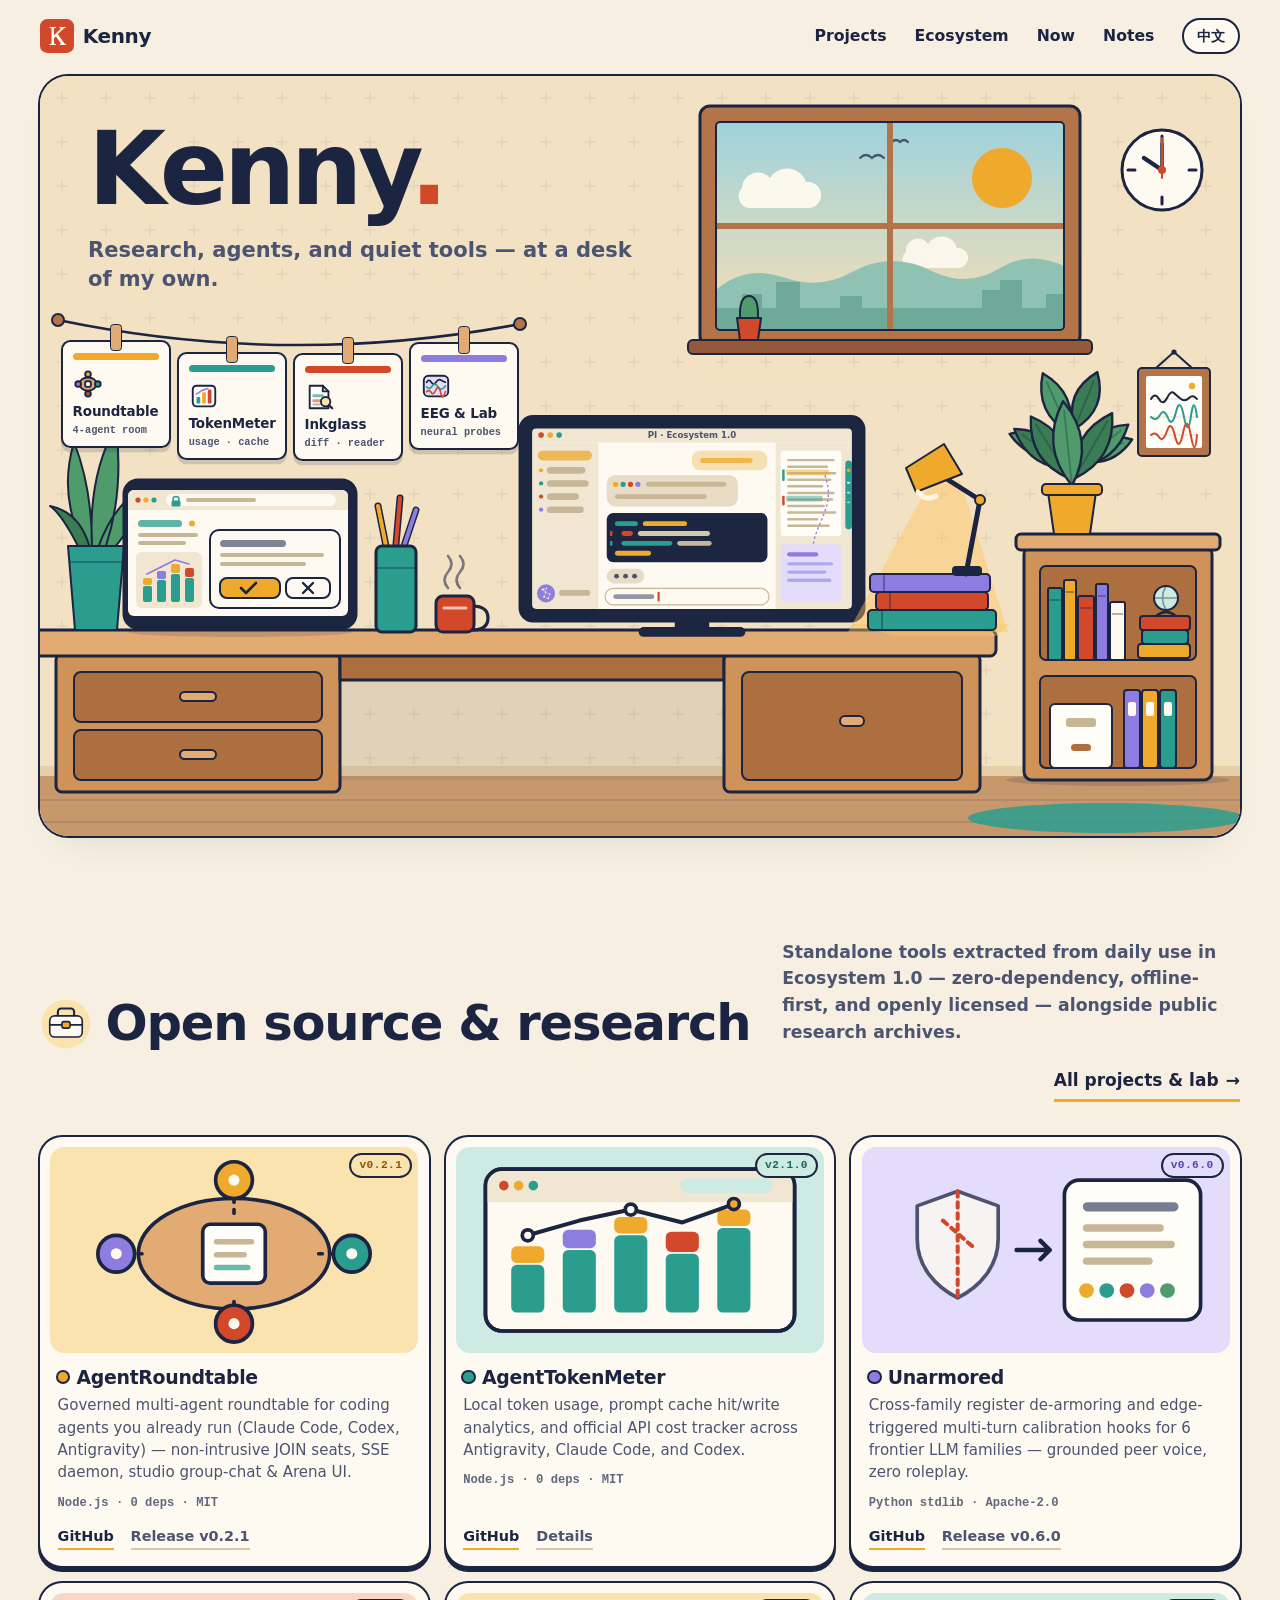
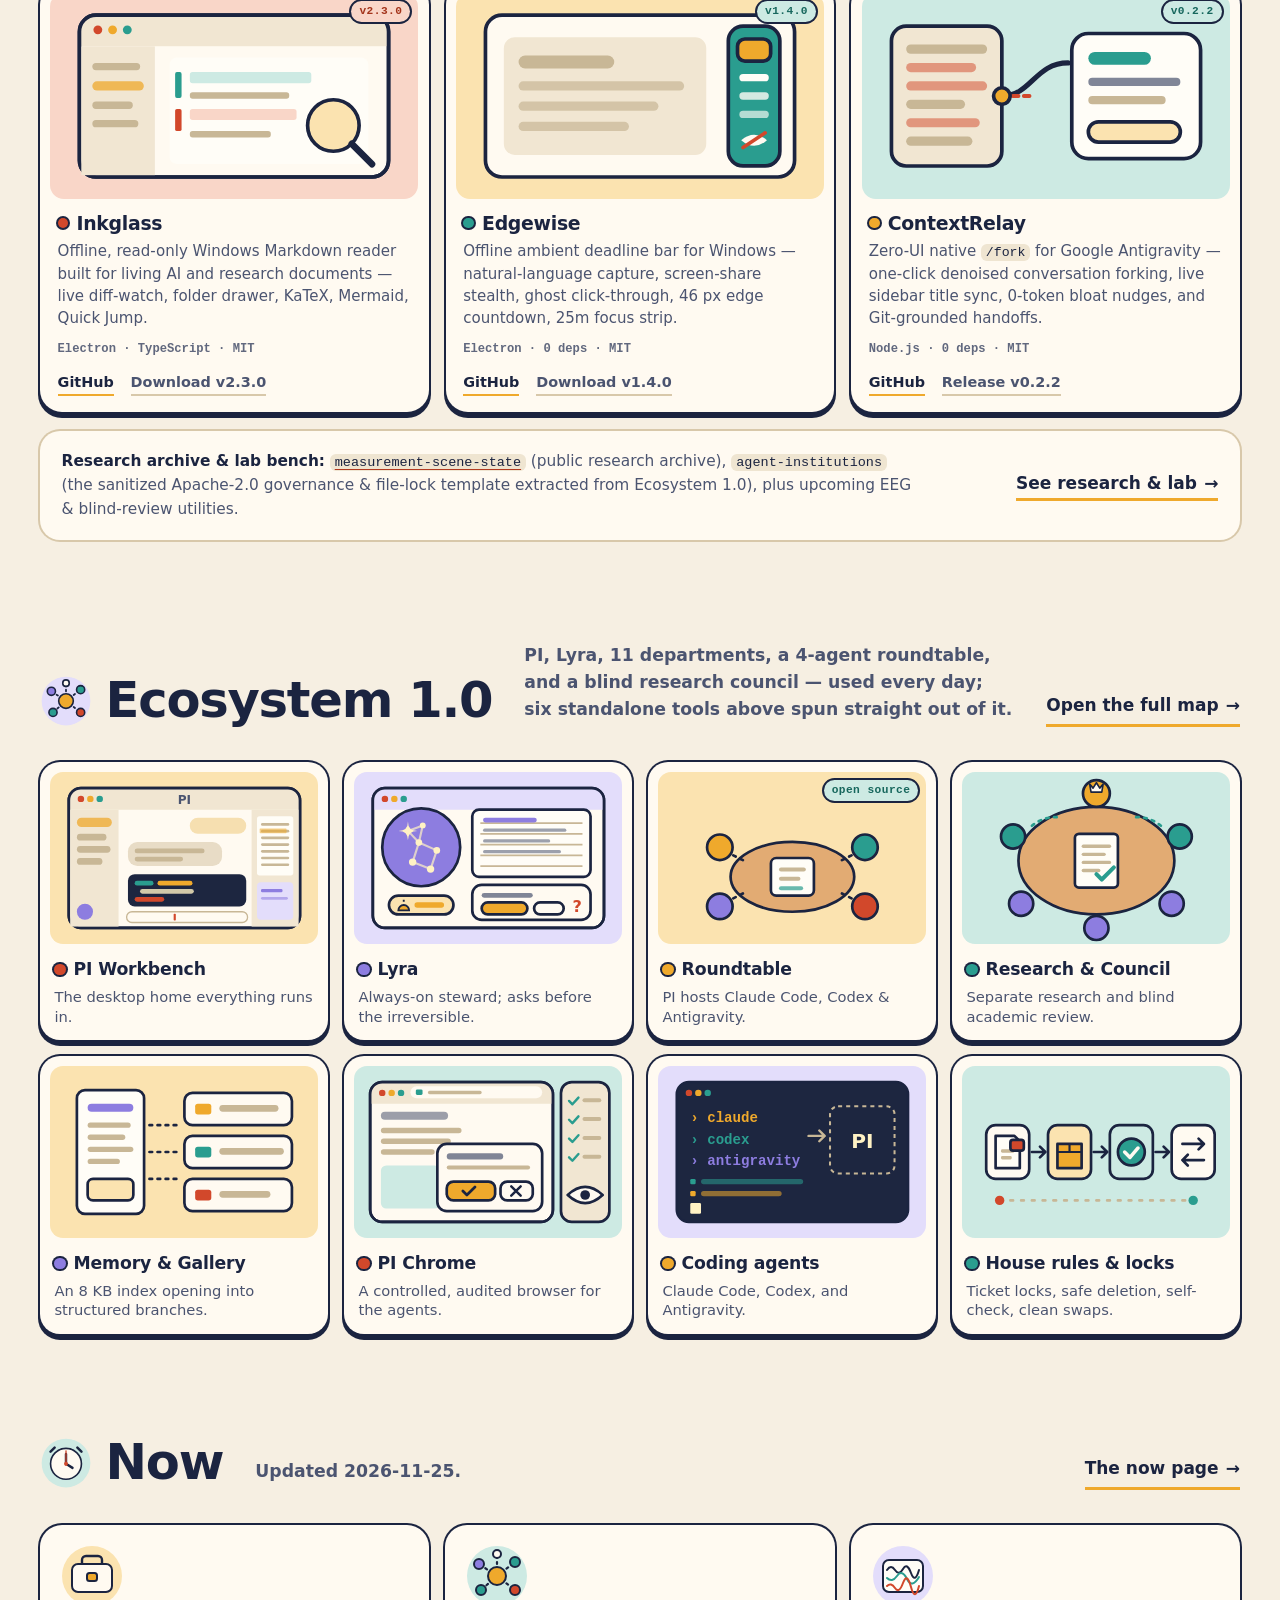
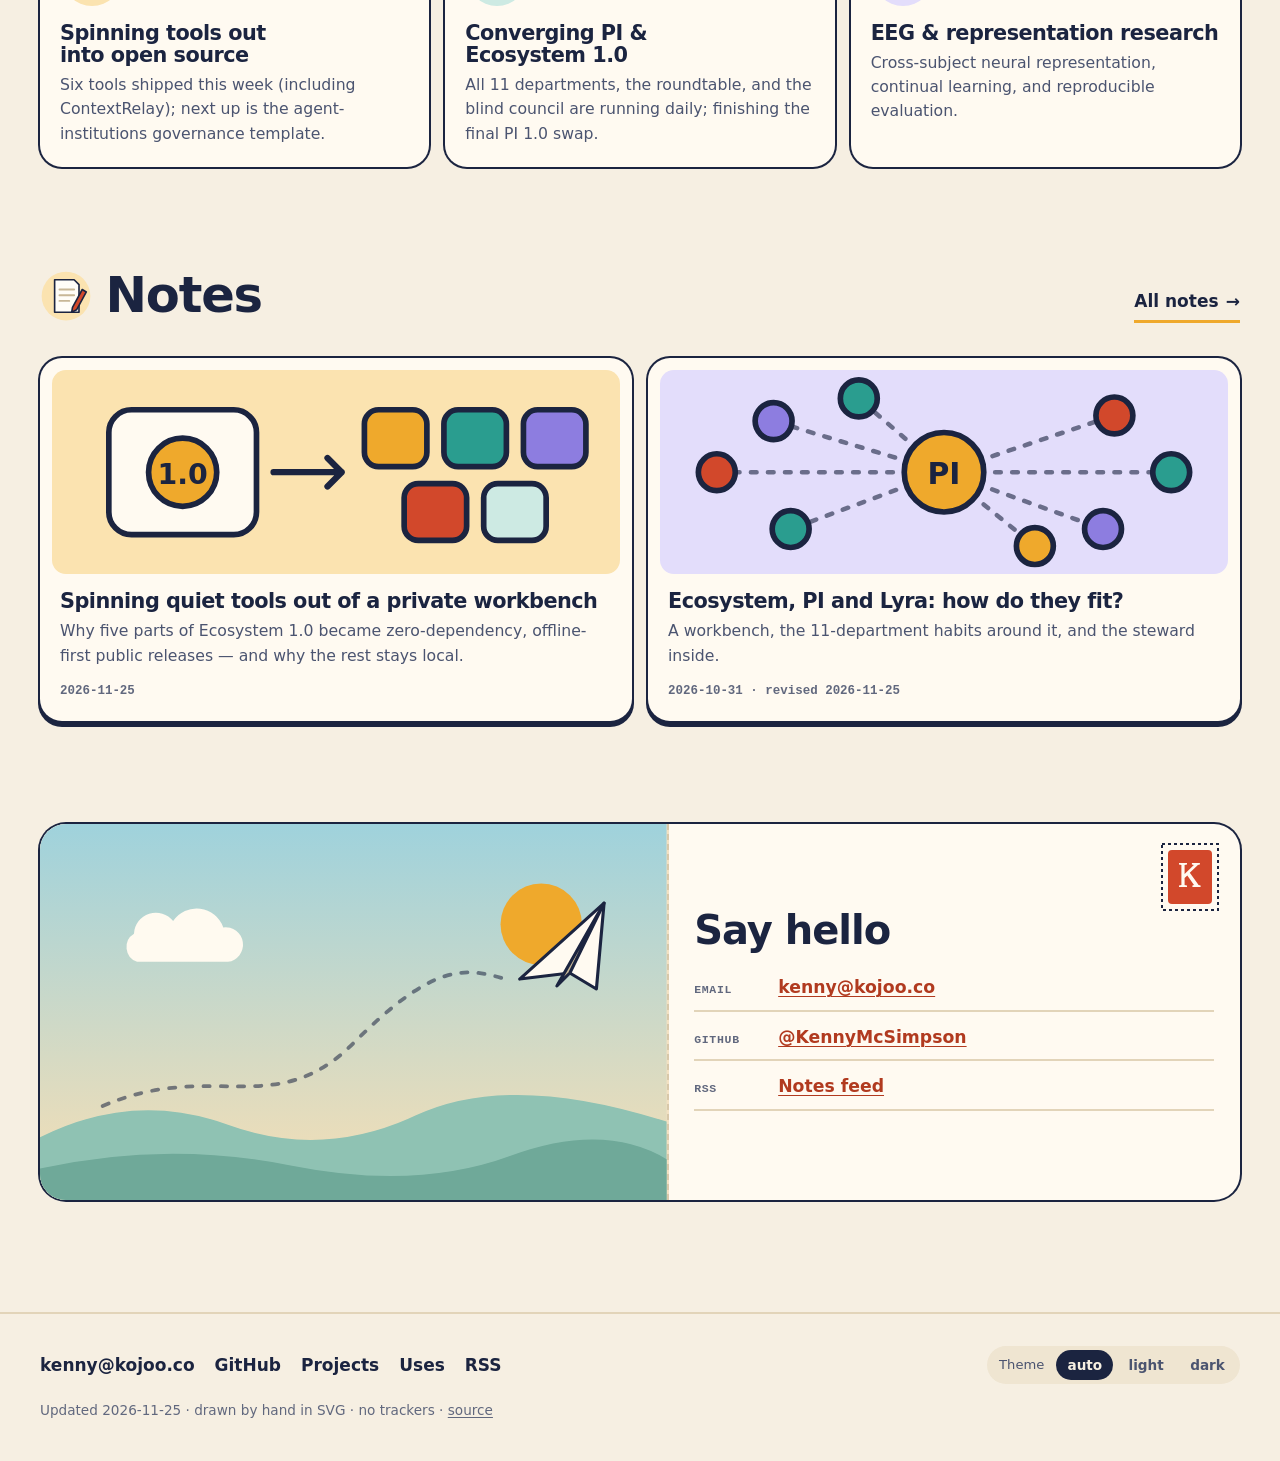
<file: index.html>
<!doctype html>
<html lang="en" data-lang="en" data-title-en="Kenny" data-title-zh="Kenny">
<head>
  <meta charset="utf-8">
  <meta name="viewport" content="width=device-width, initial-scale=1">
  <title>Kenny</title>
  <meta name="description" content="Multi-agent tooling, quiet offline software, research archives, and Ecosystem 1.0 — an illustrated workbench by Kenny. 多代理工具、离线桌面软件、研究归档，以及每天在用的 Ecosystem 1.0 工作台。">
  <meta name="color-scheme" content="light dark">
  <meta name="theme-color" content="#f6efe2" media="(prefers-color-scheme: light)">
  <meta name="theme-color" content="#0d1628" media="(prefers-color-scheme: dark)">
  <link rel="canonical" href="https://kennymcsimpson.github.io/">
  <meta property="og:type" content="website">
  <meta property="og:title" content="Kenny">
  <meta property="og:description" content="Multi-agent tooling, quiet offline software, research archives, and Ecosystem 1.0 — an illustrated workbench by Kenny. 多代理工具、离线桌面软件、研究归档，以及每天在用的 Ecosystem 1.0 工作台。">
  <meta property="og:url" content="https://kennymcsimpson.github.io/">
  <link rel="icon" href="/assets/favicon.svg" type="image/svg+xml">
  <link rel="alternate" type="application/rss+xml" title="Kenny — Notes" href="/feed.xml">
  <script src="/prefs.js"></script>
  <link rel="stylesheet" href="/styles.css">
  <script src="/site.js" defer></script>
</head>
<body data-page="home">
  <a class="skip" href="#main"><span data-l="en">Skip to content</span><span data-l="zh" lang="zh-CN">跳到正文</span></a>
  <header class="site-head wrap">
    <a class="wordmark" href="/"><svg class="seal" viewBox="4 4 56 56" aria-hidden="true" focusable="false"><rect x="4" y="4" width="56" height="56" rx="12"/><path d="M20 17h10v1.8l-3 .6v11.3l11.6-11.2-2.6-.7V17h10v1.8l-2.6.6-10.1 9.7 11 15.3 2.6.7V47H36.7v-1.8l2-.6-8.4-11.9-3.3 3.1v8.8l3 .6V47H20v-1.8l3-.6V19.4l-3-.6z"/></svg>Kenny</a>
    <nav class="site-nav" aria-label="Site">
      <a href="/projects/"><span data-l="en">Projects</span><span data-l="zh" lang="zh-CN">开源</span></a>
      <a href="/ecosystem/">Ecosystem</a>
      <a href="/now/"><span data-l="en">Now</span><span data-l="zh" lang="zh-CN">此刻</span></a>
      <a href="/notes/"><span data-l="en">Notes</span><span data-l="zh" lang="zh-CN">手记</span></a>
    </nav>
    <button class="lang" type="button" data-lang-toggle aria-label="切换到中文"><span data-l="en" lang="zh-CN">中文</span><span data-l="zh" lang="en">EN</span></button>
  </header>

  <main id="main">
    <section class="hero wrap" aria-labelledby="hero-title">
      <div class="hero-grid">
        <div class="scene-title">
          <h1 id="hero-title">Kenny<span class="hi">.</span></h1>
          <p data-l="en">Research, agents, and quiet tools — at a desk of my own.</p><p data-l="zh" lang="zh-CN">多代理、离线工具与研究——在自己改造的工作台里。</p>
        </div>
        <figure class="scene">
          <svg class="scene-svg" viewBox="0 0 1200 760" preserveAspectRatio="xMidYMid meet" aria-hidden="true" focusable="false">
<defs>
  <linearGradient id="sky" x1="0" y1="0" x2="0" y2="1"><stop offset="0" class="sky-a"/><stop offset="1" class="sky-b"/></linearGradient>
  <pattern id="wallp" width="44" height="44" patternUnits="userSpaceOnUse"><path d="M22 17v10M17 22h10" class="s-out" stroke-width="1.6" stroke-linecap="round" opacity=".07"/></pattern>
  <clipPath id="glass"><rect x="676" y="46" width="348" height="208" rx="4"/></clipPath>
  <clipPath id="mon"><rect x="394" y="306" width="392" height="222" rx="6"/></clipPath>
  <clipPath id="tab"><rect x="88" y="414" width="220" height="126" rx="6"/></clipPath>
  <mask id="moon"><rect x="900" y="50" width="120" height="110" fill="#fff"/><circle cx="980" cy="92" r="24" fill="#000"/></mask>
</defs>

<!-- room -->
<rect class="f-wall" width="1200" height="760"/>
<rect fill="url(#wallp)" width="1200" height="700"/>
<rect class="f-wall2" x="0" y="690" width="1200" height="12"/>
<rect class="f-floor" x="0" y="700" width="1200" height="60"/>
<path d="M0 724H1200M0 746H1200" class="nf s-out" stroke-width="2" opacity=".12"/>
<ellipse cx="1066" cy="742" rx="138" ry="15" class="f-rug" opacity=".85"/>

<!-- window -->
<g>
  <rect x="660" y="30" width="380" height="240" rx="10" class="f-frame o"/>
  <rect x="676" y="46" width="348" height="208" rx="4" fill="url(#sky)"/>
  <g clip-path="url(#glass)">
    <g class="day">
      <circle cx="962" cy="102" r="30" class="f-amber"/>
      <path d="M702 112a16 16 0 0 1 28-10a20 20 0 0 1 36 4a13 13 0 0 1 4 26h-62a12 12 0 0 1-6-20z" class="f-cloud" opacity=".95"/>
      <path d="M866 176a12 12 0 0 1 22-8a16 16 0 0 1 29 4a10 10 0 0 1 2 20h-48a9 9 0 0 1-5-16z" class="f-cloud" opacity=".9"/>
      <path d="M820 82q6-6 12 0q6-6 12 0M852 66q4-4 8 0q4-4 8 0" class="nf s-out" stroke-width="2.2" stroke-linecap="round" opacity=".7"/>
    </g>
    <g class="night">
      <circle cx="700" cy="70" r="1.6" class="f-star a-twinkle" style="animation-delay:0s"/><circle cx="742" cy="118" r="1.2" class="f-star a-twinkle" style="animation-delay:1.1s"/><circle cx="790" cy="64" r="1.4" class="f-star a-twinkle" style="animation-delay:2.2s"/><circle cx="812" cy="132" r="1.1" class="f-star a-twinkle" style="animation-delay:0.6s"/><circle cx="872" cy="74" r="1.5" class="f-star a-twinkle" style="animation-delay:1.7s"/><circle cx="905" cy="140" r="1.1" class="f-star a-twinkle" style="animation-delay:2.6s"/><circle cx="1004" cy="66" r="1.3" class="f-star a-twinkle" style="animation-delay:0.3s"/><circle cx="1010" cy="150" r="1.2" class="f-star a-twinkle" style="animation-delay:1.4s"/><circle cx="884" cy="200" r="1" class="f-star a-twinkle" style="animation-delay:2.9s"/><circle cx="760" cy="176" r="1.1" class="f-star a-twinkle" style="animation-delay:0.9s"/><circle cx="928" cy="182" r="1.3" class="f-star a-twinkle" style="animation-delay:2s"/><circle cx="996" cy="196" r="1" class="f-star a-twinkle" style="animation-delay:1.2s"/><circle cx="690" cy="150" r="1.1" class="f-star a-twinkle" style="animation-delay:2.4s"/>
      <path d="M748 82L768 70M748 82L764 104M768 70L764 104M764 104L792 126M792 126L780 168M780 168L752 150M752 150L764 104" class="nf s-star" stroke-width="1.4" stroke-dasharray="3 4" opacity=".7"/><circle cx="748" cy="82" r="4.2" class="f-star a-twinkle" style="animation-duration:5s"/><circle cx="768" cy="70" r="2" class="f-star"/><circle cx="764" cy="104" r="2.2" class="f-star"/><circle cx="792" cy="126" r="2.3" class="f-star"/><circle cx="780" cy="168" r="2.6" class="f-star"/><circle cx="752" cy="150" r="2.6" class="f-star"/>
      <circle cx="966" cy="98" r="24" class="f-star" mask="url(#moon)"/>
    </g>
    <path d="M676 254V214q30-26 70-12q34 12 66-6q40-22 82 0q34 16 66-4q30-18 64-2V254z" class="f-hill"/>
    <path d="M676 254v-22h26v-14h20v14h14v-26h24v26h40v-12h22v12h120v-18h18v-10h22v28h24v-14h18v14h22v22z" class="f-hill2"/>
    <g class="night">
      <rect x="708" y="224" width="5" height="6" rx="1" class="f-amber" opacity=".9"/><rect x="740" y="216" width="5" height="6" rx="1" class="f-amber" opacity=".9"/><rect x="744" y="228" width="5" height="6" rx="1" class="f-amber" opacity=".9"/><rect x="790" y="238" width="5" height="6" rx="1" class="f-amber" opacity=".9"/><rect x="912" y="232" width="5" height="6" rx="1" class="f-amber" opacity=".9"/><rect x="930" y="222" width="5" height="6" rx="1" class="f-amber" opacity=".9"/><rect x="968" y="234" width="5" height="6" rx="1" class="f-amber" opacity=".9"/><rect x="990" y="240" width="5" height="6" rx="1" class="f-amber" opacity=".9"/>
    </g>
  </g>
  <rect x="847" y="46" width="6" height="208" class="f-frame"/>
  <rect x="676" y="147" width="348" height="6" class="f-frame"/>
  <rect x="676" y="46" width="348" height="208" rx="4" class="nf o2"/>
  <rect x="648" y="264" width="404" height="14" rx="5" class="f-frame2 o2"/>
  <!-- a cactus on the sill -->
  <path d="M700 238q0-18 9-18t9 18v4h-18z" class="f-plant o2"/>
  <path d="M697 242h24l-3 22h-18z" class="f-verm o2"/>
</g>

<!-- clock -->
<g>
  <circle cx="1122" cy="94" r="40" class="f-card o"/>
  <path d="M1122 60v7M1122 121v7M1088 94h7M1149 94h7" class="nf s-out" stroke-width="3" stroke-linecap="round"/>
  <path d="M1122 94L1104 82" class="nf s-out a-tick-slow" stroke-width="4.5" stroke-linecap="round" style="transform-origin:1122px 94px"/>
  <path d="M1122 94L1122 68" class="nf s-out" stroke-width="3.5" stroke-linecap="round"/>
  <path d="M1122 102L1122 62" class="nf s-verm a-tick" stroke-width="2" stroke-linecap="round" style="transform-origin:1122px 94px"/>
  <circle cx="1122" cy="94" r="4" class="f-verm"/>
</g>

<!-- clothesline -->
<g class="wide-only"><path d="M18 244Q249 292 480 248" class="nf s-out" stroke-width="2.5"/>
<circle cx="18" cy="244" r="6" class="f-frame o2"/><circle cx="480" cy="248" r="6" class="f-frame o2"/></g>

<!-- desk -->
<g>
  <rect x="16" y="578" width="284" height="138" rx="6" class="f-desk o"/>
  <rect x="34" y="596" width="248" height="50" rx="7" class="f-desk2 o2"/><rect x="34" y="654" width="248" height="50" rx="7" class="f-desk2 o2"/>
  <rect x="140" y="616" width="36" height="9" rx="4.5" class="f-desk3 o2"/><rect x="140" y="674" width="36" height="9" rx="4.5" class="f-desk3 o2"/>
  <rect x="300" y="578" width="384" height="26" class="f-desk2 o"/>
  <rect x="300" y="604" width="384" height="100" class="f-out" opacity=".08"/>
  <rect x="684" y="578" width="256" height="138" rx="6" class="f-desk o"/>
  <rect x="702" y="596" width="220" height="108" rx="7" class="f-desk2 o2"/>
  <rect x="800" y="640" width="24" height="10" rx="5" class="f-desk3 o2"/>
  <rect x="-10" y="554" width="966" height="26" rx="6" class="f-desk3 o"/>
</g>

<!-- a tall plant at the left edge -->
<g>
  <path d="M44 470q-26-50-10-104q18 46 18 104zM52 470q-4-70 24-120q8 64-10 120zM58 472q16-46 52-66q-14 44-40 70z" class="f-plant o2"/>
  <path d="M40 474q-18-36-30-44q30 6 40 42z" class="f-plant2 o2"/>
  <path d="M28 470h56l-7 84h-42z" class="f-teal o2"/>
  <path d="M30 486h52" class="nf s-out" stroke-width="2" opacity=".35"/>
</g>

<!-- tablet: AgentTokenMeter + PI Chrome confirmation gate -->
<g>
  <ellipse cx="200" cy="556" rx="112" ry="5" class="f-shadow"/>
  <path d="M236 552l22-96l18 2l-12 94z" class="f-bezel o2"/>
  <rect x="84" y="404" width="232" height="148" rx="14" class="f-bezel o"/>
  <g clip-path="url(#tab)">
    <rect x="88" y="414" width="220" height="126" class="f-screen"/>
    <rect x="88" y="414" width="220" height="20" class="f-ui1"/>
    <circle cx="98" cy="424" r="2.6" class="f-verm"/><circle cx="106" cy="424" r="2.6" class="f-amber"/><circle cx="114" cy="424" r="2.6" class="f-teal"/>
    <rect x="126" y="418" width="170" height="12" rx="6" class="f-card"/>
    <path d="M133 427v-3.5a3 3 0 0 1 6 0V427" class="nf s-teal" stroke-width="1.6"/><rect x="131.5" y="424.5" width="9" height="6" rx="1.5" class="f-teal"/>
    <rect x="146" y="422" width="70" height="4" rx="2" class="f-uil"/>
    <rect x="98" y="444" width="44" height="7" rx="3.5" class="f-teal" opacity=".75"/><circle cx="152" cy="447.5" r="3" class="f-amber"/>
    <rect x="98" y="457" width="60" height="4" rx="2" class="f-uil"/><rect x="98" y="465" width="48" height="4" rx="2" class="f-uil"/>
    <rect x="96" y="476" width="66" height="56" rx="6" class="f-ui1"/>
    <rect x="103" y="510" width="9" height="16" rx="2" class="f-teal"/><rect x="103" y="502" width="9" height="7" rx="2" class="f-amber"/>
    <rect x="117" y="504" width="9" height="22" rx="2" class="f-teal"/><rect x="117" y="495" width="9" height="8" rx="2" class="f-lav"/>
    <rect x="131" y="498" width="9" height="28" rx="2" class="f-teal"/><rect x="131" y="488" width="9" height="9" rx="2" class="f-amber"/>
    <rect x="145" y="502" width="9" height="24" rx="2" class="f-teal"/><rect x="145" y="492" width="9" height="9" rx="2" class="f-verm"/>
    <path d="M107 498L121 491L135 484L149 488" class="nf s-lav" stroke-width="1.7" stroke-linecap="round" stroke-linejoin="round"/>
    <rect x="170" y="454" width="130" height="78" rx="9" class="f-card o2"/>
    <rect x="180" y="464" width="66" height="7" rx="3.5" class="f-ink2" opacity=".7"/>
    <rect x="180" y="477" width="104" height="4" rx="2" class="f-uil"/><rect x="180" y="486" width="86" height="4" rx="2" class="f-uil"/>
    <g class="a-pulse"><rect x="180" y="502" width="60" height="20" rx="7" class="f-amber o2"/><path d="M201 512l5 5l10-10" class="nf s-out" stroke-width="2.6" stroke-linecap="round" stroke-linejoin="round"/></g>
    <rect x="246" y="502" width="44" height="20" rx="7" class="f-card o2"/>
    <path d="M263 507l10 10M273 507l-10 10" class="nf s-out" stroke-width="2.4" stroke-linecap="round"/>
  </g>
</g>

<!-- a pencil cup -->
<g>
  <path d="M346 470l-8-40M356 468l4-46M364 470l12-36" class="nf s-out" stroke-width="7" stroke-linecap="round"/>
  <path d="M346 470l-8-40" class="nf s-amber" stroke-width="4" stroke-linecap="round"/><path d="M356 468l4-46" class="nf s-verm" stroke-width="4" stroke-linecap="round"/><path d="M364 470l12-36" class="nf s-lav" stroke-width="4" stroke-linecap="round"/>
  <rect x="336" y="470" width="40" height="86" rx="6" class="f-teal o"/>
  <path d="M336 492h40" class="nf s-out" stroke-width="2" opacity=".35"/>
</g>

<!-- a mug -->
<g transform="translate(66 0)">
  <path d="M342 512q-7-8 0-16t0-16M354 512q-7-8 0-16t0-16" class="nf s-out a-steam" stroke-width="2.6" stroke-linecap="round" opacity=".55"/>
  <path d="M366 530q16 0 16 12t-16 12" class="nf s-out" stroke-width="3.2"/>
  <rect x="330" y="520" width="38" height="36" rx="7" class="f-verm o"/>
  <path d="M338 532h22" class="nf" stroke="#fffaf1" stroke-width="3" stroke-linecap="round" opacity=".7"/>
</g>

<!-- the monitor: PI Ecosystem 1.0 + Lyra + Roundtable + Inkglass + Edgewise -->
<g transform="translate(652 560) scale(.82) translate(-590 -560)">
  <rect x="570" y="540" width="40" height="18" class="f-bezel o2"/>
  <rect x="526" y="550" width="128" height="10" rx="5" class="f-bezel o2"/>
  <rect x="380" y="292" width="420" height="250" rx="16" class="f-bezel o"/>
  <g clip-path="url(#mon)">
    <rect x="394" y="306" width="392" height="222" class="f-screen"/>
    <rect x="394" y="306" width="392" height="18" class="f-ui1"/>
    <circle cx="406" cy="315" r="3.4" class="f-verm"/><circle cx="417" cy="315" r="3.4" class="f-amber"/><circle cx="428" cy="315" r="3.4" class="f-teal"/>
    <text x="590" y="319" text-anchor="middle" class="f-ink2" font-family="ui-rounded,'Segoe UI',system-ui,sans-serif" font-size="10.5" font-weight="800">PI · Ecosystem 1.0</text>
    <rect x="394" y="324" width="82" height="204" class="f-ui1"/>
    <rect x="402" y="334" width="66" height="12" rx="6" class="f-amber" opacity=".75"/>
    <circle cx="406" cy="358" r="2.6" class="f-amber"/><rect x="413" y="354" width="47" height="8" rx="4" class="f-uil"/>
    <circle cx="406" cy="374" r="2.6" class="f-teal"/><rect x="413" y="370" width="51" height="8" rx="4" class="f-uil"/>
    <circle cx="406" cy="390" r="2.6" class="f-verm"/><rect x="413" y="386" width="39" height="8" rx="4" class="f-uil"/>
    <circle cx="406" cy="406" r="2.6" class="f-lav"/><rect x="413" y="402" width="45" height="8" rx="4" class="f-uil"/>
    <circle cx="412" cy="508" r="11" class="f-lav"/><path d="M408.26 503.38L412.44 501.84M408.26 503.38L411.34 506.68M412.44 501.84L411.34 506.68M411.34 506.68L416.4 508.88M416.4 508.88L414.64 514.16M414.64 514.16L409.58 512.18M409.58 512.18L411.34 506.68" class="nf s-star" stroke-width="0.7" stroke-linecap="round" opacity=".7"/><path d="M408.26 500.74Q408.26 503.38 410.9 503.38Q408.26 503.38 408.26 506.02Q408.26 503.38 405.62 503.38Q408.26 503.38 408.26 500.74z" class="f-star"/><circle cx="408.26" cy="503.38" r="0.77" class="f-star"/><circle cx="412.44" cy="501.84" r="0.82" class="f-star"/><circle cx="411.34" cy="506.68" r="0.94" class="f-star"/><circle cx="416.4" cy="508.88" r="0.94" class="f-star"/><circle cx="414.64" cy="514.16" r="1.04" class="f-star"/><circle cx="409.58" cy="512.18" r="1.04" class="f-star"/>
    <rect x="428" y="504" width="38" height="7" rx="3.5" class="f-uil"/>
    <!-- chat + 4-agent Roundtable seats -->
    <rect x="590" y="334" width="92" height="24" rx="10" class="f-ui2"/><rect x="600" y="343" width="64" height="6" rx="3" class="f-amber" opacity=".75"/>
    <rect x="486" y="364" width="160" height="38" rx="10" class="f-ui3"/>
    <circle cx="497" cy="375" r="3.2" class="f-amber"/><circle cx="506" cy="375" r="3.2" class="f-teal"/><circle cx="515" cy="375" r="3.2" class="f-verm"/><circle cx="524" cy="375" r="3.2" class="f-lav"/>
    <rect x="534" y="372" width="98" height="6" rx="3" class="f-uil"/><rect x="496" y="387" width="112" height="6" rx="3" class="f-uil"/>
    <rect x="486" y="410" width="196" height="60" rx="8" class="f-code"/>
    <rect x="496" y="420" width="28" height="6" rx="3" class="f-teal"/><rect x="530" y="420" width="54" height="6" rx="3" class="f-amber"/>
    <rect x="490" y="432" width="3" height="6" rx="1" class="f-verm"/><rect x="504" y="432" width="14" height="6" rx="3" class="f-verm"/><rect x="524" y="432" width="88" height="6" rx="3" class="f-star" opacity=".8"/>
    <rect x="490" y="444" width="3" height="6" rx="1" class="f-teal"/><rect x="504" y="444" width="62" height="6" rx="3" class="f-teal"/><rect x="572" y="444" width="42" height="6" rx="3" class="f-uil"/>
    <rect x="496" y="456" width="44" height="6" rx="3" class="f-amber"/>
    <rect x="486" y="478" width="46" height="18" rx="9" class="f-ui3"/>
    <circle cx="498" cy="487" r="3" class="f-ink2 a-dot"/><circle cx="509" cy="487" r="3" class="f-ink2 a-dot" style="animation-delay:.18s"/><circle cx="520" cy="487" r="3" class="f-ink2 a-dot" style="animation-delay:.36s"/>
    <rect x="484" y="502" width="200" height="20" rx="10" class="f-card s-uil" stroke-width="1.5"/>
    <rect x="494" y="509" width="50" height="6" rx="3" class="f-ink2" opacity=".6"/>
    <rect x="548" y="506" width="2.6" height="12" rx="1" class="f-verm a-blink"/>
    <!-- reading / Inkglass diff panel + Edgewise edge strip -->
    <rect x="692" y="324" width="94" height="204" class="f-ui1"/>
    <rect x="698" y="334" width="74" height="104" rx="3" class="f-paper"/>
    <rect x="706" y="344" width="58" height="3" rx="1.5" class="f-uil"/><rect x="706" y="352" width="50" height="3" rx="1.5" class="f-uil"/><rect x="706" y="360" width="60" height="3" rx="1.5" class="f-uil"/><rect x="706" y="368" width="54" height="3" rx="1.5" class="f-uil"/><rect x="706" y="376" width="44" height="3" rx="1.5" class="f-uil"/><rect x="706" y="384" width="58" height="3" rx="1.5" class="f-uil"/><rect x="706" y="392" width="56" height="3" rx="1.5" class="f-uil"/><rect x="706" y="400" width="46" height="3" rx="1.5" class="f-uil"/><rect x="706" y="408" width="60" height="3" rx="1.5" class="f-uil"/><rect x="706" y="416" width="38" height="3" rx="1.5" class="f-uil"/><rect x="706" y="424" width="52" height="3" rx="1.5" class="f-uil"/>
    <rect x="700" y="357" width="3" height="14" rx="1" class="f-teal"/><rect x="705" y="357" width="52" height="7" rx="1" class="f-amber" opacity=".5"/>
    <rect x="700" y="389" width="3" height="12" rx="1" class="f-verm"/><rect x="705" y="389" width="44" height="7" rx="1" class="f-teal" opacity=".45"/>
    <path d="M752 364C766 400 742 420 738 448" class="nf s-lav" stroke-width="1.6" stroke-dasharray="3 3"/>
    <rect x="698" y="448" width="74" height="70" rx="6" class="f-lav-soft"/>
    <rect x="706" y="458" width="38" height="5" rx="2.5" class="f-lav"/><rect x="706" y="470" width="56" height="4" rx="2" class="f-lav" opacity=".55"/><rect x="706" y="480" width="48" height="4" rx="2" class="f-lav" opacity=".55"/><rect x="706" y="490" width="54" height="4" rx="2" class="f-lav" opacity=".55"/>
    <rect x="777" y="346" width="8" height="84" rx="4" class="f-teal"/>
    <circle cx="781" cy="358" r="2.2" class="f-amber a-pulse"/>
    <rect x="779" y="372" width="4" height="2.2" rx="1" class="f-paper" opacity=".9"/>
    <rect x="779" y="384" width="4" height="2.2" rx="1" class="f-paper" opacity=".7"/>
    <rect x="779" y="396" width="4" height="2.2" rx="1" class="f-paper" opacity=".55"/>
  </g>
  <rect x="394" y="306" width="392" height="222" rx="6" class="nf o2"/>
</g>

<!-- books and a lamp -->
<g transform="translate(20 0)">
  <path d="M836 560L790 548L950 548L936 560z" class="f-glow a-lamp"/>
  <path d="M868 410L788 556L948 556L900 404z" class="f-glow a-lamp"/>
  <rect x="808" y="534" width="128" height="20" rx="4" class="f-teal o2"/><rect x="816" y="516" width="112" height="18" rx="4" class="f-verm o2"/><rect x="810" y="498" width="120" height="18" rx="4" class="f-lav o2"/>
  <path d="M822 534v20M830 516v18M824 498v18" class="nf s-out" stroke-width="2" opacity=".4"/>
  <path d="M906 498l14-74l-38-24" class="nf s-out" stroke-width="5" stroke-linecap="round" stroke-linejoin="round"/>
  <circle cx="920" cy="424" r="5" class="f-amber o2"/>
  <rect x="892" y="490" width="30" height="10" rx="4" class="f-out"/>
  <path d="M846 392l38-24l18 30l-46 18z" class="f-amber o2"/>
  <path d="M858 416q8 10 18 4" class="nf" stroke="#fff6dd" stroke-width="5" stroke-linecap="round"/>
</g>

<!-- bookcase, plant, and framed 3-channel neural waveform print -->
<g>
  <ellipse cx="1078" cy="704" rx="112" ry="6" class="f-shadow"/>
  <rect x="984" y="470" width="188" height="234" rx="8" class="f-desk o"/>
  <rect x="976" y="458" width="204" height="16" rx="5" class="f-desk3 o"/>
  <rect x="1000" y="490" width="156" height="94" rx="6" class="f-desk2 o2"/>
  <rect x="1000" y="600" width="156" height="92" rx="6" class="f-desk2 o2"/>
  <rect x="1008" y="512" width="14" height="72" rx="2" class="f-teal o2"/><path d="M1010 524h10" class="nf s-out" stroke-width="2" opacity=".35"/><rect x="1024" y="504" width="12" height="80" rx="2" class="f-amber o2"/><path d="M1026 516h8" class="nf s-out" stroke-width="2" opacity=".35"/><rect x="1038" y="520" width="16" height="64" rx="2" class="f-verm o2"/><path d="M1040 532h12" class="nf s-out" stroke-width="2" opacity=".35"/><rect x="1056" y="508" width="12" height="76" rx="2" class="f-lav o2"/><path d="M1058 520h8" class="nf s-out" stroke-width="2" opacity=".35"/><rect x="1070" y="526" width="15" height="58" rx="2" class="f-card o2"/><path d="M1072 538h11" class="nf s-out" stroke-width="2" opacity=".35"/>
  <rect x="1098" y="568" width="52" height="14" rx="3" class="f-amber o2"/><rect x="1102" y="554" width="46" height="14" rx="3" class="f-teal o2"/><rect x="1100" y="540" width="50" height="14" rx="3" class="f-verm o2"/>
  <path d="M1116 540q10-8 20 0" class="nf s-out" stroke-width="2.5" stroke-linecap="round"/>
  <circle cx="1126" cy="522" r="12" class="f-teal-soft o2"/><path d="M1114 522h24M1126 510q-7 12 0 24" class="nf s-out" stroke-width="1.6" opacity=".45"/>
  <rect x="1010" y="628" width="62" height="64" rx="5" class="f-paper o2"/><rect x="1026" y="642" width="30" height="9" rx="3" class="f-uil"/><rect x="1031" y="668" width="20" height="7" rx="3.5" class="f-desk2"/>
  <rect x="1084" y="614" width="16" height="78" rx="3" class="f-lav o2"/><rect x="1088" y="626" width="8" height="14" rx="2" class="f-card"/><rect x="1102" y="614" width="16" height="78" rx="3" class="f-amber o2"/><rect x="1106" y="626" width="8" height="14" rx="2" class="f-card"/><rect x="1120" y="614" width="16" height="78" rx="3" class="f-teal o2"/><rect x="1124" y="626" width="8" height="14" rx="2" class="f-card"/>
  <g transform="translate(1032 412) scale(1.18) translate(-1032 -412)">
  <path d="M1032 412V356" class="nf s-out" stroke-width="3" stroke-linecap="round" opacity=".55"/>
  <g transform="translate(1028 384) rotate(-70)"><path d="M0 0q18 -26 0 -52q-18 26 0 52z" class="f-plant o2"/><path d="M0 -3V-44" class="nf s-out" stroke-width="1.6" stroke-linecap="round" opacity=".3"/></g><g transform="translate(1036 388) rotate(70)"><path d="M0 0q18 -25 0 -50q-18 25 0 50z" class="f-plant o2"/><path d="M0 -3V-42" class="nf s-out" stroke-width="1.6" stroke-linecap="round" opacity=".3"/></g>
  <g transform="translate(1030 396) rotate(-54)"><path d="M0 0q20 -29 0 -58q-20 29 0 58z" class="f-plant2 o2"/><path d="M0 -3V-50" class="nf s-out" stroke-width="1.6" stroke-linecap="round" opacity=".3"/></g><g transform="translate(1034 394) rotate(52)"><path d="M0 0q20 -29 0 -58q-20 29 0 58z" class="f-plant o2"/><path d="M0 -3V-50" class="nf s-out" stroke-width="1.6" stroke-linecap="round" opacity=".3"/></g>
  <g transform="translate(1030 404) rotate(-32)"><path d="M0 0q22 -31 0 -62q-22 31 0 62z" class="f-plant2 o2"/><path d="M0 -3V-54" class="nf s-out" stroke-width="1.6" stroke-linecap="round" opacity=".3"/></g><g transform="translate(1034 404) rotate(30)"><path d="M0 0q22 -32 0 -64q-22 32 0 64z" class="f-plant2 o2"/><path d="M0 -3V-56" class="nf s-out" stroke-width="1.6" stroke-linecap="round" opacity=".3"/></g>
  <g transform="translate(1030 366) rotate(-24)"><path d="M0 0q20 -28 0 -56q-20 28 0 56z" class="f-plant o2"/><path d="M0 -3V-48" class="nf s-out" stroke-width="1.6" stroke-linecap="round" opacity=".3"/></g><g transform="translate(1034 362) rotate(22)"><path d="M0 0q20 -26 0 -52q-20 26 0 52z" class="f-plant2 o2"/><path d="M0 -3V-44" class="nf s-out" stroke-width="1.6" stroke-linecap="round" opacity=".3"/></g>
  <g transform="translate(1032 410) rotate(-6)"><path d="M0 0q24 -36 0 -72q-24 36 0 72z" class="f-plant o2"/><path d="M0 -3V-64" class="nf s-out" stroke-width="1.6" stroke-linecap="round" opacity=".3"/></g>
  </g>
  <path d="M1008 416h48l-6 42h-36z" class="f-amber o2"/>
  <rect x="1002" y="408" width="60" height="11" rx="4" class="f-amber o2"/>
  <path d="M1116 292L1134 276L1152 292" class="nf s-out" stroke-width="2" stroke-linecap="round" stroke-linejoin="round"/><circle cx="1134" cy="276" r="2.6" class="f-out"/>
  <rect x="1098" y="292" width="72" height="88" rx="4" class="f-frame o2"/><rect x="1106" y="300" width="56" height="72" rx="2" class="f-paper"/>
  <path d="M1111 323h46M1111 341h46M1111 359h46" class="nf s-uil" stroke-width="1" opacity=".45"/>
  <path d="M1111 323q4-7 8 0t8-1t7-5t7 6t8-1t8 1" class="nf s-out" stroke-width="2" stroke-linecap="round"/>
  <path d="M1111 341q5 5 9-2t8 3t8-6t8 5t7-1t6 1" class="nf s-teal" stroke-width="2" stroke-linecap="round"/>
  <path d="M1111 359q4-4 8 2t8-6t8 5t8-3t8 3t6-1" class="nf s-verm" stroke-width="2" stroke-linecap="round"/>
  <circle cx="1152" cy="310" r="3.2" class="f-amber"/>
</g>
</svg>
          <figcaption class="sr-only"><span data-l="en">A drawing of my workbench: PI Ecosystem 1.0 open on the monitor with Lyra, a 4-agent roundtable thread, an Inkglass diff-watch reading pane, and an Edgewise countdown strip on the edge; a tablet showing a local token meter and confirmation card; four pinned focus cards overhead; a framed neural waveform print on the wall; and a window looking out at the day sky or Lyra constellation at night.</span><span data-l="zh" lang="zh-CN">我的工作台：显示器上开着 PI Ecosystem 1.0、Lyra、四代理圆桌对话、带实时差异条的阅读面板与贴在屏边的 Edgewise 倒计时条；平板上是本地用量图表和确认卡片；绳上挂着四张主题卡片；墙上是三通道脑电波形挂画；窗外白昼晴空、入夜是天琴座。</span></figcaption>
        </figure>
        <ul class="jobs" aria-label="Pinned workbench themes">
          <li style="--x:1.75;--y:34.7;--d:0s;--g:0s"><a class="job" href="/projects/#agentroundtable" style="--c:var(--amber)"><span class="band"></span><svg viewBox="0 0 32 32" class="art" aria-hidden="true"><ellipse cx="16" cy="16" rx="9" ry="7" class="f-desk3 o2"/><rect x="13" y="13" width="6" height="6" rx="1.2" class="f-paper o2"/><circle cx="16" cy="5.5" r="3" class="f-amber o2"/><circle cx="26.5" cy="16" r="3" class="f-teal o2"/><circle cx="16" cy="26.5" r="3" class="f-verm o2"/><circle cx="5.5" cy="16" r="3" class="f-lav o2"/></svg><b><span data-l="en">Roundtable</span><span data-l="zh" lang="zh-CN">圆桌协同</span></b><small><span data-l="en">4-agent room</span><span data-l="zh" lang="zh-CN">多代理 · 零依赖</span></small></a></li>
          <li style="--x:11.42;--y:36.3;--d:-1.6s;--g:3s"><a class="job" href="/projects/#agenttokenmeter" style="--c:var(--teal)"><span class="band"></span><svg viewBox="0 0 32 32" class="art" aria-hidden="true"><rect x="4" y="5" width="24" height="22" rx="4" class="f-paper o2"/><rect x="8" y="17" width="4" height="7" rx="1" class="f-teal"/><rect x="14" y="12" width="4" height="12" rx="1" class="f-amber"/><rect x="20" y="9" width="4" height="15" rx="1" class="f-verm"/><path d="M8 14l6-4l6-2" class="nf s-lav" stroke-width="1.8" stroke-linecap="round" stroke-linejoin="round"/></svg><b><span data-l="en">TokenMeter</span><span data-l="zh" lang="zh-CN">用量账本</span></b><small><span data-l="en">usage · cache</span><span data-l="zh" lang="zh-CN">缓存 · 成本</span></small></a></li>
          <li style="--x:21.08;--y:36.4;--d:-3.1s;--g:6s"><a class="job" href="/projects/#inkglass" style="--c:var(--verm)"><span class="band"></span><svg viewBox="0 0 32 32" class="art" aria-hidden="true"><path d="M5 4h14l6 6v18H5z" class="f-paper o2"/><path d="M19 4v6h6" class="nf o2"/><rect x="8" y="13" width="12" height="3.2" rx="1" class="f-teal" opacity=".65"/><rect x="8" y="18.5" width="10" height="3.2" rx="1" class="f-verm" opacity=".55"/><path d="M9 24h8" class="nf s-uil" stroke-width="2" stroke-linecap="round"/><circle cx="22" cy="21" r="5" class="f-amber-soft o2"/><path d="M25.5 24.5l3.5 3.5" class="nf s-out" stroke-width="2.4" stroke-linecap="round"/></svg><b><span data-l="en">Inkglass</span><span data-l="zh" lang="zh-CN">离线阅读</span></b><small><span data-l="en">diff · reader</span><span data-l="zh" lang="zh-CN">差异 · 文档</span></small></a></li>
          <li style="--x:30.75;--y:35;--d:-4.4s;--g:9s"><a class="job" href="/projects/#lab" style="--c:var(--lav)"><span class="band"></span><svg viewBox="0 0 32 32" class="art" aria-hidden="true"><rect x="3" y="5" width="26" height="22" rx="5" class="f-lav-soft o2"/><path d="M6 12q2.5-4 5 0t5 0t5-2.5t5 2.5" class="nf s-out" stroke-width="1.8" stroke-linecap="round"/><path d="M6 17q3 3.5 6-1t6 1t8-1" class="nf s-teal" stroke-width="1.8" stroke-linecap="round"/><path d="M6 22q3-2.5 5 1t5-3t5 3t5-1" class="nf s-verm" stroke-width="1.8" stroke-linecap="round"/></svg><b><span data-l="en">EEG &amp; Lab</span><span data-l="zh" lang="zh-CN">神经研究</span></b><small><span data-l="en">neural probes</span><span data-l="zh" lang="zh-CN">脑电 · 表征</span></small></a></li>
        </ul>
      </div>
    </section>

    <section class="sec wrap" id="projects" aria-labelledby="proj-h">
      <div class="sec-head">
        <div class="t"><svg viewBox="0 0 64 64" class="art sticker" aria-hidden="true" focusable="false"><circle cx="32" cy="32" r="30" class="f-amber-soft"/><rect x="12" y="22" width="40" height="26" rx="6" class="f-card o2"/><path d="M22 22v-5a4 4 0 0 1 4-4h12a4 4 0 0 1 4 4v5" class="nf s-out" stroke-width="2.6"/><path d="M12 33h40" class="nf s-out" stroke-width="2"/><rect x="27" y="29" width="10" height="8" rx="2.5" class="f-amber o2"/></svg><h2 id="proj-h"><span data-l="en">Open source &amp; research</span><span data-l="zh" lang="zh-CN">开源作品与研究</span></h2></div>
        <p data-l="en">Standalone tools extracted from daily use in Ecosystem 1.0 — zero-dependency, offline-first, and openly licensed — alongside public research archives.</p><p data-l="zh" lang="zh-CN">从 Ecosystem 1.0 日常使用中抽离出来的独立工具——零依赖、离线优先、开源发布——连同公开的研究归档。</p>
        <a class="go" href="/projects/"><span data-l="en">All projects &amp; lab</span><span data-l="zh" lang="zh-CN">全部作品与实验室</span></a>
      </div>

      <ul class="projects">
        <li class="proj" style="--c:var(--amber);--c-soft:var(--amber-soft)">
          <div class="mini"><svg viewBox="0 0 200 112" class="art" aria-hidden="true" focusable="false">
            <ellipse cx="100" cy="58" rx="52" ry="30" class="f-desk3 o2"/>
            <rect x="83" y="42" width="34" height="32" rx="4" class="f-paper o2"/>
            <rect x="89" y="50" width="22" height="3" rx="1.5" class="f-uil"/><rect x="89" y="57" width="18" height="3" rx="1.5" class="f-uil"/><rect x="89" y="64" width="20" height="3" rx="1.5" class="f-teal" opacity=".7"/>
            <path d="M100 22v14M100 84v10M42 58h12M146 58h12" class="nf s-out" stroke-width="2" stroke-dasharray="2 4" stroke-linecap="round"/>
            <circle cx="100" cy="18" r="10" class="f-amber o2"/><circle cx="164" cy="58" r="10" class="f-teal o2"/><circle cx="100" cy="96" r="10" class="f-verm o2"/><circle cx="36" cy="58" r="10" class="f-lav o2"/>
            <circle cx="100" cy="18" r="3" class="f-card"/><circle cx="164" cy="58" r="3" class="f-card"/><circle cx="100" cy="96" r="3" class="f-card"/><circle cx="36" cy="58" r="3" class="f-card"/>
          </svg><span class="chip">v0.2.1</span></div>
          <div class="body">
            <h3>AgentRoundtable</h3>
            <p data-l="en">Governed multi-agent roundtable for coding agents you already run (Claude Code, Codex, Antigravity) — non-intrusive JOIN seats, SSE daemon, studio group-chat &amp; Arena UI.</p>
            <p data-l="zh" lang="zh-CN">给现成编码代理用的受治理圆桌协作房间（Claude Code、Codex、Antigravity 等）——非侵入席位协议、SSE 守护、群聊与竞技场界面。</p>
            <p class="tags">Node.js · 0 deps · MIT</p>
            <div class="actions">
              <a href="https://github.com/KennyMcSimpson/AgentRoundtable" rel="noopener">GitHub</a>
              <a class="sub" href="https://github.com/KennyMcSimpson/AgentRoundtable/releases/tag/v0.2.1" rel="noopener"><span data-l="en">Release v0.2.1</span><span data-l="zh" lang="zh-CN">v0.2.1 版本</span></a>
            </div>
          </div>
        </li>

        <li class="proj" style="--c:var(--teal);--c-soft:var(--teal-soft)">
          <div class="mini"><svg viewBox="0 0 200 112" class="art" aria-hidden="true" focusable="false">
            <rect x="16" y="12" width="168" height="88" rx="9" class="f-screen o2"/>
            <path d="M25 12h150a9 9 0 0 1 9 9v9h-168v-9a9 9 0 0 1 9-9z" class="f-ui1"/>
            <rect x="16" y="12" width="168" height="88" rx="9" class="nf o2"/>
            <circle cx="26" cy="21" r="2.6" class="f-verm"/><circle cx="34" cy="21" r="2.6" class="f-amber"/><circle cx="42" cy="21" r="2.6" class="f-teal"/>
            <rect x="122" y="17" width="50" height="8" rx="4" class="f-teal-soft"/>
            <rect x="30" y="64" width="18" height="26" rx="3" class="f-teal"/><rect x="30" y="54" width="18" height="9" rx="3" class="f-amber"/>
            <rect x="58" y="56" width="18" height="34" rx="3" class="f-teal"/><rect x="58" y="45" width="18" height="10" rx="3" class="f-lav"/>
            <rect x="86" y="48" width="18" height="42" rx="3" class="f-teal"/><rect x="86" y="38" width="18" height="9" rx="3" class="f-amber"/>
            <rect x="114" y="58" width="18" height="32" rx="3" class="f-teal"/><rect x="114" y="46" width="18" height="11" rx="3" class="f-verm"/>
            <rect x="142" y="44" width="18" height="46" rx="3" class="f-teal"/><rect x="142" y="34" width="18" height="9" rx="3" class="f-amber"/>
            <path d="M39 48L67 40L95 34L123 41L151 31" class="nf s-out" stroke-width="2.2" stroke-linecap="round" stroke-linejoin="round"/>
            <circle cx="39" cy="48" r="3" class="f-card o2"/><circle cx="95" cy="34" r="3" class="f-card o2"/><circle cx="151" cy="31" r="3" class="f-amber o2"/>
          </svg><span class="chip teal">v2.1.0</span></div>
          <div class="body">
            <h3>AgentTokenMeter</h3>
            <p data-l="en">Local token usage, prompt cache hit/write analytics, and official API cost tracker across Antigravity, Claude Code, and Codex.</p>
            <p data-l="zh" lang="zh-CN">覆盖 Antigravity、Claude Code 与 Codex 的零依赖本地用量账本：缓存命中/写入分析、对话明细与官方定价折算。</p>
            <p class="tags">Node.js · 0 deps · MIT</p>
            <div class="actions">
              <a href="https://github.com/KennyMcSimpson/AgentTokenMeter" rel="noopener">GitHub</a>
              <a class="sub" href="/projects/#agenttokenmeter"><span data-l="en">Details</span><span data-l="zh" lang="zh-CN">详情</span></a>
            </div>
          </div>
        </li>

        <li class="proj" style="--c:var(--lav);--c-soft:var(--lav-soft)">
          <div class="mini"><svg viewBox="0 0 200 112" class="art" aria-hidden="true" focusable="false">
            <path d="M52 24l22 8v18c0 15-10 26-22 32c-12-6-22-17-22-32V32z" class="f-card o2" opacity=".75"/>
            <path d="M52 24v58M44 40l16 14" class="nf s-verm" stroke-width="2.2" stroke-dasharray="3 3" stroke-linecap="round"/>
            <path d="M84 56h18m-5-5l5 5l-5 5" class="nf s-out" stroke-width="2.4" stroke-linecap="round" stroke-linejoin="round"/>
            <rect x="110" y="18" width="74" height="76" rx="8" class="f-paper o2"/>
            <rect x="120" y="30" width="52" height="5" rx="2.5" class="f-ink2" opacity=".75"/>
            <rect x="120" y="42" width="44" height="4" rx="2" class="f-uil"/><rect x="120" y="51" width="50" height="4" rx="2" class="f-uil"/><rect x="120" y="60" width="38" height="4" rx="2" class="f-uil"/>
            <circle cx="122" cy="78" r="4" class="f-amber"/><circle cx="133" cy="78" r="4" class="f-teal"/><circle cx="144" cy="78" r="4" class="f-verm"/><circle cx="155" cy="78" r="4" class="f-lav"/><circle cx="166" cy="78" r="4" class="f-plant"/>
          </svg><span class="chip lav">v0.6.0</span></div>
          <div class="body">
            <h3>Unarmored</h3>
            <p data-l="en">Cross-family register de-armoring and edge-triggered multi-turn calibration hooks for 6 frontier LLM families — grounded peer voice, zero roleplay.</p>
            <p data-l="zh" lang="zh-CN">面向六大前沿模型家族的语域去甲与多轮边沿校准钩子：诚实、平视、克制，告别空话与表演腔。</p>
            <p class="tags">Python stdlib · Apache-2.0</p>
            <div class="actions">
              <a href="https://github.com/KennyMcSimpson/Unarmored" rel="noopener">GitHub</a>
              <a class="sub" href="https://github.com/KennyMcSimpson/Unarmored/releases/tag/v0.6.0" rel="noopener"><span data-l="en">Release v0.6.0</span><span data-l="zh" lang="zh-CN">v0.6.0 版本</span></a>
            </div>
          </div>
        </li>

        <li class="proj" style="--c:var(--verm);--c-soft:var(--verm-soft)">
          <div class="mini"><svg viewBox="0 0 200 112" class="art" aria-hidden="true" focusable="false">
            <rect x="16" y="12" width="168" height="88" rx="9" class="f-screen o2"/>
            <path d="M25 12h150a9 9 0 0 1 9 9v8h-168v-8a9 9 0 0 1 9-9z" class="f-ui1"/>
            <rect x="16" y="12" width="168" height="88" rx="9" class="nf o2"/>
            <circle cx="26" cy="20" r="2.4" class="f-verm"/><circle cx="34" cy="20" r="2.4" class="f-amber"/><circle cx="42" cy="20" r="2.4" class="f-teal"/>
            <rect x="17" y="29" width="40" height="70" class="f-ui1"/>
            <rect x="23" y="38" width="26" height="4" rx="2" class="f-uil"/><rect x="23" y="48" width="28" height="5" rx="2.5" class="f-amber" opacity=".75"/><rect x="23" y="59" width="22" height="4" rx="2" class="f-uil"/><rect x="23" y="69" width="25" height="4" rx="2" class="f-uil"/>
            <rect x="65" y="35" width="108" height="58" rx="4" class="f-paper"/>
            <rect x="68" y="43" width="3.5" height="14" rx="1" class="f-teal"/><rect x="76" y="43" width="66" height="6" rx="1.5" class="f-teal-soft"/>
            <rect x="76" y="54" width="54" height="3.5" rx="1.5" class="f-uil"/>
            <rect x="68" y="63" width="3.5" height="12" rx="1" class="f-verm"/><rect x="76" y="63" width="58" height="6" rx="1.5" class="f-verm-soft"/>
            <rect x="76" y="75" width="44" height="3.5" rx="1.5" class="f-uil"/>
            <circle cx="154" cy="72" r="14" class="f-amber-soft o2"/><path d="M164 82l11 11" class="nf s-out" stroke-width="3.6" stroke-linecap="round"/>
          </svg><span class="chip verm">v2.3.0</span></div>
          <div class="body">
            <h3>Inkglass</h3>
            <p data-l="en">Offline, read-only Windows Markdown reader built for living AI and research documents — live diff-watch, folder drawer, KaTeX, Mermaid, Quick Jump.</p>
            <p data-l="zh" lang="zh-CN">专为活跃 AI 与科研文档打造的离线只读 Windows Markdown 阅读器：实时差异监控、目录抽屉、KaTeX 与 Mermaid 渲染。</p>
            <p class="tags">Electron · TypeScript · MIT</p>
            <div class="actions">
              <a href="https://github.com/KennyMcSimpson/Inkglass" rel="noopener">GitHub</a>
              <a class="sub" href="https://github.com/KennyMcSimpson/Inkglass/releases/tag/v2.3.0" rel="noopener"><span data-l="en">Download v2.3.0</span><span data-l="zh" lang="zh-CN">下载 v2.3.0</span></a>
            </div>
          </div>
        </li>

        <li class="proj" style="--c:var(--teal);--c-soft:var(--amber-soft)">
          <div class="mini"><svg viewBox="0 0 200 112" class="art" aria-hidden="true" focusable="false">
            <rect x="16" y="12" width="168" height="88" rx="9" class="f-screen o2"/>
            <rect x="26" y="24" width="110" height="64" rx="6" class="f-ui1"/>
            <rect x="34" y="34" width="52" height="7" rx="3.5" class="f-uil"/><rect x="34" y="48" width="90" height="5" rx="2.5" class="f-uil" opacity=".7"/><rect x="34" y="59" width="76" height="5" rx="2.5" class="f-uil" opacity=".7"/><rect x="34" y="70" width="60" height="5" rx="2.5" class="f-uil" opacity=".7"/>
            <rect x="148" y="18" width="28" height="76" rx="8" class="f-teal o2"/>
            <rect x="153" y="25" width="18" height="12" rx="4" class="f-amber o2 a-pulse"/>
            <rect x="154" y="44" width="16" height="4" rx="2" class="f-paper"/><rect x="154" y="54" width="16" height="4" rx="2" class="f-paper" opacity=".8"/><rect x="154" y="64" width="16" height="4" rx="2" class="f-paper" opacity=".65"/>
            <path d="M155 80q7-6 14 0q-7 6-14 0z" class="f-card"/><path d="M156 84l12-8" class="nf s-verm" stroke-width="2" stroke-linecap="round"/>
          </svg><span class="chip teal">v1.4.0</span></div>
          <div class="body">
            <h3>Edgewise</h3>
            <p data-l="en">Offline ambient deadline bar for Windows — natural-language capture, screen-share stealth, ghost click-through, 46 px edge countdown, 25m focus strip.</p>
            <p data-l="zh" lang="zh-CN">安静的离线 Windows 贴边截止日期栏：自然语言录入、录屏/共享隐身、穿透点击、46 px 边缘倒计时与专注计时条。</p>
            <p class="tags">Electron · 0 deps · MIT</p>
            <div class="actions">
              <a href="https://github.com/KennyMcSimpson/Edgewise" rel="noopener">GitHub</a>
              <a class="sub" href="https://github.com/KennyMcSimpson/Edgewise/releases/tag/v1.4.0" rel="noopener"><span data-l="en">Download v1.4.0</span><span data-l="zh" lang="zh-CN">下载 v1.4.0</span></a>
            </div>
          </div>
        </li>

        <li class="proj" style="--c:var(--amber);--c-soft:var(--teal-soft)">
          <div class="mini"><svg viewBox="0 0 200 112" class="art" aria-hidden="true" focusable="false">
            <rect x="16" y="18" width="60" height="76" rx="8" class="f-ui1 o2"/>
            <rect x="24" y="28" width="44" height="5" rx="2.5" class="f-uil"/><rect x="24" y="38" width="38" height="5" rx="2.5" class="f-verm" opacity=".5"/><rect x="24" y="48" width="44" height="5" rx="2.5" class="f-verm" opacity=".5"/><rect x="24" y="58" width="32" height="5" rx="2.5" class="f-uil"/><rect x="24" y="68" width="40" height="5" rx="2.5" class="f-verm" opacity=".5"/><rect x="24" y="78" width="36" height="5" rx="2.5" class="f-uil"/>
            <path d="M76 56c16 0 18-18 36-18" class="nf s-out" stroke-width="2.8" stroke-linecap="round"/>
            <path d="M76 56h18" class="nf s-verm" stroke-width="2.2" stroke-dasharray="3 3" stroke-linecap="round"/>
            <circle cx="76" cy="56" r="4.5" class="f-amber o2"/>
            <rect x="114" y="22" width="70" height="68" rx="9" class="f-paper o2"/>
            <rect x="123" y="32" width="34" height="7" rx="3.5" class="f-teal"/>
            <rect x="123" y="46" width="50" height="4.5" rx="2.2" class="f-ink2" opacity=".7"/>
            <rect x="123" y="56" width="42" height="4.5" rx="2.2" class="f-uil"/>
            <rect x="123" y="70" width="50" height="11" rx="5.5" class="f-amber-soft o2"/>
          </svg><span class="chip teal">v0.2.2</span></div>
          <div class="body">
            <h3>ContextRelay</h3>
            <p data-l="en">Zero-UI native <code>/fork</code> for Google Antigravity — one-click denoised conversation forking, live sidebar title sync, 0-token bloat nudges, and Git-grounded handoffs.</p>
            <p data-l="zh" lang="zh-CN">面向 Google Antigravity 的原生零 UI <code>/fork</code> 插件：一键去噪分叉重开、侧边栏标题同步、0-token 膨胀提醒与真实 Git 交接。</p>
            <p class="tags">Node.js · 0 deps · MIT</p>
            <div class="actions">
              <a href="https://github.com/KennyMcSimpson/ContextRelay" rel="noopener">GitHub</a>
              <a class="sub" href="https://github.com/KennyMcSimpson/ContextRelay/releases/tag/v0.2.2" rel="noopener"><span data-l="en">Release v0.2.2</span><span data-l="zh" lang="zh-CN">v0.2.2 版本</span></a>
            </div>
          </div>
        </li>
      </ul>

      <div class="bench">
        <p data-l="en"><strong>Research archive &amp; lab bench:</strong> <a href="https://kennymcsimpson.github.io/measurement-scene-state/" rel="noopener"><code>measurement-scene-state</code></a> (public research archive), <code>agent-institutions</code> (the sanitized Apache-2.0 governance &amp; file-lock template extracted from Ecosystem 1.0), plus upcoming EEG &amp; blind-review utilities.</p>
        <p data-l="zh" lang="zh-CN"><strong>研究归档与实验台：</strong><a href="https://kennymcsimpson.github.io/measurement-scene-state/" rel="noopener"><code>measurement-scene-state</code></a>（公开研究归档）、<code>agent-institutions</code>（从 Ecosystem 1.0 脱敏抽离的 Apache-2.0 治理与文件锁模板），以及筹备中的脑电划分审计与盲审工具。</p>
        <a class="go" href="/projects/#lab"><span data-l="en">See research &amp; lab</span><span data-l="zh" lang="zh-CN">看研究与实验室</span></a>
      </div>
    </section>

    <section class="sec wrap" id="ecosystem" aria-labelledby="eco-h">
      <div class="sec-head">
        <div class="t"><svg viewBox="0 0 64 64" class="art sticker" aria-hidden="true" focusable="false"><circle cx="32" cy="32" r="30" class="f-lav-soft"/><path d="M32 32L14 20M32 32L50 18M32 32L50 46M32 32L16 46M32 32L32 10" class="nf s-out" stroke-width="2.2" stroke-dasharray="2 4" stroke-linecap="round"/><circle cx="32" cy="32" r="9" class="f-amber o2"/><circle cx="14" cy="20" r="5" class="f-lav o2"/><circle cx="50" cy="18" r="5" class="f-teal o2"/><circle cx="50" cy="46" r="5" class="f-verm o2"/><circle cx="16" cy="46" r="5" class="f-teal o2"/><circle cx="32" cy="10" r="4" class="f-card o2"/></svg><h2 id="eco-h"><span data-l="en">Ecosystem 1.0</span><span data-l="zh" lang="zh-CN">Ecosystem 1.0</span></h2></div>
        <p data-l="en">PI, Lyra, 11 departments, a 4-agent roundtable, and a blind research council — used every day; six standalone tools above spun straight out of it.</p><p data-l="zh" lang="zh-CN">PI、Lyra、11 个分工机构、四代理圆桌与双盲评议会——每天在用的私有工作台，上面的六款开源软件都从这里长出来。</p>
        <a class="go" href="/ecosystem/"><span data-l="en">Open the full map</span><span data-l="zh" lang="zh-CN">打开全景图</span></a>
      </div>
      <ul class="tiles">
        <li><a class="tile" href="/ecosystem/#pi" style="--c:var(--verm);--c-soft:var(--amber-soft)"><span class="mini"><svg viewBox="0 0 200 128" class="art" aria-hidden="true" focusable="false">
  <rect x="14" y="12" width="172" height="104" rx="9" class="f-screen o2"/><path d="M23 12h154a9 9 0 0 1 9 9v7h-172v-7a9 9 0 0 1 9-9z" class="f-ui1"/><rect x="14" y="12" width="172" height="104" rx="9" class="nf o2"/><circle cx="23" cy="20" r="2.4" class="f-verm"/><circle cx="30" cy="20" r="2.4" class="f-amber"/><circle cx="37" cy="20" r="2.4" class="f-teal"/>
  <text x="100" y="24" text-anchor="middle" class="f-ink2" font-family="ui-rounded,'Segoe UI',system-ui,sans-serif" font-size="9" font-weight="800">PI</text>
  <rect x="15" y="28" width="36" height="87" class="f-ui1"/>
  <rect x="20" y="34" width="26" height="7" rx="3.5" class="f-amber" opacity=".75"/><rect x="20" y="46" width="22" height="5" rx="2.5" class="f-uil"/><rect x="20" y="55" width="25" height="5" rx="2.5" class="f-uil"/><rect x="20" y="64" width="19" height="5" rx="2.5" class="f-uil"/>
  <circle cx="26" cy="104" r="6" class="f-lav"/>
  <rect x="104" y="34" width="42" height="12" rx="6" class="f-ui2"/>
  <rect x="58" y="52" width="70" height="18" rx="7" class="f-ui3"/><rect x="63" y="57" width="52" height="3.5" rx="1.75" class="f-uil"/><rect x="63" y="63" width="36" height="3.5" rx="1.75" class="f-uil"/>
  <rect x="58" y="76" width="88" height="24" rx="5" class="f-code"/><rect x="63" y="81" width="14" height="3.5" rx="1.75" class="f-teal"/><rect x="80" y="81" width="26" height="3.5" rx="1.75" class="f-amber"/><rect x="67" y="87" width="40" height="3.5" rx="1.75" class="f-star" opacity=".8"/><rect x="63" y="93" width="22" height="3.5" rx="1.75" class="f-verm"/>
  <rect x="57" y="104" width="90" height="8" rx="4" class="f-card s-uil" stroke-width="1"/><rect x="92" y="105.5" width="1.6" height="5" rx="0.5" class="f-verm a-blink"/>
  <rect x="150" y="28" width="35" height="87" class="f-ui1"/><rect x="154" y="33" width="27" height="44" rx="2" class="f-paper"/><rect x="157" y="38" width="21" height="2" rx="1" class="f-uil"/><rect x="157" y="43" width="21" height="2" rx="1" class="f-uil"/><rect x="157" y="48" width="21" height="2" rx="1" class="f-uil"/><rect x="157" y="53" width="21" height="2" rx="1" class="f-uil"/><rect x="157" y="58" width="21" height="2" rx="1" class="f-uil"/><rect x="157" y="63" width="21" height="2" rx="1" class="f-uil"/><rect x="157" y="68" width="21" height="2" rx="1" class="f-uil"/><rect x="156" y="42" width="20" height="3.5" rx="0.5" class="f-amber" opacity=".55"/>
  <rect x="154" y="82" width="27" height="28" rx="3" class="f-lav-soft"/><rect x="157" y="87" width="16" height="2.5" rx="1" class="f-lav"/><rect x="157" y="93" width="20" height="2" rx="1" class="f-lav" opacity=".55"/>
</svg></span><span class="name"><span data-l="en">PI Workbench</span><span data-l="zh" lang="zh-CN">PI 工作台</span></span><span class="hint"><span data-l="en">The desktop home everything runs in.</span><span data-l="zh" lang="zh-CN">整天开着的桌面工作台。</span></span></a></li>
        <li><a class="tile" href="/ecosystem/#lyra" style="--c:var(--lav);--c-soft:var(--lav-soft)"><span class="mini"><svg viewBox="0 0 200 128" class="art" aria-hidden="true" focusable="false">
  <rect x="14" y="12" width="172" height="104" rx="9" class="f-screen o2"/><path d="M23 12h154a9 9 0 0 1 9 9v7h-172v-7a9 9 0 0 1 9-9z" class="f-lav-soft"/><rect x="14" y="12" width="172" height="104" rx="9" class="nf o2"/><circle cx="23" cy="20" r="2.4" class="f-verm"/><circle cx="30" cy="20" r="2.4" class="f-amber"/><circle cx="37" cy="20" r="2.4" class="f-teal"/>
  <circle cx="50" cy="56" r="29" class="f-lav o2"/><path d="M40.14 43.82L51.16 39.76M40.14 43.82L48.26 52.52M51.16 39.76L48.26 52.52M48.26 52.52L61.6 58.32M61.6 58.32L56.96 72.24M56.96 72.24L43.62 67.02M43.62 67.02L48.26 52.52" class="nf s-star" stroke-width="1.59" stroke-linecap="round" opacity=".7"/><path d="M40.14 36.86Q40.14 43.82 47.1 43.82Q40.14 43.82 40.14 50.78Q40.14 43.82 33.18 43.82Q40.14 43.82 40.14 36.86z" class="f-star"/><circle cx="40.14" cy="43.82" r="2.03" class="f-star"/><circle cx="51.16" cy="39.76" r="2.17" class="f-star"/><circle cx="48.26" cy="52.52" r="2.47" class="f-star"/><circle cx="61.6" cy="58.32" r="2.47" class="f-star"/><circle cx="56.96" cy="72.24" r="2.75" class="f-star"/><circle cx="43.62" cy="67.02" r="2.75" class="f-star"/>
  <rect x="26" y="92" width="48" height="14" rx="7" class="f-amber-soft o2"/><path d="M33 103a4 4 0 0 1 8 0zM37 95v1.5" class="f-amber s-out" stroke-width="1.4"/><rect x="45" y="97" width="22" height="4" rx="2" class="f-amber"/>
  <rect x="88" y="28" width="88" height="50" rx="5" class="f-paper o2"/>
  <path d="M94 38h76M94 46h76M94 54h76M94 62h76M94 70h76" class="nf s-uil" stroke-width="1.2"/>
  <rect x="96" y="34" width="40" height="3.5" rx="1.75" class="f-lav"/><rect x="96" y="42" width="62" height="2.5" rx="1.25" class="f-ink2" opacity=".55"/><rect x="96" y="50" width="50" height="2.5" rx="1.25" class="f-ink2" opacity=".55"/><rect x="96" y="58" width="58" height="2.5" rx="1.25" class="f-ink2" opacity=".55"/>
  <rect x="88" y="84" width="88" height="26" rx="7" class="f-card o2"/>
  <rect x="95" y="90" width="38" height="3.5" rx="1.75" class="f-ink2" opacity=".7"/>
  <g class="a-pulse"><rect x="95" y="97" width="34" height="9" rx="4.5" class="f-amber o2"/></g><rect x="134" y="97" width="22" height="9" rx="4.5" class="f-card o2"/>
  <text x="166" y="104" text-anchor="middle" class="f-verm" font-family="ui-rounded,'Segoe UI',system-ui,sans-serif" font-size="12" font-weight="900">?</text>
</svg></span><span class="name"><span data-l="en">Lyra</span><span data-l="zh" lang="zh-CN">Lyra 大管家</span></span><span class="hint"><span data-l="en">Always-on steward; asks before the irreversible.</span><span data-l="zh" lang="zh-CN">常驻大管家；不可逆的事先问我。</span></span></a></li>
        <li><a class="tile" href="/ecosystem/#roundtable" style="--c:var(--amber);--c-soft:var(--amber-soft)"><span class="mini"><svg viewBox="0 0 200 128" class="art" aria-hidden="true" focusable="false">
  <ellipse cx="100" cy="78" rx="46" ry="26" class="f-desk3 o2"/>
  <rect x="84" y="64" width="32" height="28" rx="4" class="f-paper o2"/>
  <rect x="90" y="71" width="20" height="3" rx="1.5" class="f-uil"/><rect x="90" y="78" width="16" height="3" rx="1.5" class="f-uil"/><rect x="90" y="85" width="18" height="3" rx="1.5" class="f-teal" opacity=".7"/>
  <circle cx="46" cy="56" r="9.5" class="f-amber o2"/><circle cx="154" cy="56" r="9.5" class="f-teal o2"/><circle cx="154" cy="100" r="9.5" class="f-verm o2"/><circle cx="46" cy="100" r="9.5" class="f-lav o2"/>
  <path d="M56 62l10 5M144 62l-10 5M56 94l10-5M144 94l-10-5" class="nf s-out" stroke-width="2" stroke-dasharray="2 4" stroke-linecap="round"/>
</svg><span class="chip teal"><span data-l="en">open source</span><span data-l="zh" lang="zh-CN">已开源</span></span></span><span class="name"><span data-l="en">Roundtable</span><span data-l="zh" lang="zh-CN">四代理圆桌</span></span><span class="hint"><span data-l="en">PI hosts Claude Code, Codex &amp; Antigravity.</span><span data-l="zh" lang="zh-CN">PI 主持，三端编码代理同桌协作。</span></span></a></li>
        <li><a class="tile" href="/ecosystem/#research" style="--c:var(--teal);--c-soft:var(--teal-soft)"><span class="mini"><svg viewBox="0 0 200 128" class="art" aria-hidden="true" focusable="false">
  <ellipse cx="100" cy="66" rx="58" ry="40" class="f-desk3 o2"/>
  <rect x="84" y="46" width="32" height="40" rx="3" class="f-paper o2"/>
  <rect x="89" y="54" width="22" height="2.5" rx="1.25" class="f-uil"/><rect x="89" y="60" width="18" height="2.5" rx="1.25" class="f-uil"/><rect x="89" y="66" width="22" height="2.5" rx="1.25" class="f-uil"/><rect x="89" y="72" width="14" height="2.5" rx="1.25" class="f-uil"/>
  <path d="M100 76l4 4l9-9" class="nf s-teal" stroke-width="3" stroke-linecap="round" stroke-linejoin="round"/>
  <circle cx="100" cy="16" r="10" class="f-amber o2"/><path d="M95 9l2.5 3l2.5-4l2.5 4l2.5-3l-1 6h-8z" class="f-card s-out" stroke-width="1.2" stroke-linejoin="round"/>
  <circle cx="38" cy="48" r="9" class="f-teal o2"/><circle cx="162" cy="48" r="9" class="f-teal o2"/>
  <circle cx="44" cy="98" r="9" class="f-lav o2"/><circle cx="100" cy="116" r="9" class="f-lav o2"/><circle cx="156" cy="98" r="9" class="f-lav o2"/>
  <path d="M52 40q10-8 22-6M148 40q-10-8-22-6" class="nf s-teal" stroke-width="2" stroke-dasharray="2 4" stroke-linecap="round"/>
</svg></span><span class="name"><span data-l="en">Research &amp; Council</span><span data-l="zh" lang="zh-CN">研究院与评议会</span></span><span class="hint"><span data-l="en">Separate research and blind academic review.</span><span data-l="zh" lang="zh-CN">研究与双盲评审彻底分离，现已跑通。</span></span></a></li>
        <li><a class="tile" href="/ecosystem/#memory" style="--c:var(--lav);--c-soft:var(--amber-soft)"><span class="mini"><svg viewBox="0 0 200 128" class="art" aria-hidden="true" focusable="false">
  <rect x="20" y="18" width="50" height="92" rx="6" class="f-paper o2"/>
  <rect x="28" y="28" width="34" height="6" rx="3" class="f-lav"/>
  <rect x="28" y="42" width="32" height="4" rx="2" class="f-uil"/><rect x="28" y="51" width="28" height="4" rx="2" class="f-uil"/><rect x="28" y="60" width="34" height="4" rx="2" class="f-uil"/><rect x="28" y="69" width="24" height="4" rx="2" class="f-uil"/>
  <rect x="28" y="84" width="34" height="16" rx="4" class="f-amber-soft o2"/>
  <path d="M74 44h22M74 64h22M74 84h22" class="nf s-out" stroke-width="2" stroke-dasharray="2 4" stroke-linecap="round"/>
  <rect x="100" y="20" width="80" height="24" rx="6" class="f-card o2"/><rect x="108" y="28" width="12" height="8" rx="2" class="f-amber"/><rect x="126" y="29" width="44" height="5" rx="2.5" class="f-uil"/>
  <rect x="100" y="52" width="80" height="24" rx="6" class="f-card o2"/><rect x="108" y="60" width="12" height="8" rx="2" class="f-teal"/><rect x="126" y="61" width="48" height="5" rx="2.5" class="f-uil"/>
  <rect x="100" y="84" width="80" height="24" rx="6" class="f-card o2"/><rect x="108" y="92" width="12" height="8" rx="2" class="f-verm"/><rect x="126" y="93" width="38" height="5" rx="2.5" class="f-uil"/>
</svg></span><span class="name"><span data-l="en">Memory &amp; Gallery</span><span data-l="zh" lang="zh-CN">中央记忆与展厅</span></span><span class="hint"><span data-l="en">An 8 KB index opening into structured branches.</span><span data-l="zh" lang="zh-CN">8 KB 钥匙展厅与单正本分支档案。</span></span></a></li>
        <li><a class="tile" href="/ecosystem/#chrome" style="--c:var(--verm);--c-soft:var(--teal-soft)"><span class="mini"><svg viewBox="0 0 200 128" class="art" aria-hidden="true" focusable="false">
  <rect x="12" y="12" width="136" height="104" rx="9" class="f-screen o2"/><path d="M21 12h118a9 9 0 0 1 9 9v7h-136v-7a9 9 0 0 1 9-9z" class="f-ui1"/><rect x="12" y="12" width="136" height="104" rx="9" class="nf o2"/><circle cx="21" cy="20" r="2.4" class="f-verm"/><circle cx="28" cy="20" r="2.4" class="f-amber"/><circle cx="35" cy="20" r="2.4" class="f-teal"/>
  <rect x="42" y="15" width="98" height="9" rx="4.5" class="f-card"/><rect x="46" y="17.5" width="5" height="4" rx="1" class="f-teal"/><rect x="55" y="18.5" width="40" height="2.5" rx="1.25" class="f-uil"/>
  <rect x="20" y="34" width="50" height="6" rx="3" class="f-ink2" opacity=".55"/><rect x="20" y="46" width="60" height="4" rx="2" class="f-uil"/><rect x="20" y="54" width="52" height="4" rx="2" class="f-uil"/><rect x="20" y="62" width="40" height="4" rx="2" class="f-uil"/>
  <rect x="20" y="74" width="44" height="32" rx="4" class="f-teal-soft"/>
  <rect x="62" y="58" width="78" height="50" rx="7" class="f-card o2"/><rect x="69" y="65" width="42" height="4.5" rx="2.25" class="f-ink2" opacity=".7"/><rect x="69" y="74" width="62" height="3" rx="1.5" class="f-uil"/>
  <g class="a-pulse"><rect x="69" y="86" width="36" height="14" rx="5" class="f-amber o2"/><path d="M81 93l3 3l6-6" class="nf s-out" stroke-width="2" stroke-linecap="round" stroke-linejoin="round"/></g>
  <rect x="109" y="86" width="24" height="14" rx="5" class="f-card o2"/><path d="M117 89.5l7 7M124 89.5l-7 7" class="nf s-out" stroke-width="1.8" stroke-linecap="round"/>
  <rect x="154" y="12" width="36" height="104" rx="8" class="f-ui1 o2"/>
  <path d="M160 26l2.5 2.5l4.5-5M160 40l2.5 2.5l4.5-5M160 54l2.5 2.5l4.5-5M160 68l2.5 2.5l4.5-5" class="nf s-teal" stroke-width="1.8" stroke-linecap="round" stroke-linejoin="round"/>
  <rect x="170" y="24" width="14" height="3" rx="1.5" class="f-uil"/><rect x="170" y="38" width="14" height="3" rx="1.5" class="f-uil"/><rect x="170" y="52" width="14" height="3" rx="1.5" class="f-uil"/><rect x="170" y="66" width="14" height="3" rx="1.5" class="f-uil"/>
  <path d="M159 96q13-12 26 0q-13 12-26 0z" class="f-card o2"/><circle cx="172" cy="96" r="3.6" class="f-out"/>
</svg></span><span class="name"><span data-l="en">PI Chrome</span><span data-l="zh" lang="zh-CN">PI Chrome</span></span><span class="hint"><span data-l="en">A controlled, audited browser for the agents.</span><span data-l="zh" lang="zh-CN">带确认卡片与审计日志的受控浏览器。</span></span></a></li>
        <li><a class="tile" href="/ecosystem/#agents" style="--c:var(--amber);--c-soft:var(--lav-soft)"><span class="mini"><svg viewBox="0 0 200 128" class="art" aria-hidden="true" focusable="false">
  <rect x="14" y="12" width="172" height="104" rx="9" class="f-code o2"/>
  <circle cx="23" cy="20" r="2.4" class="f-verm"/><circle cx="30" cy="20" r="2.4" class="f-amber"/><circle cx="37" cy="20" r="2.4" class="f-teal"/>
  <g font-family="ui-monospace,'Cascadia Mono',Consolas,monospace" font-size="10.5" font-weight="700">
    <text x="24" y="42" class="f-amber">› claude</text>
    <text x="24" y="58" class="f-teal">› codex</text>
    <text x="24" y="74" class="f-lav">› antigravity</text>
  </g>
  <rect x="24" y="84" width="4" height="4" rx="1" class="f-teal"/><rect x="32" y="84" width="76" height="4" rx="2" class="f-teal" opacity=".55"/>
  <rect x="24" y="93" width="4" height="4" rx="1" class="f-amber"/><rect x="32" y="93" width="60" height="4" rx="2" class="f-amber" opacity=".55"/>
  <rect x="24" y="102" width="8" height="8" rx="1" class="f-star a-blink"/>
  <rect x="128" y="30" width="48" height="50" rx="6" class="nf s-uil" stroke-width="1.5" stroke-dasharray="3 3"/>
  <text x="152" y="61" text-anchor="middle" class="f-star" font-family="ui-rounded,'Segoe UI',system-ui,sans-serif" font-size="15" font-weight="800">PI</text>
  <path d="M112 52h12m-4-4l4 4l-4 4" class="nf s-uil" stroke-width="1.8" stroke-linecap="round" stroke-linejoin="round"/>
</svg></span><span class="name"><span data-l="en">Coding agents</span><span data-l="zh" lang="zh-CN">三端编码代理</span></span><span class="hint"><span data-l="en">Claude Code, Codex, and Antigravity.</span><span data-l="zh" lang="zh-CN">Claude Code、Codex 与 Antigravity。</span></span></a></li>
        <li><a class="tile" href="/ecosystem/#rules" style="--c:var(--teal);--c-soft:var(--teal-soft)"><span class="mini"><svg viewBox="0 0 200 128" class="art" aria-hidden="true" focusable="false">
  <rect x="18" y="44" width="32" height="40" rx="7" class="f-card o2"/><rect x="64" y="44" width="32" height="40" rx="7" class="f-amber-soft o2"/><rect x="110" y="44" width="32" height="40" rx="7" class="f-teal-soft o2"/><rect x="156" y="44" width="32" height="40" rx="7" class="f-card o2"/>
  <path d="M52 64h10m-4-4l4 4l-4 4M98 64h10m-4-4l4 4l-4 4M144 64h10m-4-4l4 4l-4 4" class="nf s-out" stroke-width="2" stroke-linecap="round" stroke-linejoin="round"/>
  <path d="M25 52h14l4 4v20h-18z" class="f-paper o2"/><rect x="29" y="62" width="10" height="2.5" rx="1" class="f-uil"/><rect x="29" y="67" width="8" height="2.5" rx="1" class="f-uil"/><rect x="36" y="55" width="10" height="8" rx="2" class="f-verm o2"/>
  <path d="M71 58h18v18h-18z" class="f-amber o2"/><path d="M71 64h18M80 58v6" class="nf s-out" stroke-width="1.6"/>
  <circle cx="126" cy="64" r="10" class="f-teal o2"/><path d="M121 64l4 4l6-7" class="nf" stroke="#fffaf1" stroke-width="2.6" stroke-linecap="round" stroke-linejoin="round"/>
  <path d="M164 58h16m-4-4l4 4l-4 4M180 70h-16m4-4l-4 4l4 4" class="nf s-out" stroke-width="2" stroke-linecap="round" stroke-linejoin="round"/>
  <path d="M28 100h144" class="nf s-uil" stroke-width="2" stroke-dasharray="2 6" stroke-linecap="round"/>
  <circle cx="28" cy="100" r="3.5" class="f-verm"/><circle cx="172" cy="100" r="3.5" class="f-teal"/>
</svg></span><span class="name"><span data-l="en">House rules &amp; locks</span><span data-l="zh" lang="zh-CN">总规矩与文件锁</span></span><span class="hint"><span data-l="en">Ticket locks, safe deletion, self-check, clean swaps.</span><span data-l="zh" lang="zh-CN">工单锁、安全回收、自检与核验换装。</span></span></a></li>
      </ul>
    </section>

    <section class="sec wrap" id="now" aria-labelledby="now-h">
      <div class="sec-head">
        <div class="t"><svg viewBox="0 0 64 64" class="art sticker" aria-hidden="true" focusable="false"><circle cx="32" cy="32" r="30" class="f-teal-soft"/><circle cx="32" cy="33" r="19" class="f-card o2"/><path d="M32 33V21M32 33l8 5" class="nf s-out" stroke-width="3" stroke-linecap="round"/><path d="M32 35V17" class="nf s-verm a-tick" stroke-width="1.6" stroke-linecap="round" style="transform-origin:32px 33px"/><circle cx="32" cy="33" r="2.4" class="f-verm"/><path d="M18 13l-5 5M46 13l5 5" class="nf s-out" stroke-width="3" stroke-linecap="round"/></svg><h2 id="now-h"><span data-l="en">Now</span><span data-l="zh" lang="zh-CN">此刻</span></h2></div>
        <p data-l="en">Updated 2026-11-25.</p><p data-l="zh" lang="zh-CN">更新于 2026-11-25。</p>
        <a class="go" href="/now/"><span data-l="en">The now page</span><span data-l="zh" lang="zh-CN">完整的此刻页</span></a>
      </div>
      <ul class="cards">
        <li><div class="card"><svg viewBox="0 0 64 64" class="art ic" aria-hidden="true" focusable="false"><circle cx="32" cy="32" r="30" class="f-amber-soft"/><rect x="12" y="20" width="40" height="28" rx="6" class="f-card o2"/><path d="M22 20v-4a4 4 0 0 1 4-4h12a4 4 0 0 1 4 4v4" class="nf s-out" stroke-width="2.4"/><rect x="27" y="29" width="10" height="8" rx="2.5" class="f-amber o2"/></svg><div class="txt"><h3><span data-l="en">Spinning tools out into open source</span><span data-l="zh" lang="zh-CN">把顺手工具拆成开源软件</span></h3><p data-l="en">Six tools shipped this week (including ContextRelay); next up is the agent-institutions governance template.</p><p data-l="zh" lang="zh-CN">一周内连发六款独立工具（含 ContextRelay）；接下来整理 agent-institutions 治理模板。</p></div></div></li>
        <li><div class="card"><svg viewBox="0 0 64 64" class="art ic" aria-hidden="true" focusable="false"><circle cx="32" cy="32" r="30" class="f-teal-soft"/><path d="M32 32L14 20M32 32L50 18M32 32L50 46M32 32L16 46M32 32L32 10" class="nf s-out" stroke-width="2.2" stroke-dasharray="2 4" stroke-linecap="round"/><circle cx="32" cy="32" r="9" class="f-amber o2"/><circle cx="14" cy="20" r="5" class="f-lav o2"/><circle cx="50" cy="18" r="5" class="f-teal o2"/><circle cx="50" cy="46" r="5" class="f-verm o2"/><circle cx="16" cy="46" r="5" class="f-teal o2"/><circle cx="32" cy="10" r="4" class="f-card o2"/></svg><div class="txt"><h3><span data-l="en">Converging PI &amp; Ecosystem 1.0</span><span data-l="zh" lang="zh-CN">PI 与 Ecosystem 1.0 收尾</span></h3><p data-l="en">All 11 departments, the roundtable, and the blind council are running daily; finishing the final PI 1.0 swap.</p><p data-l="zh" lang="zh-CN">11 个机构、圆桌与双盲评议会已进入日常运行，正在收官 PI 1.0 换装。</p></div></div></li>
        <li><div class="card"><svg viewBox="0 0 64 64" class="art ic" aria-hidden="true" focusable="false"><circle cx="32" cy="32" r="30" class="f-lav-soft"/><rect x="12" y="16" width="40" height="32" rx="6" class="f-paper o2"/><path d="M16 26q4-6 8 0t8-1t8 4t8-3" class="nf s-out" stroke-width="2" stroke-linecap="round"/><path d="M16 34q5 5 10-2t10 3t12-2" class="nf s-teal" stroke-width="2" stroke-linecap="round"/><path d="M16 42q4-4 8 2t8-5t8 4t8-1" class="nf s-verm" stroke-width="2" stroke-linecap="round"/></svg><div class="txt"><h3><span data-l="en">EEG &amp; representation research</span><span data-l="zh" lang="zh-CN">脑电与表征研究</span></h3><p data-l="en">Cross-subject neural representation, continual learning, and reproducible evaluation.</p><p data-l="zh" lang="zh-CN">跨被试神经信号表征、持续学习与可复现评估。</p></div></div></li>
      </ul>
    </section>

    <section class="sec wrap" id="notes" aria-labelledby="notes-h">
      <div class="sec-head">
        <div class="t"><svg viewBox="0 0 64 64" class="art sticker" aria-hidden="true" focusable="false"><circle cx="32" cy="32" r="30" class="f-amber-soft"/><path d="M18 12h24l6 6v34H18z" class="f-paper o2"/><path d="M24 24h18M24 31h18M24 38h12" class="nf s-uil" stroke-width="2.4" stroke-linecap="round"/><path d="M40 46l12-22l5 3l-12 22l-6 3z" class="f-verm o2"/></svg><h2 id="notes-h"><span data-l="en">Notes</span><span data-l="zh" lang="zh-CN">手记</span></h2></div>
        <a class="go" href="/notes/"><span data-l="en">All notes</span><span data-l="zh" lang="zh-CN">全部手记</span></a>
      </div>
      <ul class="cards two">
        <li><a class="card" href="/notes/workbench-to-oss/" style="--c-soft:var(--amber-soft)"><span class="pic"><svg viewBox="0 0 200 72" preserveAspectRatio="xMidYMid meet" class="art" aria-hidden="true" focusable="false">
          <rect x="20" y="14" width="52" height="44" rx="8" class="f-card o2"/><circle cx="46" cy="36" r="12" class="f-amber o2"/><text x="46" y="40" text-anchor="middle" class="f-ink" font-family="ui-rounded,'Segoe UI',system-ui,sans-serif" font-size="10" font-weight="900">1.0</text>
          <path d="M78 36h24m-5-5l5 5l-5 5" class="nf s-out" stroke-width="2.2" stroke-linecap="round" stroke-linejoin="round"/>
          <rect x="110" y="14" width="22" height="20" rx="5" class="f-amber o2"/><rect x="138" y="14" width="22" height="20" rx="5" class="f-teal o2"/><rect x="166" y="14" width="22" height="20" rx="5" class="f-lav o2"/>
          <rect x="124" y="40" width="22" height="20" rx="5" class="f-verm o2"/><rect x="152" y="40" width="22" height="20" rx="5" class="f-teal-soft o2"/>
        </svg></span><div class="txt"><h3><span data-l="en">Spinning quiet tools out of a private workbench</span><span data-l="zh" lang="zh-CN">从私有工作台里拆出安静的开源工具</span></h3><p data-l="en">Why five parts of Ecosystem 1.0 became zero-dependency, offline-first public releases — and why the rest stays local.</p><p data-l="zh" lang="zh-CN">为什么把 Ecosystem 1.0 里的五块拆成了零依赖、离线的开源软件，而把其余部分留在本地。</p></div><span class="meta">2026-11-25</span></a></li>
        <li><a class="card" href="/notes/ecosystem/" style="--c-soft:var(--lav-soft)"><span class="pic"><svg viewBox="0 0 200 72" preserveAspectRatio="xMidYMid meet" class="art" aria-hidden="true" focusable="false">
          <path d="M100 36L40 18M100 36L46 56M100 36L160 16M100 36L156 56M100 36L70 10M100 36L132 62M100 36L20 36M100 36L180 36" class="nf s-out" stroke-width="1.6" stroke-dasharray="2 4" stroke-linecap="round" opacity=".6"/>
          <circle cx="100" cy="36" r="14" class="f-amber o2"/><text x="100" y="40" text-anchor="middle" class="f-ink" font-family="ui-rounded,'Segoe UI',system-ui,sans-serif" font-size="10.5" font-weight="900">PI</text>
          <circle cx="40" cy="18" r="6.5" class="f-lav o2"/><circle cx="46" cy="56" r="6.5" class="f-teal o2"/><circle cx="160" cy="16" r="6.5" class="f-verm o2"/><circle cx="156" cy="56" r="6.5" class="f-lav o2"/><circle cx="70" cy="10" r="6.5" class="f-teal o2"/><circle cx="132" cy="62" r="6.5" class="f-amber o2"/><circle cx="20" cy="36" r="6.5" class="f-verm o2"/><circle cx="180" cy="36" r="6.5" class="f-teal o2"/>
        </svg></span><div class="txt"><h3><span data-l="en">Ecosystem, PI and Lyra: how do they fit?</span><span data-l="zh" lang="zh-CN">Ecosystem、PI 与 Lyra，各自在做什么？</span></h3><p data-l="en">A workbench, the 11-department habits around it, and the steward inside.</p><p data-l="zh" lang="zh-CN">一个工作台，围着它的 11 个机构与习惯，以及住在里面的大管家。</p></div><span class="meta">2026-10-31 · <span data-l="en">revised</span><span data-l="zh" lang="zh-CN">修订</span> 2026-11-25</span></a></li>
      </ul>
    </section>

    <section class="sec wrap" id="elsewhere" aria-labelledby="else-h">
      <div class="postcard">
        <div class="pc-art"><svg viewBox="0 0 400 240" preserveAspectRatio="xMidYMid slice" aria-hidden="true" focusable="false" class="art">
  <defs><linearGradient id="pcsky" x1="0" y1="0" x2="0" y2="1"><stop offset="0" class="sky-a"/><stop offset="1" class="sky-b"/></linearGradient></defs>
  <rect width="400" height="240" fill="url(#pcsky)"/>
  <g class="day"><circle cx="320" cy="64" r="26" class="f-amber"/><path d="M60 70a14 14 0 0 1 25-8a18 18 0 0 1 32 4a11 11 0 0 1 3 22H62a10 10 0 0 1-2-18z" class="f-cloud"/></g>
  <g class="night"><circle cx="40" cy="40" r="1.6" class="f-star a-twinkle" style="animation-delay:0s"/><circle cx="90" cy="90" r="1.6" class="f-star a-twinkle" style="animation-delay:0.4s"/><circle cx="150" cy="30" r="1.6" class="f-star a-twinkle" style="animation-delay:0.8s"/><circle cx="250" cy="50" r="1.6" class="f-star a-twinkle" style="animation-delay:1.2s"/><circle cx="350" cy="120" r="1.6" class="f-star a-twinkle" style="animation-delay:1.6s"/><circle cx="300" cy="30" r="1.6" class="f-star a-twinkle" style="animation-delay:2s"/><circle cx="200" cy="100" r="1.6" class="f-star a-twinkle" style="animation-delay:2.4s"/><circle cx="60" cy="140" r="1.6" class="f-star a-twinkle" style="animation-delay:2.8s"/><circle cx="322" cy="62" r="22" class="f-star"/><circle cx="332" cy="56" r="18" class="f-hill" style="fill:var(--s-sky-a)"/></g>
  <path d="M0 200q60-30 120-8t120-6t160 4V240H0z" class="f-hill"/>
  <path d="M0 220q80-18 160-2t140-6t100 2V240H0z" class="f-hill2"/>
  <path d="M40 180C110 150 150 190 200 140S270 90 300 100" class="nf s-out" stroke-width="2.4" stroke-dasharray="4 7" stroke-linecap="round" opacity=".55"/>
  <g transform="translate(298 66) rotate(-14)"><path d="M0 34L64 0L46 52L32 38z" class="f-card o2"/><path d="M32 38L64 0L22 44z" class="f-uil o2"/></g>
</svg></div>
        <div class="pc-to">
          <svg viewBox="0 0 62 72" class="stamp" aria-hidden="true" focusable="false"><path d="M3 3h56v66H3z" class="f-card" stroke="var(--edge)" stroke-width="2" stroke-dasharray="3 3"/><rect x="9" y="9" width="44" height="54" rx="4" class="f-verm"/><path d="M20 22h8v1.4l-2.4.5v9l9.3-9-2-.5V22h8v1.4l-2 .5l-8.1 7.8l8.8 12.2l2 .6V46h-8.2v-1.4l1.6-.5l-6.7-9.5l-2.7 2.5v7l2.4.5V46H20v-1.4l2.4-.5V23.9l-2.4-.5z" fill="#fffaf1"/></svg>
          <h2 id="else-h"><span data-l="en">Say hello</span><span data-l="zh" lang="zh-CN">打个招呼</span></h2>
          <p class="line"><span><span data-l="en">Email</span><span data-l="zh" lang="zh-CN">邮件</span></span><a href="mailto:kenny@kojoo.co">kenny@kojoo.co</a></p>
          <p class="line"><span>GitHub</span><a href="https://github.com/KennyMcSimpson" rel="me noopener">@KennyMcSimpson</a></p>
          <p class="line"><span>RSS</span><a href="/feed.xml"><span data-l="en">Notes feed</span><span data-l="zh" lang="zh-CN">手记订阅</span></a></p>
        </div>
      </div>
    </section>
  </main>

  <footer class="site-foot">
    <div class="inner wrap">
      <nav aria-label="Elsewhere">
        <a href="mailto:kenny@kojoo.co">kenny@kojoo.co</a>
        <a href="https://github.com/KennyMcSimpson" rel="me noopener">GitHub</a>
        <a href="/projects/"><span data-l="en">Projects</span><span data-l="zh" lang="zh-CN">开源</span></a>
        <a href="/uses/"><span data-l="en">Uses</span><span data-l="zh" lang="zh-CN">工具</span></a>
        <a href="/feed.xml">RSS</a>
      </nav>
      <div class="theme" role="group" aria-label="Theme">
        <span><span data-l="en">Theme</span><span data-l="zh" lang="zh-CN">主题</span></span>
        <button type="button" data-theme-set="auto" aria-pressed="true"><span data-l="en">auto</span><span data-l="zh" lang="zh-CN">自动</span></button>
        <button type="button" data-theme-set="light" aria-pressed="false"><span data-l="en">light</span><span data-l="zh" lang="zh-CN">浅色</span></button>
        <button type="button" data-theme-set="dark" aria-pressed="false"><span data-l="en">dark</span><span data-l="zh" lang="zh-CN">深色</span></button>
      </div>
      <p class="meta-line"><span data-l="en">Updated 2026-11-25 · drawn by hand in SVG · no trackers · <a href="https://github.com/KennyMcSimpson/kennymcsimpson.github.io" rel="noopener">source</a></span><span data-l="zh" lang="zh-CN">更新于 2026-11-25 · SVG 手绘 · 无统计 · <a href="https://github.com/KennyMcSimpson/kennymcsimpson.github.io" rel="noopener">源码</a></span></p>
    </div>
  </footer>
</body>
</html>
</file>
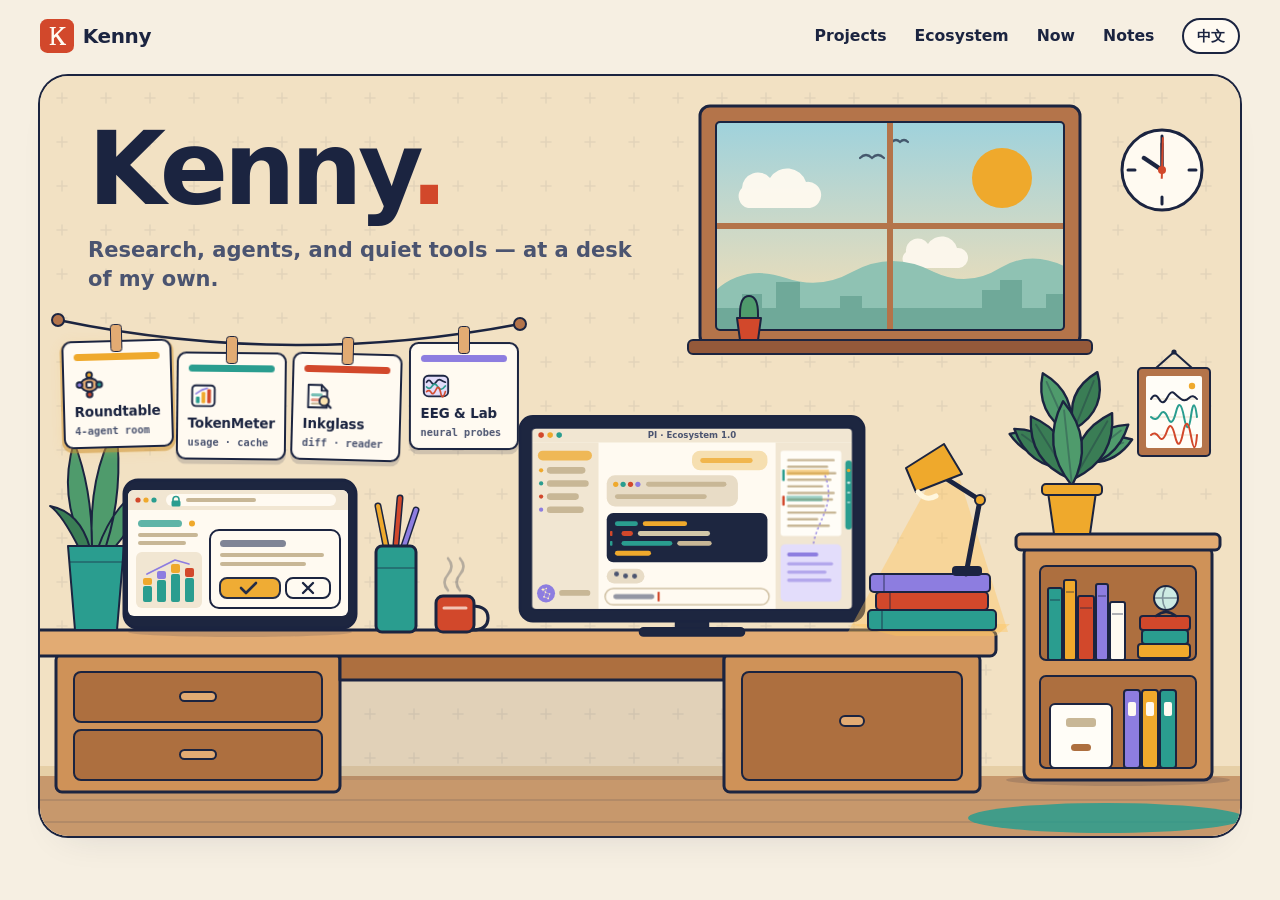
<file: contributions/index.html>
<!doctype html>
<html lang="en">
<head>
  <meta charset="utf-8">
  <meta name="viewport" content="width=device-width, initial-scale=1">
  <meta name="robots" content="noindex">
  <meta http-equiv="refresh" content="0; url=/">
  <link rel="canonical" href="https://kennymcsimpson.github.io/">
  <title>Kenny</title>
</head>
<body>
  <p><a href="/">Continue / 继续</a></p>
</body>
</html>
</file>
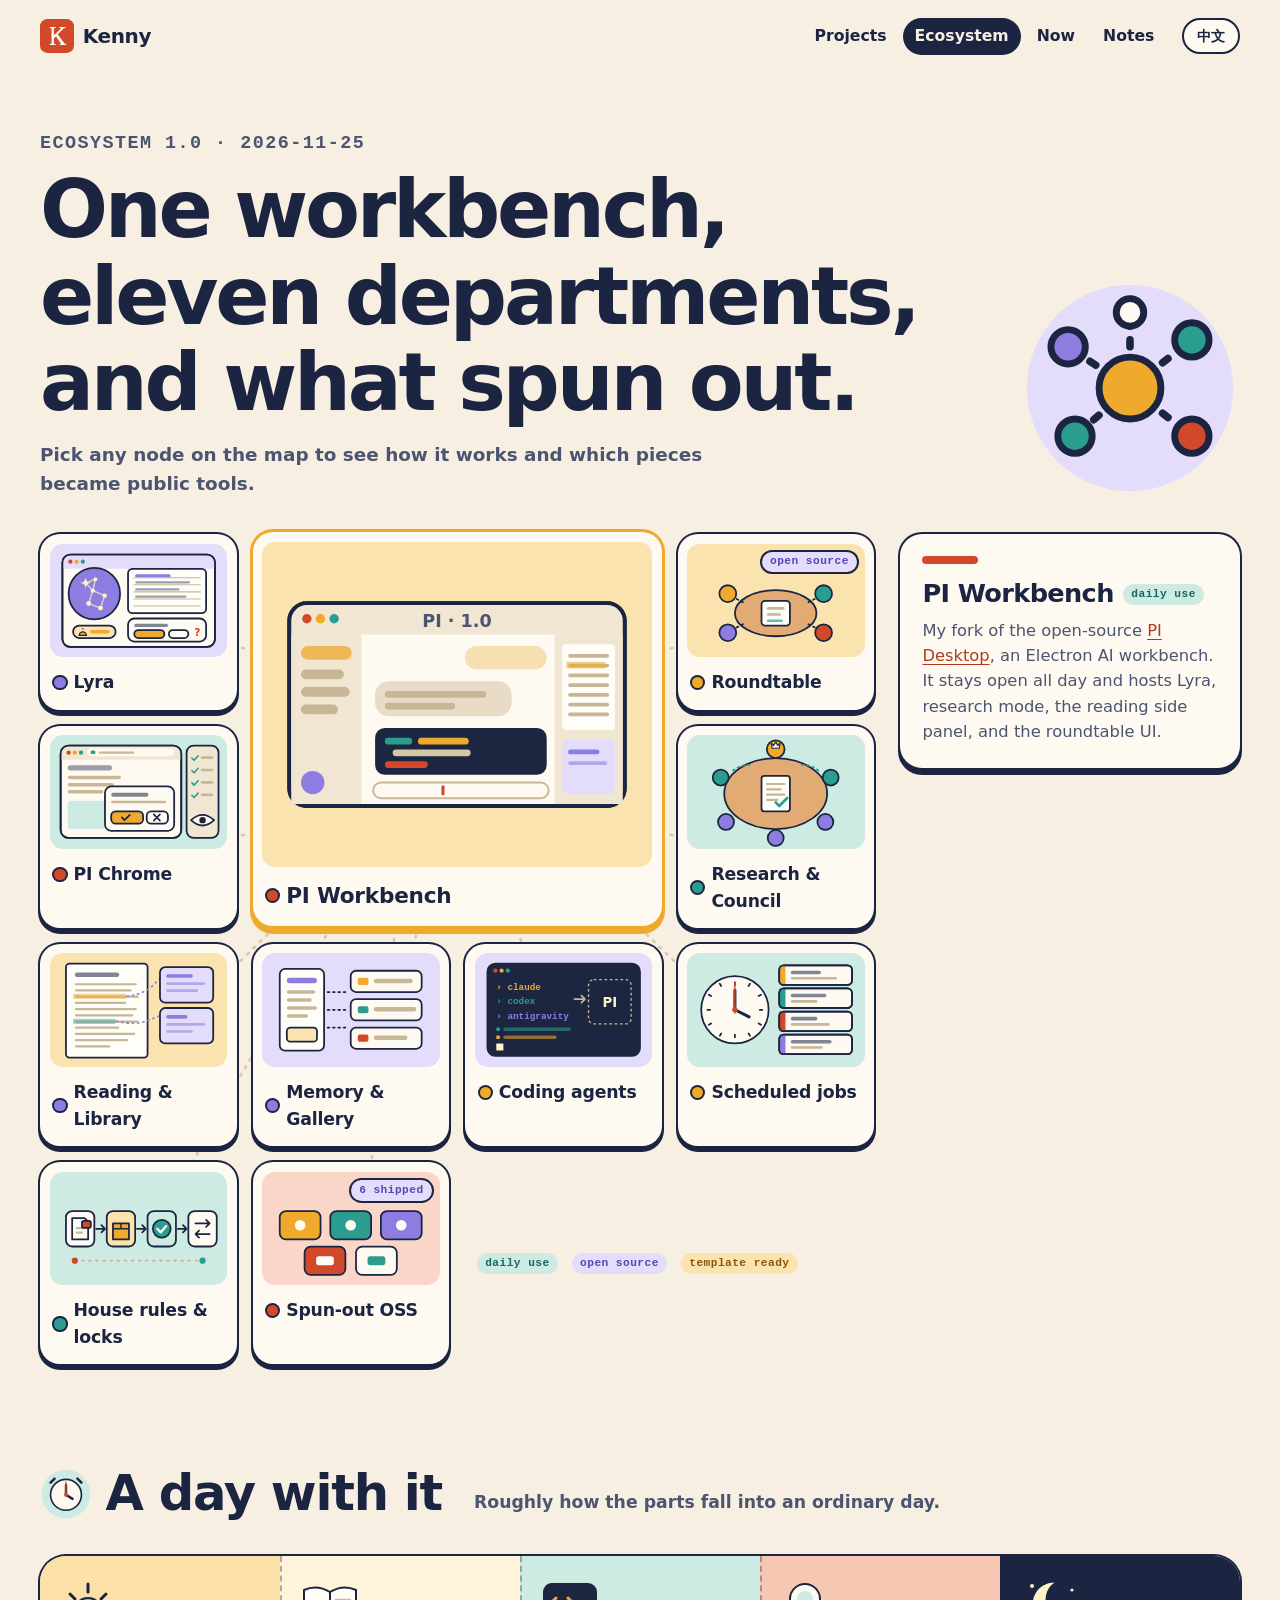
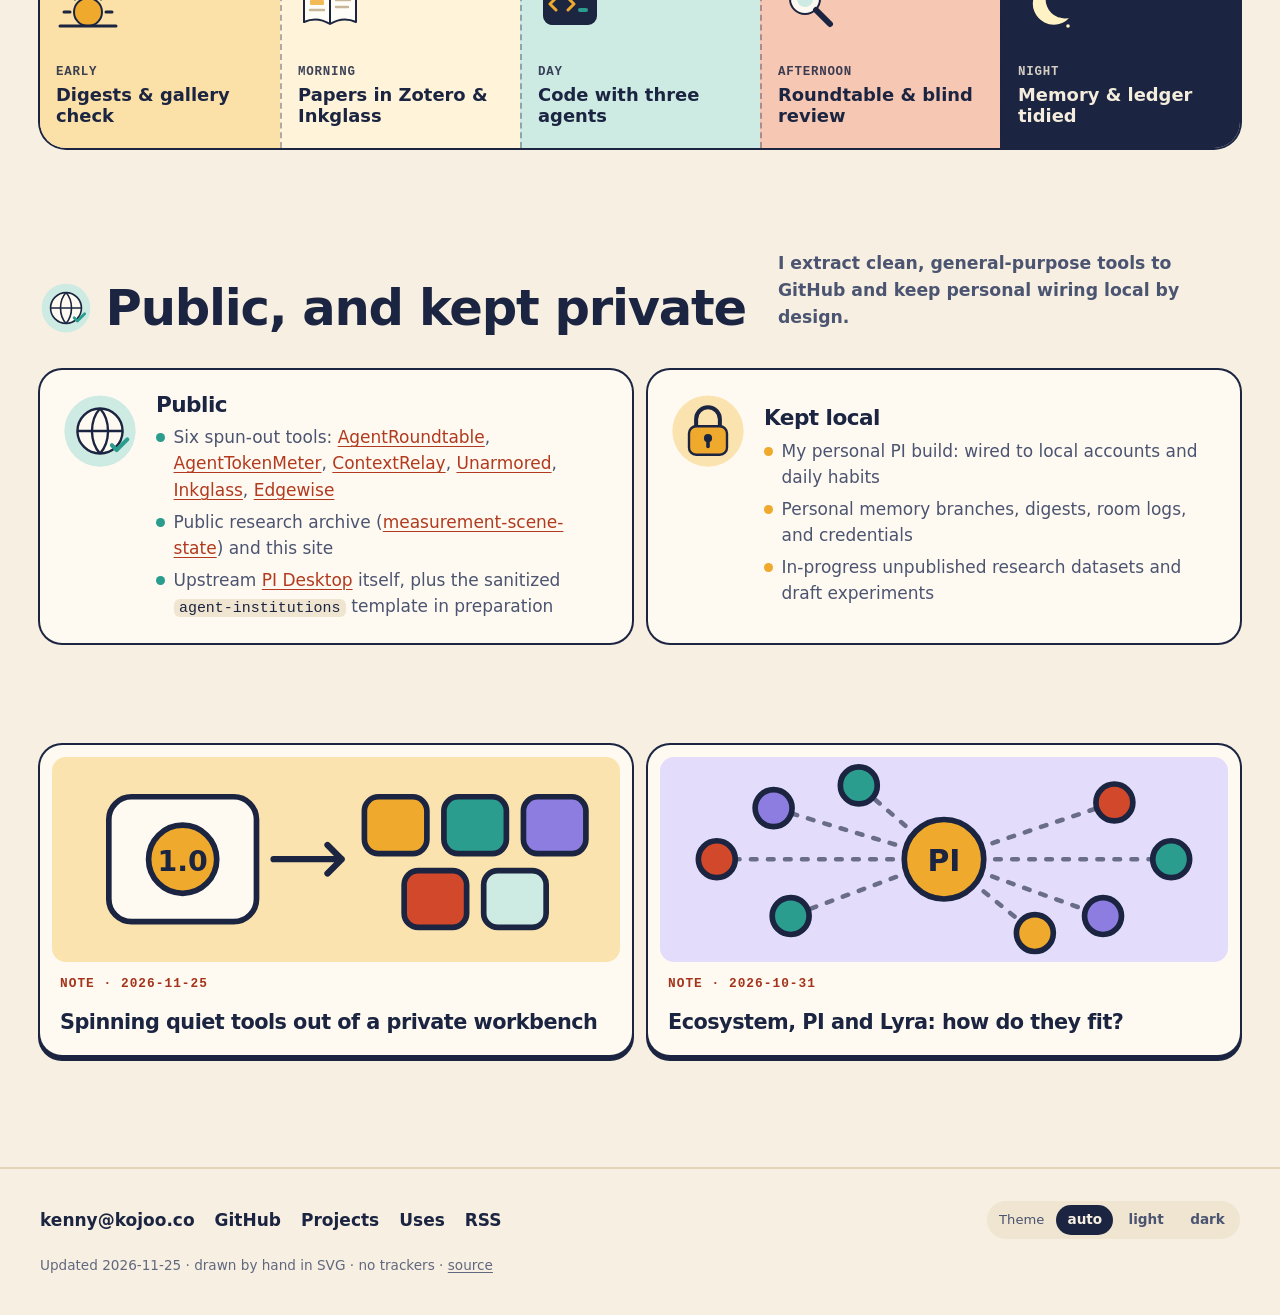
<file: ecosystem/index.html>
<!doctype html>
<html lang="en" data-lang="en" data-title-en="Ecosystem 1.0 · Kenny" data-title-zh="Ecosystem 1.0 · Kenny">
<head>
  <meta charset="utf-8">
  <meta name="viewport" content="width=device-width, initial-scale=1">
  <title>Ecosystem 1.0 · Kenny</title>
  <meta name="description" content="Ecosystem 1.0: PI Desktop, Lyra steward, 11 departments, 4-agent Roundtable, Research & blind Council, Central Memory, PI Chrome, and the standalone tools extracted as open source. Ecosystem 1.0 全景图。">
  <meta name="color-scheme" content="light dark">
  <meta name="theme-color" content="#f6efe2" media="(prefers-color-scheme: light)">
  <meta name="theme-color" content="#0d1628" media="(prefers-color-scheme: dark)">
  <link rel="canonical" href="https://kennymcsimpson.github.io/ecosystem/">
  <meta property="og:type" content="website">
  <meta property="og:title" content="Ecosystem 1.0 · Kenny">
  <meta property="og:description" content="Ecosystem 1.0: PI Desktop, Lyra steward, 11 departments, 4-agent Roundtable, Research & blind Council, Central Memory, PI Chrome, and the standalone tools extracted as open source. Ecosystem 1.0 全景图。">
  <meta property="og:url" content="https://kennymcsimpson.github.io/ecosystem/">
  <link rel="icon" href="/assets/favicon.svg" type="image/svg+xml">
  <link rel="alternate" type="application/rss+xml" title="Kenny — Notes" href="/feed.xml">
  <script src="/prefs.js"></script>
  <link rel="stylesheet" href="/styles.css">
  <script src="/site.js" defer></script>
</head>
<body>
  <a class="skip" href="#main"><span data-l="en">Skip to content</span><span data-l="zh" lang="zh-CN">跳到正文</span></a>
  <header class="site-head wrap">
    <a class="wordmark" href="/"><svg class="seal" viewBox="4 4 56 56" aria-hidden="true" focusable="false"><rect x="4" y="4" width="56" height="56" rx="12"/><path d="M20 17h10v1.8l-3 .6v11.3l11.6-11.2-2.6-.7V17h10v1.8l-2.6.6-10.1 9.7 11 15.3 2.6.7V47H36.7v-1.8l2-.6-8.4-11.9-3.3 3.1v8.8l3 .6V47H20v-1.8l3-.6V19.4l-3-.6z"/></svg>Kenny</a>
    <nav class="site-nav" aria-label="Site">
      <a href="/projects/"><span data-l="en">Projects</span><span data-l="zh" lang="zh-CN">开源</span></a>
      <a href="/ecosystem/" aria-current="page">Ecosystem</a>
      <a href="/now/"><span data-l="en">Now</span><span data-l="zh" lang="zh-CN">此刻</span></a>
      <a href="/notes/"><span data-l="en">Notes</span><span data-l="zh" lang="zh-CN">手记</span></a>
    </nav>
    <button class="lang" type="button" data-lang-toggle aria-label="切换到中文"><span data-l="en" lang="zh-CN">中文</span><span data-l="zh" lang="en">EN</span></button>
  </header>

  <main id="main" class="wrap">
    <header class="page-head">
      <div>
        <p class="kicker">Ecosystem 1.0 · 2026-11-25</p>
        <h1><span data-l="en">One workbench, eleven departments, and what spun out.</span><span data-l="zh" lang="zh-CN">一个工作台，十一个分工机构，以及从中长出的开源工具。</span></h1>
        <p data-l="en">Pick any node on the map to see how it works and which pieces became public tools.</p><p data-l="zh" lang="zh-CN">点开图上任意一块，看看它承担什么职责，以及哪些部分已经抽离开源。</p>
      </div>
      <svg viewBox="0 0 64 64" class="art" aria-hidden="true" focusable="false"><circle cx="32" cy="32" r="30" class="f-lav-soft"/><path d="M32 32L14 20M32 32L50 18M32 32L50 46M32 32L16 46M32 32L32 10" class="nf s-out" stroke-width="2.2" stroke-dasharray="2 4" stroke-linecap="round"/><circle cx="32" cy="32" r="9" class="f-amber o2"/><circle cx="14" cy="20" r="5" class="f-lav o2"/><circle cx="50" cy="18" r="5" class="f-teal o2"/><circle cx="50" cy="46" r="5" class="f-verm o2"/><circle cx="16" cy="46" r="5" class="f-teal o2"/><circle cx="32" cy="10" r="4" class="f-card o2"/></svg>
    </header>

    <section class="map" data-map aria-label="The Ecosystem 1.0 map">
      <div class="map-grid">
        <svg class="wires" viewBox="0 0 100 100" preserveAspectRatio="none" aria-hidden="true" focusable="false">
          <path data-for="lyra" d="M50 25Q31.3 12.5 12.5 12.5"/>
          <path data-for="roundtable" d="M50 25Q68.8 12.5 87.5 12.5"/>
          <path data-for="chrome" d="M50 25Q31.3 37.5 12.5 37.5"/>
          <path data-for="research" d="M50 25Q68.8 37.5 87.5 37.5"/>
          <path data-for="reading" d="M50 25Q28 48 12.5 62.5"/>
          <path data-for="memory" d="M50 25Q43.8 46 37.5 62.5"/>
          <path data-for="agents" d="M50 25Q56.3 46 62.5 62.5"/>
          <path data-for="jobs" d="M50 25Q72 48 87.5 62.5"/>
          <path data-for="rules" d="M50 25Q24 62 12.5 87.5"/>
          <path data-for="oss" d="M50 25Q42 62 37.5 87.5"/>
        </svg>

        <button type="button" class="tile core" id="pi" data-part="pi" aria-pressed="true" aria-controls="caption" style="--c:var(--verm);--c-soft:var(--amber-soft);--area:1 / 2 / 3 / 4"><span class="mini"><svg viewBox="0 0 200 128" class="art" aria-hidden="true" focusable="false">
  <rect x="14" y="12" width="172" height="104" rx="9" class="f-screen o2"/><path d="M23 12h154a9 9 0 0 1 9 9v7h-172v-7a9 9 0 0 1 9-9z" class="f-ui1"/><rect x="14" y="12" width="172" height="104" rx="9" class="nf o2"/><circle cx="23" cy="20" r="2.4" class="f-verm"/><circle cx="30" cy="20" r="2.4" class="f-amber"/><circle cx="37" cy="20" r="2.4" class="f-teal"/>
  <text x="100" y="24" text-anchor="middle" class="f-ink2" font-family="ui-rounded,'Segoe UI',system-ui,sans-serif" font-size="9" font-weight="800">PI · 1.0</text>
  <rect x="15" y="28" width="36" height="87" class="f-ui1"/>
  <rect x="20" y="34" width="26" height="7" rx="3.5" class="f-amber" opacity=".75"/><rect x="20" y="46" width="22" height="5" rx="2.5" class="f-uil"/><rect x="20" y="55" width="25" height="5" rx="2.5" class="f-uil"/><rect x="20" y="64" width="19" height="5" rx="2.5" class="f-uil"/>
  <circle cx="26" cy="104" r="6" class="f-lav"/>
  <rect x="104" y="34" width="42" height="12" rx="6" class="f-ui2"/>
  <rect x="58" y="52" width="70" height="18" rx="7" class="f-ui3"/><rect x="63" y="57" width="52" height="3.5" rx="1.75" class="f-uil"/><rect x="63" y="63" width="36" height="3.5" rx="1.75" class="f-uil"/>
  <rect x="58" y="76" width="88" height="24" rx="5" class="f-code"/><rect x="63" y="81" width="14" height="3.5" rx="1.75" class="f-teal"/><rect x="80" y="81" width="26" height="3.5" rx="1.75" class="f-amber"/><rect x="67" y="87" width="40" height="3.5" rx="1.75" class="f-star" opacity=".8"/><rect x="63" y="93" width="22" height="3.5" rx="1.75" class="f-verm"/>
  <rect x="57" y="104" width="90" height="8" rx="4" class="f-card s-uil" stroke-width="1"/><rect x="92" y="105.5" width="1.6" height="5" rx="0.5" class="f-verm a-blink"/>
  <rect x="150" y="28" width="35" height="87" class="f-ui1"/><rect x="154" y="33" width="27" height="44" rx="2" class="f-paper"/><rect x="157" y="38" width="21" height="2" rx="1" class="f-uil"/><rect x="157" y="43" width="21" height="2" rx="1" class="f-uil"/><rect x="157" y="48" width="21" height="2" rx="1" class="f-uil"/><rect x="157" y="53" width="21" height="2" rx="1" class="f-uil"/><rect x="157" y="58" width="21" height="2" rx="1" class="f-uil"/><rect x="157" y="63" width="21" height="2" rx="1" class="f-uil"/><rect x="157" y="68" width="21" height="2" rx="1" class="f-uil"/><rect x="156" y="42" width="20" height="3.5" rx="0.5" class="f-amber" opacity=".55"/>
  <rect x="154" y="82" width="27" height="28" rx="3" class="f-lav-soft"/><rect x="157" y="87" width="16" height="2.5" rx="1" class="f-lav"/><rect x="157" y="93" width="20" height="2" rx="1" class="f-lav" opacity=".55"/>
</svg></span><span class="name"><span data-l="en">PI Workbench</span><span data-l="zh" lang="zh-CN">PI 工作台</span></span></button>

        <button type="button" class="tile" id="lyra" data-part="lyra" aria-pressed="false" aria-controls="caption" style="--c:var(--lav);--c-soft:var(--lav-soft);--area:1 / 1 / 2 / 2"><span class="mini"><svg viewBox="0 0 200 128" class="art" aria-hidden="true" focusable="false">
  <rect x="14" y="12" width="172" height="104" rx="9" class="f-screen o2"/><path d="M23 12h154a9 9 0 0 1 9 9v7h-172v-7a9 9 0 0 1 9-9z" class="f-lav-soft"/><rect x="14" y="12" width="172" height="104" rx="9" class="nf o2"/><circle cx="23" cy="20" r="2.4" class="f-verm"/><circle cx="30" cy="20" r="2.4" class="f-amber"/><circle cx="37" cy="20" r="2.4" class="f-teal"/>
  <circle cx="50" cy="56" r="29" class="f-lav o2"/><path d="M40.14 43.82L51.16 39.76M40.14 43.82L48.26 52.52M51.16 39.76L48.26 52.52M48.26 52.52L61.6 58.32M61.6 58.32L56.96 72.24M56.96 72.24L43.62 67.02M43.62 67.02L48.26 52.52" class="nf s-star" stroke-width="1.59" stroke-linecap="round" opacity=".7"/><path d="M40.14 36.86Q40.14 43.82 47.1 43.82Q40.14 43.82 40.14 50.78Q40.14 43.82 33.18 43.82Q40.14 43.82 40.14 36.86z" class="f-star"/><circle cx="40.14" cy="43.82" r="2.03" class="f-star"/><circle cx="51.16" cy="39.76" r="2.17" class="f-star"/><circle cx="48.26" cy="52.52" r="2.47" class="f-star"/><circle cx="61.6" cy="58.32" r="2.47" class="f-star"/><circle cx="56.96" cy="72.24" r="2.75" class="f-star"/><circle cx="43.62" cy="67.02" r="2.75" class="f-star"/>
  <rect x="26" y="92" width="48" height="14" rx="7" class="f-amber-soft o2"/><path d="M33 103a4 4 0 0 1 8 0zM37 95v1.5" class="f-amber s-out" stroke-width="1.4"/><rect x="45" y="97" width="22" height="4" rx="2" class="f-amber"/>
  <rect x="88" y="28" width="88" height="50" rx="5" class="f-paper o2"/>
  <path d="M94 38h76M94 46h76M94 54h76M94 62h76M94 70h76" class="nf s-uil" stroke-width="1.2"/>
  <rect x="96" y="34" width="40" height="3.5" rx="1.75" class="f-lav"/><rect x="96" y="42" width="62" height="2.5" rx="1.25" class="f-ink2" opacity=".55"/><rect x="96" y="50" width="50" height="2.5" rx="1.25" class="f-ink2" opacity=".55"/><rect x="96" y="58" width="58" height="2.5" rx="1.25" class="f-ink2" opacity=".55"/>
  <rect x="88" y="84" width="88" height="26" rx="7" class="f-card o2"/>
  <rect x="95" y="90" width="38" height="3.5" rx="1.75" class="f-ink2" opacity=".7"/>
  <g class="a-pulse"><rect x="95" y="97" width="34" height="9" rx="4.5" class="f-amber o2"/></g><rect x="134" y="97" width="22" height="9" rx="4.5" class="f-card o2"/>
  <text x="166" y="104" text-anchor="middle" class="f-verm" font-family="ui-rounded,'Segoe UI',system-ui,sans-serif" font-size="12" font-weight="900">?</text>
</svg></span><span class="name"><span data-l="en">Lyra</span><span data-l="zh" lang="zh-CN">Lyra 大管家</span></span></button>

        <button type="button" class="tile" id="roundtable" data-part="roundtable" aria-pressed="false" aria-controls="caption" style="--c:var(--amber);--c-soft:var(--amber-soft);--area:1 / 4 / 2 / 5"><span class="mini"><svg viewBox="0 0 200 128" class="art" aria-hidden="true" focusable="false">
  <ellipse cx="100" cy="78" rx="46" ry="26" class="f-desk3 o2"/>
  <rect x="84" y="64" width="32" height="28" rx="4" class="f-paper o2"/>
  <rect x="90" y="71" width="20" height="3" rx="1.5" class="f-uil"/><rect x="90" y="78" width="16" height="3" rx="1.5" class="f-uil"/><rect x="90" y="85" width="18" height="3" rx="1.5" class="f-teal" opacity=".7"/>
  <circle cx="46" cy="56" r="9.5" class="f-amber o2"/><circle cx="154" cy="56" r="9.5" class="f-teal o2"/><circle cx="154" cy="100" r="9.5" class="f-verm o2"/><circle cx="46" cy="100" r="9.5" class="f-lav o2"/>
  <path d="M56 62l10 5M144 62l-10 5M56 94l10-5M144 94l-10-5" class="nf s-out" stroke-width="2" stroke-dasharray="2 4" stroke-linecap="round"/>
</svg><span class="chip lav"><span data-l="en">open source</span><span data-l="zh" lang="zh-CN">已开源</span></span></span><span class="name"><span data-l="en">Roundtable</span><span data-l="zh" lang="zh-CN">四代理圆桌</span></span></button>

        <button type="button" class="tile" id="chrome" data-part="chrome" aria-pressed="false" aria-controls="caption" style="--c:var(--verm);--c-soft:var(--teal-soft);--area:2 / 1 / 3 / 2"><span class="mini"><svg viewBox="0 0 200 128" class="art" aria-hidden="true" focusable="false">
  <rect x="12" y="12" width="136" height="104" rx="9" class="f-screen o2"/><path d="M21 12h118a9 9 0 0 1 9 9v7h-136v-7a9 9 0 0 1 9-9z" class="f-ui1"/><rect x="12" y="12" width="136" height="104" rx="9" class="nf o2"/><circle cx="21" cy="20" r="2.4" class="f-verm"/><circle cx="28" cy="20" r="2.4" class="f-amber"/><circle cx="35" cy="20" r="2.4" class="f-teal"/>
  <rect x="42" y="15" width="98" height="9" rx="4.5" class="f-card"/><rect x="46" y="17.5" width="5" height="4" rx="1" class="f-teal"/><rect x="55" y="18.5" width="40" height="2.5" rx="1.25" class="f-uil"/>
  <rect x="20" y="34" width="50" height="6" rx="3" class="f-ink2" opacity=".55"/><rect x="20" y="46" width="60" height="4" rx="2" class="f-uil"/><rect x="20" y="54" width="52" height="4" rx="2" class="f-uil"/><rect x="20" y="62" width="40" height="4" rx="2" class="f-uil"/>
  <rect x="20" y="74" width="44" height="32" rx="4" class="f-teal-soft"/>
  <rect x="62" y="58" width="78" height="50" rx="7" class="f-card o2"/><rect x="69" y="65" width="42" height="4.5" rx="2.25" class="f-ink2" opacity=".7"/><rect x="69" y="74" width="62" height="3" rx="1.5" class="f-uil"/>
  <g class="a-pulse"><rect x="69" y="86" width="36" height="14" rx="5" class="f-amber o2"/><path d="M81 93l3 3l6-6" class="nf s-out" stroke-width="2" stroke-linecap="round" stroke-linejoin="round"/></g>
  <rect x="109" y="86" width="24" height="14" rx="5" class="f-card o2"/><path d="M117 89.5l7 7M124 89.5l-7 7" class="nf s-out" stroke-width="1.8" stroke-linecap="round"/>
  <rect x="154" y="12" width="36" height="104" rx="8" class="f-ui1 o2"/>
  <path d="M160 26l2.5 2.5l4.5-5M160 40l2.5 2.5l4.5-5M160 54l2.5 2.5l4.5-5M160 68l2.5 2.5l4.5-5" class="nf s-teal" stroke-width="1.8" stroke-linecap="round" stroke-linejoin="round"/>
  <rect x="170" y="24" width="14" height="3" rx="1.5" class="f-uil"/><rect x="170" y="38" width="14" height="3" rx="1.5" class="f-uil"/><rect x="170" y="52" width="14" height="3" rx="1.5" class="f-uil"/><rect x="170" y="66" width="14" height="3" rx="1.5" class="f-uil"/>
  <path d="M159 96q13-12 26 0q-13 12-26 0z" class="f-card o2"/><circle cx="172" cy="96" r="3.6" class="f-out"/>
</svg></span><span class="name"><span data-l="en">PI Chrome</span><span data-l="zh" lang="zh-CN">PI Chrome</span></span></button>

        <button type="button" class="tile" id="research" data-part="research" aria-pressed="false" aria-controls="caption" style="--c:var(--teal);--c-soft:var(--teal-soft);--area:2 / 4 / 3 / 5"><span class="mini"><svg viewBox="0 0 200 128" class="art" aria-hidden="true" focusable="false">
  <ellipse cx="100" cy="66" rx="58" ry="40" class="f-desk3 o2"/>
  <rect x="84" y="46" width="32" height="40" rx="3" class="f-paper o2"/>
  <rect x="89" y="54" width="22" height="2.5" rx="1.25" class="f-uil"/><rect x="89" y="60" width="18" height="2.5" rx="1.25" class="f-uil"/><rect x="89" y="66" width="22" height="2.5" rx="1.25" class="f-uil"/><rect x="89" y="72" width="14" height="2.5" rx="1.25" class="f-uil"/>
  <path d="M100 76l4 4l9-9" class="nf s-teal" stroke-width="3" stroke-linecap="round" stroke-linejoin="round"/>
  <circle cx="100" cy="16" r="10" class="f-amber o2"/><path d="M95 9l2.5 3l2.5-4l2.5 4l2.5-3l-1 6h-8z" class="f-card s-out" stroke-width="1.2" stroke-linejoin="round"/>
  <circle cx="38" cy="48" r="9" class="f-teal o2"/><circle cx="162" cy="48" r="9" class="f-teal o2"/>
  <circle cx="44" cy="98" r="9" class="f-lav o2"/><circle cx="100" cy="116" r="9" class="f-lav o2"/><circle cx="156" cy="98" r="9" class="f-lav o2"/>
  <path d="M52 40q10-8 22-6M148 40q-10-8-22-6" class="nf s-teal" stroke-width="2" stroke-dasharray="2 4" stroke-linecap="round"/>
</svg></span><span class="name"><span data-l="en">Research &amp; Council</span><span data-l="zh" lang="zh-CN">研究院与评议会</span></span></button>

        <button type="button" class="tile" id="reading" data-part="reading" aria-pressed="false" aria-controls="caption" style="--c:var(--lav);--c-soft:var(--amber-soft);--area:3 / 1 / 4 / 2"><span class="mini"><svg viewBox="0 0 200 128" class="art" aria-hidden="true" focusable="false">
  <rect x="18" y="12" width="92" height="106" rx="4" class="f-paper o2"/>
  <rect x="28" y="22" width="50" height="5" rx="2.5" class="f-ink2" opacity=".7"/>
  <rect x="28" y="34" width="70" height="2.5" rx="1.25" class="f-uil"/><rect x="28" y="41" width="64" height="2.5" rx="1.25" class="f-uil"/><rect x="28" y="48" width="72" height="2.5" rx="1.25" class="f-uil"/><rect x="28" y="55" width="58" height="2.5" rx="1.25" class="f-uil"/><rect x="28" y="62" width="70" height="2.5" rx="1.25" class="f-uil"/><rect x="28" y="69" width="66" height="2.5" rx="1.25" class="f-uil"/><rect x="28" y="76" width="72" height="2.5" rx="1.25" class="f-uil"/><rect x="28" y="83" width="50" height="2.5" rx="1.25" class="f-uil"/><rect x="28" y="90" width="68" height="2.5" rx="1.25" class="f-uil"/><rect x="28" y="97" width="60" height="2.5" rx="1.25" class="f-uil"/><rect x="28" y="104" width="40" height="2.5" rx="1.25" class="f-uil"/>
  <rect x="26" y="46" width="60" height="6" rx="1" class="f-amber" opacity=".5"/><rect x="26" y="74" width="48" height="6" rx="1" class="f-teal" opacity=".45"/>
  <path d="M86 49C120 44 116 30 128 28M74 77C110 84 112 72 128 70" class="nf s-lav" stroke-width="1.8" stroke-dasharray="3 3"/>
  <rect x="124" y="16" width="60" height="40" rx="6" class="f-lav-soft o2"/><rect x="131" y="24" width="30" height="4" rx="2" class="f-lav"/><rect x="131" y="33" width="44" height="3" rx="1.5" class="f-lav" opacity=".55"/><rect x="131" y="41" width="36" height="3" rx="1.5" class="f-lav" opacity=".55"/>
  <rect x="124" y="62" width="60" height="40" rx="6" class="f-lav-soft o2"/><rect x="131" y="70" width="24" height="4" rx="2" class="f-lav"/><rect x="131" y="79" width="44" height="3" rx="1.5" class="f-lav" opacity=".55"/><rect x="131" y="87" width="30" height="3" rx="1.5" class="f-lav" opacity=".55"/>
</svg></span><span class="name"><span data-l="en">Reading &amp; Library</span><span data-l="zh" lang="zh-CN">阅读与文献库</span></span></button>

        <button type="button" class="tile" id="memory" data-part="memory" aria-pressed="false" aria-controls="caption" style="--c:var(--lav);--c-soft:var(--lav-soft);--area:3 / 2 / 4 / 3"><span class="mini"><svg viewBox="0 0 200 128" class="art" aria-hidden="true" focusable="false">
  <rect x="20" y="18" width="50" height="92" rx="6" class="f-paper o2"/>
  <rect x="28" y="28" width="34" height="6" rx="3" class="f-lav"/>
  <rect x="28" y="42" width="32" height="4" rx="2" class="f-uil"/><rect x="28" y="51" width="28" height="4" rx="2" class="f-uil"/><rect x="28" y="60" width="34" height="4" rx="2" class="f-uil"/><rect x="28" y="69" width="24" height="4" rx="2" class="f-uil"/>
  <rect x="28" y="84" width="34" height="16" rx="4" class="f-amber-soft o2"/>
  <path d="M74 44h22M74 64h22M74 84h22" class="nf s-out" stroke-width="2" stroke-dasharray="2 4" stroke-linecap="round"/>
  <rect x="100" y="20" width="80" height="24" rx="6" class="f-card o2"/><rect x="108" y="28" width="12" height="8" rx="2" class="f-amber"/><rect x="126" y="29" width="44" height="5" rx="2.5" class="f-uil"/>
  <rect x="100" y="52" width="80" height="24" rx="6" class="f-card o2"/><rect x="108" y="60" width="12" height="8" rx="2" class="f-teal"/><rect x="126" y="61" width="48" height="5" rx="2.5" class="f-uil"/>
  <rect x="100" y="84" width="80" height="24" rx="6" class="f-card o2"/><rect x="108" y="92" width="12" height="8" rx="2" class="f-verm"/><rect x="126" y="93" width="38" height="5" rx="2.5" class="f-uil"/>
</svg></span><span class="name"><span data-l="en">Memory &amp; Gallery</span><span data-l="zh" lang="zh-CN">中央记忆与展厅</span></span></button>

        <button type="button" class="tile" id="agents" data-part="agents" aria-pressed="false" aria-controls="caption" style="--c:var(--amber);--c-soft:var(--lav-soft);--area:3 / 3 / 4 / 4"><span class="mini"><svg viewBox="0 0 200 128" class="art" aria-hidden="true" focusable="false">
  <rect x="14" y="12" width="172" height="104" rx="9" class="f-code o2"/>
  <circle cx="23" cy="20" r="2.4" class="f-verm"/><circle cx="30" cy="20" r="2.4" class="f-amber"/><circle cx="37" cy="20" r="2.4" class="f-teal"/>
  <g font-family="ui-monospace,'Cascadia Mono',Consolas,monospace" font-size="10.5" font-weight="700">
    <text x="24" y="42" class="f-amber">› claude</text>
    <text x="24" y="58" class="f-teal">› codex</text>
    <text x="24" y="74" class="f-lav">› antigravity</text>
  </g>
  <rect x="24" y="84" width="4" height="4" rx="1" class="f-teal"/><rect x="32" y="84" width="76" height="4" rx="2" class="f-teal" opacity=".55"/>
  <rect x="24" y="93" width="4" height="4" rx="1" class="f-amber"/><rect x="32" y="93" width="60" height="4" rx="2" class="f-amber" opacity=".55"/>
  <rect x="24" y="102" width="8" height="8" rx="1" class="f-star a-blink"/>
  <rect x="128" y="30" width="48" height="50" rx="6" class="nf s-uil" stroke-width="1.5" stroke-dasharray="3 3"/>
  <text x="152" y="61" text-anchor="middle" class="f-star" font-family="ui-rounded,'Segoe UI',system-ui,sans-serif" font-size="15" font-weight="800">PI</text>
  <path d="M112 52h12m-4-4l4 4l-4 4" class="nf s-uil" stroke-width="1.8" stroke-linecap="round" stroke-linejoin="round"/>
</svg></span><span class="name"><span data-l="en">Coding agents</span><span data-l="zh" lang="zh-CN">三端编码代理</span></span></button>

        <button type="button" class="tile" id="jobs" data-part="jobs" aria-pressed="false" aria-controls="caption" style="--c:var(--amber);--c-soft:var(--teal-soft);--area:3 / 4 / 4 / 5"><span class="mini"><svg viewBox="0 0 200 128" class="art" aria-hidden="true" focusable="false">
  <circle cx="54" cy="64" r="38" class="f-card o2"/>
  <path d="M54 33v3M69.5 37.2L71 34.6M80.8 48.5L83.4 47M85 64h-3M80.8 79.5L83.4 81M69.5 90.8L71 93.4M54 95v-3M38.5 90.8L37 93.4M27.2 79.5L24.6 81M23 64h3M27.2 48.5L24.6 47M38.5 37.2L37 34.6" class="nf s-out" stroke-width="2" stroke-linecap="round"/>
  <path d="M54 64L54 42M54 64L70 72" class="nf s-out" stroke-width="3.4" stroke-linecap="round"/>
  <path d="M54 68L54 34" class="nf s-verm a-tick" stroke-width="1.6" stroke-linecap="round" style="transform-origin:54px 64px"/>
  <circle cx="54" cy="64" r="3" class="f-verm"/>
  <g><rect x="104" y="14" width="82" height="22" rx="5" class="f-card o2"/><rect x="104" y="14" width="7" height="22" class="f-amber"/><rect x="104" y="14" width="82" height="22" rx="5" class="nf o2"/><rect x="117" y="20" width="34" height="4" rx="2" class="f-ink2" opacity=".7"/><rect x="117" y="27" width="52" height="3" rx="1.5" class="f-uil"/></g><g><rect x="104" y="40" width="82" height="22" rx="5" class="f-card o2"/><rect x="104" y="40" width="7" height="22" class="f-teal"/><rect x="104" y="40" width="82" height="22" rx="5" class="nf o2"/><rect x="117" y="46" width="40" height="4" rx="2" class="f-ink2" opacity=".7"/><rect x="117" y="53" width="30" height="3" rx="1.5" class="f-uil"/></g><g><rect x="104" y="66" width="82" height="22" rx="5" class="f-card o2"/><rect x="104" y="66" width="7" height="22" class="f-verm"/><rect x="104" y="66" width="82" height="22" rx="5" class="nf o2"/><rect x="117" y="72" width="30" height="4" rx="2" class="f-ink2" opacity=".7"/><rect x="117" y="79" width="44" height="3" rx="1.5" class="f-uil"/></g><g><rect x="104" y="92" width="82" height="22" rx="5" class="f-card o2"/><rect x="104" y="92" width="7" height="22" class="f-lav"/><rect x="104" y="92" width="82" height="22" rx="5" class="nf o2"/><rect x="117" y="98" width="46" height="4" rx="2" class="f-ink2" opacity=".7"/><rect x="117" y="105" width="36" height="3" rx="1.5" class="f-uil"/></g>
</svg></span><span class="name"><span data-l="en">Scheduled jobs</span><span data-l="zh" lang="zh-CN">定时任务</span></span></button>

        <button type="button" class="tile" id="rules" data-part="rules" aria-pressed="false" aria-controls="caption" style="--c:var(--teal);--c-soft:var(--teal-soft);--area:4 / 1 / 5 / 2"><span class="mini"><svg viewBox="0 0 200 128" class="art" aria-hidden="true" focusable="false">
  <rect x="18" y="44" width="32" height="40" rx="7" class="f-card o2"/><rect x="64" y="44" width="32" height="40" rx="7" class="f-amber-soft o2"/><rect x="110" y="44" width="32" height="40" rx="7" class="f-teal-soft o2"/><rect x="156" y="44" width="32" height="40" rx="7" class="f-card o2"/>
  <path d="M52 64h10m-4-4l4 4l-4 4M98 64h10m-4-4l4 4l-4 4M144 64h10m-4-4l4 4l-4 4" class="nf s-out" stroke-width="2" stroke-linecap="round" stroke-linejoin="round"/>
  <path d="M25 52h14l4 4v20h-18z" class="f-paper o2"/><rect x="29" y="62" width="10" height="2.5" rx="1" class="f-uil"/><rect x="29" y="67" width="8" height="2.5" rx="1" class="f-uil"/><rect x="36" y="55" width="10" height="8" rx="2" class="f-verm o2"/>
  <path d="M71 58h18v18h-18z" class="f-amber o2"/><path d="M71 64h18M80 58v6" class="nf s-out" stroke-width="1.6"/>
  <circle cx="126" cy="64" r="10" class="f-teal o2"/><path d="M121 64l4 4l6-7" class="nf" stroke="#fffaf1" stroke-width="2.6" stroke-linecap="round" stroke-linejoin="round"/>
  <path d="M164 58h16m-4-4l4 4l-4 4M180 70h-16m4-4l-4 4l4 4" class="nf s-out" stroke-width="2" stroke-linecap="round" stroke-linejoin="round"/>
  <path d="M28 100h144" class="nf s-uil" stroke-width="2" stroke-dasharray="2 6" stroke-linecap="round"/>
  <circle cx="28" cy="100" r="3.5" class="f-verm"/><circle cx="172" cy="100" r="3.5" class="f-teal"/>
</svg></span><span class="name"><span data-l="en">House rules &amp; locks</span><span data-l="zh" lang="zh-CN">总规矩与文件锁</span></span></button>

        <button type="button" class="tile" id="oss" data-part="oss" aria-pressed="false" aria-controls="caption" style="--c:var(--verm);--c-soft:var(--verm-soft);--area:4 / 2 / 5 / 3"><span class="mini"><svg viewBox="0 0 200 128" class="art" aria-hidden="true" focusable="false">
  <rect x="20" y="44" width="46" height="32" rx="7" class="f-amber o2"/><rect x="77" y="44" width="46" height="32" rx="7" class="f-teal o2"/><rect x="134" y="44" width="46" height="32" rx="7" class="f-lav o2"/>
  <rect x="48" y="84" width="46" height="32" rx="7" class="f-verm o2"/><rect x="106" y="84" width="46" height="32" rx="7" class="f-card o2"/>
  <circle cx="43" cy="60" r="6" class="f-card"/><circle cx="100" cy="60" r="6" class="f-card"/><circle cx="157" cy="60" r="6" class="f-card"/>
  <rect x="61" y="95" width="20" height="10" rx="3" class="f-paper"/><rect x="119" y="95" width="20" height="10" rx="3" class="f-teal"/>
</svg><span class="chip lav"><span data-l="en">6 shipped</span><span data-l="zh" lang="zh-CN">6 款开源</span></span></span><span class="name"><span data-l="en">Spun-out OSS</span><span data-l="zh" lang="zh-CN">抽离的开源工具</span></span></button>

        <div class="legend" aria-hidden="true">
          <span><span class="chip teal"><span data-l="en">daily use</span><span data-l="zh" lang="zh-CN">每天在用</span></span></span>
          <span><span class="chip lav"><span data-l="en">open source</span><span data-l="zh" lang="zh-CN">已抽离开源</span></span></span>
          <span><span class="chip"><span data-l="en">template ready</span><span data-l="zh" lang="zh-CN">模板定稿</span></span></span>
        </div>
      </div>

      <aside class="caption" id="caption" aria-live="polite" style="--c:var(--verm)"><h3><span data-l="en">PI Workbench</span><span data-l="zh" lang="zh-CN">PI 工作台</span> <span class="chip teal"><span data-l="en">daily use</span><span data-l="zh" lang="zh-CN">每天在用</span></span></h3><p data-l="en">My fork of the open-source <a href="https://github.com/AR307/PI-Desktop" rel="noopener">PI Desktop</a>, an Electron AI workbench. It stays open all day and hosts Lyra, research mode, the reading side panel, and the roundtable UI.</p><p data-l="zh" lang="zh-CN">我基于开源项目 <a href="https://github.com/AR307/PI-Desktop" rel="noopener">PI Desktop</a>（Electron AI 桌面工作台）深度改造的个人版本。整天开着，承载 Lyra、科研模式、阅读侧栏与圆桌界面。</p></aside>

      <div class="abouts">
        <div class="card" style="--c:var(--verm)"><h3><span data-l="en">PI Workbench</span><span data-l="zh" lang="zh-CN">PI 工作台</span> <span class="chip teal"><span data-l="en">daily use</span><span data-l="zh" lang="zh-CN">每天在用</span></span></h3><p data-l="en">My fork of the open-source <a href="https://github.com/AR307/PI-Desktop" rel="noopener">PI Desktop</a>, an Electron AI workbench. It stays open all day and hosts Lyra, research mode, the reading side panel, and the roundtable UI.</p><p data-l="zh" lang="zh-CN">我基于开源项目 <a href="https://github.com/AR307/PI-Desktop" rel="noopener">PI Desktop</a>（Electron AI 桌面工作台）深度改造的个人版本。整天开着，承载 Lyra、科研模式、阅读侧栏与圆桌界面。</p></div>
        <div class="card" style="--c:var(--lav)"><h3><span data-l="en">Lyra</span><span data-l="zh" lang="zh-CN">Lyra 大管家</span> <span class="chip teal"><span data-l="en">daily use</span><span data-l="zh" lang="zh-CN">每天在用</span></span></h3><p data-l="en">The single always-on steward across all 11 departments. She holds her own window, reminders, and memory stewardship — acting directly on routine work and asking first before anything irreversible or outward.</p><p data-l="zh" lang="zh-CN">全生态唯一的常驻大管家，统筹 11 个分工机构的记忆与日常协调；普通事务直接代办，凡涉及不可逆、高成本或对外操作一律先问我。</p></div>
        <div class="card" style="--c:var(--amber)"><h3><span data-l="en">Roundtable</span><span data-l="zh" lang="zh-CN">四代理圆桌</span> <span class="chip lav"><span data-l="en">open source</span><span data-l="zh" lang="zh-CN">已抽离开源</span></span></h3><p data-l="en">Multi-agent collaboration room where PI hosts Claude Code, Codex, and Antigravity as external seats under shared turn governance and artifact freezes. Extracted cleanly into <a href="/projects/#agentroundtable">AgentRoundtable</a>.</p><p data-l="zh" lang="zh-CN">由 PI 主持、Claude Code / Codex / Antigravity 作为外部席位常驻的多代理协作房间，具备发言治理与产物冻结机制；已抽离开源为 <a href="/projects/#agentroundtable">AgentRoundtable</a>。</p></div>
        <div class="card" style="--c:var(--verm)"><h3><span data-l="en">PI Chrome</span><span data-l="zh" lang="zh-CN">PI Chrome</span> <span class="chip teal"><span data-l="en">daily use</span><span data-l="zh" lang="zh-CN">每天在用</span></span></h3><p data-l="en">A controlled browser for the agents. Outward steps pause on a confirmation card, every action lands in an audit log, and a read-only mirror stays visible inside the work panel.</p><p data-l="zh" lang="zh-CN">给代理使用的受控浏览器：对外动作先弹确认卡片，每一步写入审计日志，并在工作面板保留只读镜像。</p></div>
        <div class="card" style="--c:var(--teal)"><h3><span data-l="en">Research &amp; Council</span><span data-l="zh" lang="zh-CN">研究院与评议会</span> <span class="chip teal"><span data-l="en">daily use</span><span data-l="zh" lang="zh-CN">现已跑通</span></span></h3><p data-l="en">Light, medium, and full-blind research modes now running end-to-end: a multi-role research engine paired with an isolated academic review council so evaluation never grades its own homework.</p><p data-l="zh" lang="zh-CN">轻量、中量与双盲终审全档位现已跑通：多角色研究引擎与独立学术评议会彻底隔离，评审不自己给自己打分。</p></div>
        <div class="card" style="--c:var(--lav)"><h3><span data-l="en">Reading &amp; Library</span><span data-l="zh" lang="zh-CN">阅读与文献库</span> <span class="chip teal"><span data-l="en">daily use</span><span data-l="zh" lang="zh-CN">每天在用</span></span></h3><p data-l="en">Zotero library, Obsidian notes, and paper reading right beside the conversation. The need to read living AI/research Markdown files without accidental edits later became <a href="/projects/#inkglass">Inkglass</a>.</p><p data-l="zh" lang="zh-CN">把 Zotero 文库、Obsidian 笔记与论文阅读放到对话旁边；而每天对照阅读不断变化的 Markdown 文档这一需求，后来催生了开源的 <a href="/projects/#inkglass">Inkglass</a>。</p></div>
        <div class="card" style="--c:var(--lav)"><h3><span data-l="en">Memory &amp; Gallery</span><span data-l="zh" lang="zh-CN">中央记忆与展厅</span> <span class="chip teal"><span data-l="en">daily use</span><span data-l="zh" lang="zh-CN">每天在用</span></span></h3><p data-l="en">A single-source-of-truth memory ledger organized by department rather than tool, fronted by a compact ~8 KB Gallery index that any coding agent reads in one glance before drilling down.</p><p data-l="zh" lang="zh-CN">按机构而非按工具划分的单正本记忆库，由一份约 8 KB 的“展厅”索引开场，让任意代理一眼定位背景后再按需下钻。</p></div>
        <div class="card" style="--c:var(--amber)"><h3><span data-l="en">Coding agents</span><span data-l="zh" lang="zh-CN">三端编码代理</span> <span class="chip teal"><span data-l="en">daily use</span><span data-l="zh" lang="zh-CN">每天在用</span></span></h3><p data-l="en">Claude Code, Codex, and Antigravity share the same house rules, skill library, and memory gallery — rotating cleanly across departments without harness lock-in. Monitored locally via <a href="/projects/#agenttokenmeter">AgentTokenMeter</a> and calibrated with <a href="/projects/#unarmored">Unarmored</a>.</p><p data-l="zh" lang="zh-CN">Claude Code、Codex 与 Antigravity 共享同一套总规矩、技能库与记忆展厅，跨机构轮换而不绑定单一工具；用量由 <a href="/projects/#agenttokenmeter">AgentTokenMeter</a> 记账，语域由 <a href="/projects/#unarmored">Unarmored</a> 校准。</p></div>
        <div class="card" style="--c:var(--amber)"><h3><span data-l="en">Scheduled jobs</span><span data-l="zh" lang="zh-CN">定时任务</span> <span class="chip teal"><span data-l="en">daily use</span><span data-l="zh" lang="zh-CN">每天在用</span></span></h3><p data-l="en">Quiet background routines on a clock: daily paper scouting, GitHub reports, memory distillation, and weekly self-checks across all departments.</p><p data-l="zh" lang="zh-CN">按点运行的后台例行活：每日论文侦察、GitHub 日报、记忆提炼，以及覆盖全生态的每周体检。</p></div>
        <div class="card" style="--c:var(--teal)"><h3><span data-l="en">House rules &amp; locks</span><span data-l="zh" lang="zh-CN">总规矩与文件锁</span> <span class="chip"><span data-l="en">template ready</span><span data-l="zh" lang="zh-CN">模板定稿</span></span></h3><p data-l="en">What keeps multi-agent work from colliding: 11 department charters, ticket-lock checkout before editing, critical file locks, 4-step recycle-bin deletion, automated self-check, and verified build swaps. Distilled into the upcoming <code>agent-institutions</code> Apache-2.0 template.</p><p data-l="zh" lang="zh-CN">防止多代理互相打架的底座：11 份机构章程、改前工单占用锁、关键文件锁、删前四步与回收站机制、自动自检与核验换装。已脱敏提炼为即将开源的 Apache-2.0 模板 <code>agent-institutions</code>。</p></div>
        <div class="card" style="--c:var(--verm)"><h3><span data-l="en">Spun-out OSS</span><span data-l="zh" lang="zh-CN">抽离的开源工具</span> <span class="chip lav"><span data-l="en">6 shipped</span><span data-l="zh" lang="zh-CN">6 款开源</span></span></h3><p data-l="en">Six standalone tools built straight out of daily workbench needs: <a href="/projects/#agentroundtable">AgentRoundtable</a>, <a href="/projects/#agenttokenmeter">AgentTokenMeter</a>, <a href="/projects/#contextrelay">ContextRelay</a>, <a href="/projects/#unarmored">Unarmored</a>, <a href="/projects/#inkglass">Inkglass</a>, and <a href="/projects/#edgewise">Edgewise</a>.</p><p data-l="zh" lang="zh-CN">直接从日常痛点拆出来的六款独立开源软件：<a href="/projects/#agentroundtable">AgentRoundtable</a>、<a href="/projects/#agenttokenmeter">AgentTokenMeter</a>、<a href="/projects/#contextrelay">ContextRelay</a>、<a href="/projects/#unarmored">Unarmored</a>、<a href="/projects/#inkglass">Inkglass</a> 与 <a href="/projects/#edgewise">Edgewise</a>。</p></div>
      </div>

      <template id="about-pi" data-c="var(--verm)"><h3><span data-l="en">PI Workbench</span><span data-l="zh" lang="zh-CN">PI 工作台</span> <span class="chip teal"><span data-l="en">daily use</span><span data-l="zh" lang="zh-CN">每天在用</span></span></h3><p data-l="en">My fork of the open-source <a href="https://github.com/AR307/PI-Desktop" rel="noopener">PI Desktop</a>, an Electron AI workbench. It stays open all day and hosts Lyra, research mode, the reading side panel, and the roundtable UI.</p><p data-l="zh" lang="zh-CN">我基于开源项目 <a href="https://github.com/AR307/PI-Desktop" rel="noopener">PI Desktop</a>（Electron AI 桌面工作台）深度改造的个人版本。整天开着，承载 Lyra、科研模式、阅读侧栏与圆桌界面。</p></template>
      <template id="about-lyra" data-c="var(--lav)"><h3><span data-l="en">Lyra</span><span data-l="zh" lang="zh-CN">Lyra 大管家</span> <span class="chip teal"><span data-l="en">daily use</span><span data-l="zh" lang="zh-CN">每天在用</span></span></h3><p data-l="en">The single always-on steward across all 11 departments. She holds her own window, reminders, and memory stewardship — acting directly on routine work and asking first before anything irreversible or outward.</p><p data-l="zh" lang="zh-CN">全生态唯一的常驻大管家，统筹 11 个分工机构的记忆与日常协调；普通事务直接代办，凡涉及不可逆、高成本或对外操作一律先问我。</p></template>
      <template id="about-roundtable" data-c="var(--amber)"><h3><span data-l="en">Roundtable</span><span data-l="zh" lang="zh-CN">四代理圆桌</span> <span class="chip lav"><span data-l="en">open source</span><span data-l="zh" lang="zh-CN">已抽离开源</span></span></h3><p data-l="en">Multi-agent collaboration room where PI hosts Claude Code, Codex, and Antigravity as external seats under shared turn governance and artifact freezes. Extracted cleanly into <a href="/projects/#agentroundtable">AgentRoundtable</a>.</p><p data-l="zh" lang="zh-CN">由 PI 主持、Claude Code / Codex / Antigravity 作为外部席位常驻的多代理协作房间，具备发言治理与产物冻结机制；已抽离开源为 <a href="/projects/#agentroundtable">AgentRoundtable</a>。</p></template>
      <template id="about-chrome" data-c="var(--verm)"><h3><span data-l="en">PI Chrome</span><span data-l="zh" lang="zh-CN">PI Chrome</span> <span class="chip teal"><span data-l="en">daily use</span><span data-l="zh" lang="zh-CN">每天在用</span></span></h3><p data-l="en">A controlled browser for the agents. Outward steps pause on a confirmation card, every action lands in an audit log, and a read-only mirror stays visible inside the work panel.</p><p data-l="zh" lang="zh-CN">给代理使用的受控浏览器：对外动作先弹确认卡片，每一步写入审计日志，并在工作面板保留只读镜像。</p></template>
      <template id="about-research" data-c="var(--teal)"><h3><span data-l="en">Research &amp; Council</span><span data-l="zh" lang="zh-CN">研究院与评议会</span> <span class="chip teal"><span data-l="en">daily use</span><span data-l="zh" lang="zh-CN">现已跑通</span></span></h3><p data-l="en">Light, medium, and full-blind research modes now running end-to-end: a multi-role research engine paired with an isolated academic review council so evaluation never grades its own homework.</p><p data-l="zh" lang="zh-CN">轻量、中量与双盲终审全档位现已跑通：多角色研究引擎与独立学术评议会彻底隔离，评审不自己给自己打分。</p></template>
      <template id="about-reading" data-c="var(--lav)"><h3><span data-l="en">Reading &amp; Library</span><span data-l="zh" lang="zh-CN">阅读与文献库</span> <span class="chip teal"><span data-l="en">daily use</span><span data-l="zh" lang="zh-CN">每天在用</span></span></h3><p data-l="en">Zotero library, Obsidian notes, and paper reading right beside the conversation. The need to read living AI/research Markdown files without accidental edits later became <a href="/projects/#inkglass">Inkglass</a>.</p><p data-l="zh" lang="zh-CN">把 Zotero 文库、Obsidian 笔记与论文阅读放到对话旁边；而每天对照阅读不断变化的 Markdown 文档这一需求，后来催生了开源的 <a href="/projects/#inkglass">Inkglass</a>。</p></template>
      <template id="about-memory" data-c="var(--lav)"><h3><span data-l="en">Memory &amp; Gallery</span><span data-l="zh" lang="zh-CN">中央记忆与展厅</span> <span class="chip teal"><span data-l="en">daily use</span><span data-l="zh" lang="zh-CN">每天在用</span></span></h3><p data-l="en">A single-source-of-truth memory ledger organized by department rather than tool, fronted by a compact ~8 KB Gallery index that any coding agent reads in one glance before drilling down.</p><p data-l="zh" lang="zh-CN">按机构而非按工具划分的单正本记忆库，由一份约 8 KB 的“展厅”索引开场，让任意代理一眼定位背景后再按需下钻。</p></template>
      <template id="about-agents" data-c="var(--amber)"><h3><span data-l="en">Coding agents</span><span data-l="zh" lang="zh-CN">三端编码代理</span> <span class="chip teal"><span data-l="en">daily use</span><span data-l="zh" lang="zh-CN">每天在用</span></span></h3><p data-l="en">Claude Code, Codex, and Antigravity share the same house rules, skill library, and memory gallery — rotating cleanly across departments without harness lock-in. Monitored locally via <a href="/projects/#agenttokenmeter">AgentTokenMeter</a> and calibrated with <a href="/projects/#unarmored">Unarmored</a>.</p><p data-l="zh" lang="zh-CN">Claude Code、Codex 与 Antigravity 共享同一套总规矩、技能库与记忆展厅，跨机构轮换而不绑定单一工具；用量由 <a href="/projects/#agenttokenmeter">AgentTokenMeter</a> 记账，语域由 <a href="/projects/#unarmored">Unarmored</a> 校准。</p></template>
      <template id="about-jobs" data-c="var(--amber)"><h3><span data-l="en">Scheduled jobs</span><span data-l="zh" lang="zh-CN">定时任务</span> <span class="chip teal"><span data-l="en">daily use</span><span data-l="zh" lang="zh-CN">每天在用</span></span></h3><p data-l="en">Quiet background routines on a clock: daily paper scouting, GitHub reports, memory distillation, and weekly self-checks across all departments.</p><p data-l="zh" lang="zh-CN">按点运行的后台例行活：每日论文侦察、GitHub 日报、记忆提炼，以及覆盖全生态的每周体检。</p></template>
      <template id="about-rules" data-c="var(--teal)"><h3><span data-l="en">House rules &amp; locks</span><span data-l="zh" lang="zh-CN">总规矩与文件锁</span> <span class="chip"><span data-l="en">template ready</span><span data-l="zh" lang="zh-CN">模板定稿</span></span></h3><p data-l="en">What keeps multi-agent work from colliding: 11 department charters, ticket-lock checkout before editing, critical file locks, 4-step recycle-bin deletion, automated self-check, and verified build swaps. Distilled into the upcoming <code>agent-institutions</code> Apache-2.0 template.</p><p data-l="zh" lang="zh-CN">防止多代理互相打架的底座：11 份机构章程、改前工单占用锁、关键文件锁、删前四步与回收站机制、自动自检与核验换装。已脱敏提炼为即将开源的 Apache-2.0 模板 <code>agent-institutions</code>。</p></template>
      <template id="about-oss" data-c="var(--verm)"><h3><span data-l="en">Spun-out OSS</span><span data-l="zh" lang="zh-CN">抽离的开源工具</span> <span class="chip lav"><span data-l="en">6 shipped</span><span data-l="zh" lang="zh-CN">6 款开源</span></span></h3><p data-l="en">Six standalone tools built straight out of daily workbench needs: <a href="/projects/#agentroundtable">AgentRoundtable</a>, <a href="/projects/#agenttokenmeter">AgentTokenMeter</a>, <a href="/projects/#contextrelay">ContextRelay</a>, <a href="/projects/#unarmored">Unarmored</a>, <a href="/projects/#inkglass">Inkglass</a>, and <a href="/projects/#edgewise">Edgewise</a>.</p><p data-l="zh" lang="zh-CN">直接从日常痛点拆出来的六款独立开源软件：<a href="/projects/#agentroundtable">AgentRoundtable</a>、<a href="/projects/#agenttokenmeter">AgentTokenMeter</a>、<a href="/projects/#contextrelay">ContextRelay</a>、<a href="/projects/#unarmored">Unarmored</a>、<a href="/projects/#inkglass">Inkglass</a> 与 <a href="/projects/#edgewise">Edgewise</a>。</p></template>
    </section>

    <section class="sec" id="day" aria-labelledby="day-h">
      <div class="sec-head">
        <div class="t"><svg viewBox="0 0 64 64" class="art sticker" aria-hidden="true" focusable="false"><circle cx="32" cy="32" r="30" class="f-teal-soft"/><circle cx="32" cy="33" r="19" class="f-card o2"/><path d="M32 33V21M32 33l8 5" class="nf s-out" stroke-width="3" stroke-linecap="round"/><path d="M32 35V17" class="nf s-verm a-tick" stroke-width="1.6" stroke-linecap="round" style="transform-origin:32px 33px"/><circle cx="32" cy="33" r="2.4" class="f-verm"/><path d="M18 13l-5 5M46 13l5 5" class="nf s-out" stroke-width="3" stroke-linecap="round"/></svg><h2 id="day-h"><span data-l="en">A day with it</span><span data-l="zh" lang="zh-CN">一天</span></h2></div>
        <p data-l="en">Roughly how the parts fall into an ordinary day.</p><p data-l="zh" lang="zh-CN">这些部分大致怎样落进普通的一天。</p>
      </div>
      <ol class="day">
        <li style="--tone:var(--day-1);--tone-ink:var(--day-1-ink)"><svg viewBox="0 0 64 64" class="art" aria-hidden="true" focusable="false"><circle cx="32" cy="40" r="14" class="f-amber o2"/><path d="M32 12v8M14 22l5 5M50 22l-5 5M8 40h6M50 40h6" class="nf s-out" stroke-width="3" stroke-linecap="round"/><path d="M4 54h56" class="nf s-out" stroke-width="3" stroke-linecap="round"/></svg><span class="when"><span data-l="en">Early</span><span data-l="zh" lang="zh-CN">清晨</span></span><b><span data-l="en">Digests &amp; gallery check</span><span data-l="zh" lang="zh-CN">摘要送到，展厅对齐</span></b></li>
        <li style="--tone:var(--day-2);--tone-ink:var(--day-2-ink)"><svg viewBox="0 0 64 64" class="art" aria-hidden="true" focusable="false"><path d="M6 18q13-6 26 2q13-8 26-2v32q-13-6-26 2q-13-8-26-2z" class="f-paper o2"/><path d="M32 20v32" class="nf s-out" stroke-width="2"/><rect x="12" y="28" width="14" height="5" rx="1" class="f-amber" opacity=".8"/><path d="M38 28h14M38 35h12M12 38h14" class="nf s-uil" stroke-width="2.4" stroke-linecap="round"/></svg><span class="when"><span data-l="en">Morning</span><span data-l="zh" lang="zh-CN">上午</span></span><b><span data-l="en">Papers in Zotero &amp; Inkglass</span><span data-l="zh" lang="zh-CN">在侧栏与 Inkglass 读论文</span></b></li>
        <li style="--tone:var(--day-3);--tone-ink:var(--day-3-ink)"><svg viewBox="0 0 64 64" class="art" aria-hidden="true" focusable="false"><rect x="6" y="12" width="52" height="40" rx="8" class="f-code o2"/><path d="M18 26l-6 6l6 6M30 26l6 6l-6 6" class="nf s-amber" stroke-width="3" stroke-linecap="round" stroke-linejoin="round"/><rect x="40" y="36" width="10" height="4" rx="2" class="f-teal"/></svg><span class="when"><span data-l="en">Day</span><span data-l="zh" lang="zh-CN">白天</span></span><b><span data-l="en">Code with three agents</span><span data-l="zh" lang="zh-CN">三端代理并行写代码</span></b></li>
        <li style="--tone:var(--day-4);--tone-ink:var(--day-4-ink)"><svg viewBox="0 0 64 64" class="art" aria-hidden="true" focusable="false"><circle cx="27" cy="27" r="15" class="f-card o2"/><circle cx="27" cy="27" r="8" class="f-teal-soft"/><path d="M38 38l14 14" class="nf s-out" stroke-width="6" stroke-linecap="round"/></svg><span class="when"><span data-l="en">Afternoon</span><span data-l="zh" lang="zh-CN">下午</span></span><b><span data-l="en">Roundtable &amp; blind review</span><span data-l="zh" lang="zh-CN">圆桌讨论与盲审把关</span></b></li>
        <li style="--tone:var(--day-5);--tone-ink:var(--day-5-ink)"><svg viewBox="0 0 64 64" class="art" aria-hidden="true" focusable="false"><path d="M40 10a22 22 0 1 0 14 34a18 18 0 0 1-14-34z" class="f-star o2"/><circle cx="14" cy="14" r="2" class="f-star"/><circle cx="54" cy="18" r="1.6" class="f-star"/><circle cx="50" cy="54" r="1.8" class="f-star"/></svg><span class="when"><span data-l="en">Night</span><span data-l="zh" lang="zh-CN">夜里</span></span><b><span data-l="en">Memory &amp; ledger tidied</span><span data-l="zh" lang="zh-CN">记忆归档，账本收口</span></b></li>
      </ol>
    </section>

    <section class="sec" id="public" aria-labelledby="pub-h">
      <div class="sec-head">
        <div class="t"><svg viewBox="0 0 64 64" class="art sticker" aria-hidden="true" focusable="false"><circle cx="32" cy="32" r="30" class="f-teal-soft"/><circle cx="32" cy="32" r="19" class="f-card o2"/><path d="M13 32h38M32 13c-9 10-9 28 0 38M32 13c9 10 9 28 0 38" class="nf s-out" stroke-width="2"/><path d="M42 44l4 4l9-9" class="nf s-teal" stroke-width="3.4" stroke-linecap="round" stroke-linejoin="round"/></svg><h2 id="pub-h"><span data-l="en">Public, and kept private</span><span data-l="zh" lang="zh-CN">公开的，与留在本地的</span></h2></div>
        <p data-l="en">I extract clean, general-purpose tools to GitHub and keep personal wiring local by design.</p><p data-l="zh" lang="zh-CN">把通用、干净的工具抽离到 GitHub，把个人数据、私人配置与未发表研究留在本地。</p>
      </div>
      <div class="split">
        <div class="panel" style="--c:var(--teal)"><svg viewBox="0 0 64 64" class="art" aria-hidden="true" focusable="false"><circle cx="32" cy="32" r="30" class="f-teal-soft"/><circle cx="32" cy="32" r="19" class="f-card o2"/><path d="M13 32h38M32 13c-9 10-9 28 0 38M32 13c9 10 9 28 0 38" class="nf s-out" stroke-width="2"/><path d="M42 44l4 4l9-9" class="nf s-teal" stroke-width="3.4" stroke-linecap="round" stroke-linejoin="round"/></svg><h3><span data-l="en">Public</span><span data-l="zh" lang="zh-CN">已公开</span></h3><ul>
          <li><span data-l="en">Six spun-out tools: <a href="/projects/#agentroundtable">AgentRoundtable</a>, <a href="/projects/#agenttokenmeter">AgentTokenMeter</a>, <a href="/projects/#contextrelay">ContextRelay</a>, <a href="/projects/#unarmored">Unarmored</a>, <a href="/projects/#inkglass">Inkglass</a>, <a href="/projects/#edgewise">Edgewise</a></span><span data-l="zh" lang="zh-CN">六款独立开源工具：<a href="/projects/#agentroundtable">AgentRoundtable</a>、<a href="/projects/#agenttokenmeter">AgentTokenMeter</a>、<a href="/projects/#contextrelay">ContextRelay</a>、<a href="/projects/#unarmored">Unarmored</a>、<a href="/projects/#inkglass">Inkglass</a>、<a href="/projects/#edgewise">Edgewise</a></span></li>
          <li><span data-l="en">Public research archive (<a href="https://github.com/KennyMcSimpson/measurement-scene-state" rel="noopener">measurement-scene-state</a>) and this site</span><span data-l="zh" lang="zh-CN">公开研究归档（<a href="https://github.com/KennyMcSimpson/measurement-scene-state" rel="noopener">measurement-scene-state</a>）与本个人站</span></li>
          <li><span data-l="en">Upstream <a href="https://github.com/AR307/PI-Desktop" rel="noopener">PI Desktop</a> itself, plus the sanitized <code>agent-institutions</code> template in preparation</span><span data-l="zh" lang="zh-CN">上游开源 <a href="https://github.com/AR307/PI-Desktop" rel="noopener">PI Desktop</a>，以及正在筹备公开的脱敏模板 <code>agent-institutions</code></span></li>
        </ul></div>
        <div class="panel" style="--c:var(--amber)"><svg viewBox="0 0 64 64" class="art" aria-hidden="true" focusable="false"><circle cx="32" cy="32" r="30" class="f-amber-soft"/><path d="M22 28v-6a10 10 0 0 1 20 0v6" class="nf s-out" stroke-width="3.4"/><rect x="16" y="28" width="32" height="24" rx="6" class="f-amber o2"/><circle cx="32" cy="38" r="3.4" class="f-out"/><path d="M32 40v5" class="nf s-out" stroke-width="3" stroke-linecap="round"/></svg><h3><span data-l="en">Kept local</span><span data-l="zh" lang="zh-CN">留在本地</span></h3><ul>
          <li><span data-l="en">My personal PI build: wired to local accounts and daily habits</span><span data-l="zh" lang="zh-CN">我的个人 PI 构建：连着本机环境、账号与日用习惯</span></li>
          <li><span data-l="en">Personal memory branches, digests, room logs, and credentials</span><span data-l="zh" lang="zh-CN">个人记忆分支、摘要产出、房间对话与凭据，本来就是私人的</span></li>
          <li><span data-l="en">In-progress unpublished research datasets and draft experiments</span><span data-l="zh" lang="zh-CN">尚未发表的研究数据与进行中的实验草稿</span></li>
        </ul></div>
      </div>
    </section>

    <section class="sec" aria-labelledby="read-h">
      <h2 class="sr-only" id="read-h"><span data-l="en">Read more</span><span data-l="zh" lang="zh-CN">延伸阅读</span></h2>
      <ul class="cards two">
        <li><a class="card" href="/notes/workbench-to-oss/" style="--c-soft:var(--amber-soft)"><span class="pic"><svg viewBox="0 0 200 72" preserveAspectRatio="xMidYMid meet" class="art" aria-hidden="true" focusable="false">
          <rect x="20" y="14" width="52" height="44" rx="8" class="f-card o2"/><circle cx="46" cy="36" r="12" class="f-amber o2"/><text x="46" y="40" text-anchor="middle" class="f-ink" font-family="ui-rounded,'Segoe UI',system-ui,sans-serif" font-size="10" font-weight="900">1.0</text>
          <path d="M78 36h24m-5-5l5 5l-5 5" class="nf s-out" stroke-width="2.2" stroke-linecap="round" stroke-linejoin="round"/>
          <rect x="110" y="14" width="22" height="20" rx="5" class="f-amber o2"/><rect x="138" y="14" width="22" height="20" rx="5" class="f-teal o2"/><rect x="166" y="14" width="22" height="20" rx="5" class="f-lav o2"/>
          <rect x="124" y="40" width="22" height="20" rx="5" class="f-verm o2"/><rect x="152" y="40" width="22" height="20" rx="5" class="f-teal-soft o2"/>
        </svg></span><div class="txt"><span class="kicker"><span data-l="en">Note</span><span data-l="zh" lang="zh-CN">手记</span> · 2026-11-25</span><h3><span data-l="en">Spinning quiet tools out of a private workbench</span><span data-l="zh" lang="zh-CN">从私有工作台里拆出安静的开源工具</span></h3></div></a></li>
        <li><a class="card" href="/notes/ecosystem/" style="--c-soft:var(--lav-soft)"><span class="pic"><svg viewBox="0 0 200 72" preserveAspectRatio="xMidYMid meet" class="art" aria-hidden="true" focusable="false">
          <path d="M100 36L40 18M100 36L46 56M100 36L160 16M100 36L156 56M100 36L70 10M100 36L132 62M100 36L20 36M100 36L180 36" class="nf s-out" stroke-width="1.6" stroke-dasharray="2 4" stroke-linecap="round" opacity=".6"/>
          <circle cx="100" cy="36" r="14" class="f-amber o2"/><text x="100" y="40" text-anchor="middle" class="f-ink" font-family="ui-rounded,'Segoe UI',system-ui,sans-serif" font-size="10.5" font-weight="900">PI</text>
          <circle cx="40" cy="18" r="6.5" class="f-lav o2"/><circle cx="46" cy="56" r="6.5" class="f-teal o2"/><circle cx="160" cy="16" r="6.5" class="f-verm o2"/><circle cx="156" cy="56" r="6.5" class="f-lav o2"/><circle cx="70" cy="10" r="6.5" class="f-teal o2"/><circle cx="132" cy="62" r="6.5" class="f-amber o2"/><circle cx="20" cy="36" r="6.5" class="f-verm o2"/><circle cx="180" cy="36" r="6.5" class="f-teal o2"/>
        </svg></span><div class="txt"><span class="kicker"><span data-l="en">Note</span><span data-l="zh" lang="zh-CN">手记</span> · 2026-10-31</span><h3><span data-l="en">Ecosystem, PI and Lyra: how do they fit?</span><span data-l="zh" lang="zh-CN">Ecosystem、PI 与 Lyra，各自在做什么？</span></h3></div></a></li>
      </ul>
    </section>
  </main>

  <footer class="site-foot">
    <div class="inner wrap">
      <nav aria-label="Elsewhere">
        <a href="mailto:kenny@kojoo.co">kenny@kojoo.co</a>
        <a href="https://github.com/KennyMcSimpson" rel="me noopener">GitHub</a>
        <a href="/projects/"><span data-l="en">Projects</span><span data-l="zh" lang="zh-CN">开源</span></a>
        <a href="/uses/"><span data-l="en">Uses</span><span data-l="zh" lang="zh-CN">工具</span></a>
        <a href="/feed.xml">RSS</a>
      </nav>
      <div class="theme" role="group" aria-label="Theme">
        <span><span data-l="en">Theme</span><span data-l="zh" lang="zh-CN">主题</span></span>
        <button type="button" data-theme-set="auto" aria-pressed="true"><span data-l="en">auto</span><span data-l="zh" lang="zh-CN">自动</span></button>
        <button type="button" data-theme-set="light" aria-pressed="false"><span data-l="en">light</span><span data-l="zh" lang="zh-CN">浅色</span></button>
        <button type="button" data-theme-set="dark" aria-pressed="false"><span data-l="en">dark</span><span data-l="zh" lang="zh-CN">深色</span></button>
      </div>
      <p class="meta-line"><span data-l="en">Updated 2026-11-25 · drawn by hand in SVG · no trackers · <a href="https://github.com/KennyMcSimpson/kennymcsimpson.github.io" rel="noopener">source</a></span><span data-l="zh" lang="zh-CN">更新于 2026-11-25 · SVG 手绘 · 无统计 · <a href="https://github.com/KennyMcSimpson/kennymcsimpson.github.io" rel="noopener">源码</a></span></p>
    </div>
  </footer>
</body>
</html>
</file>
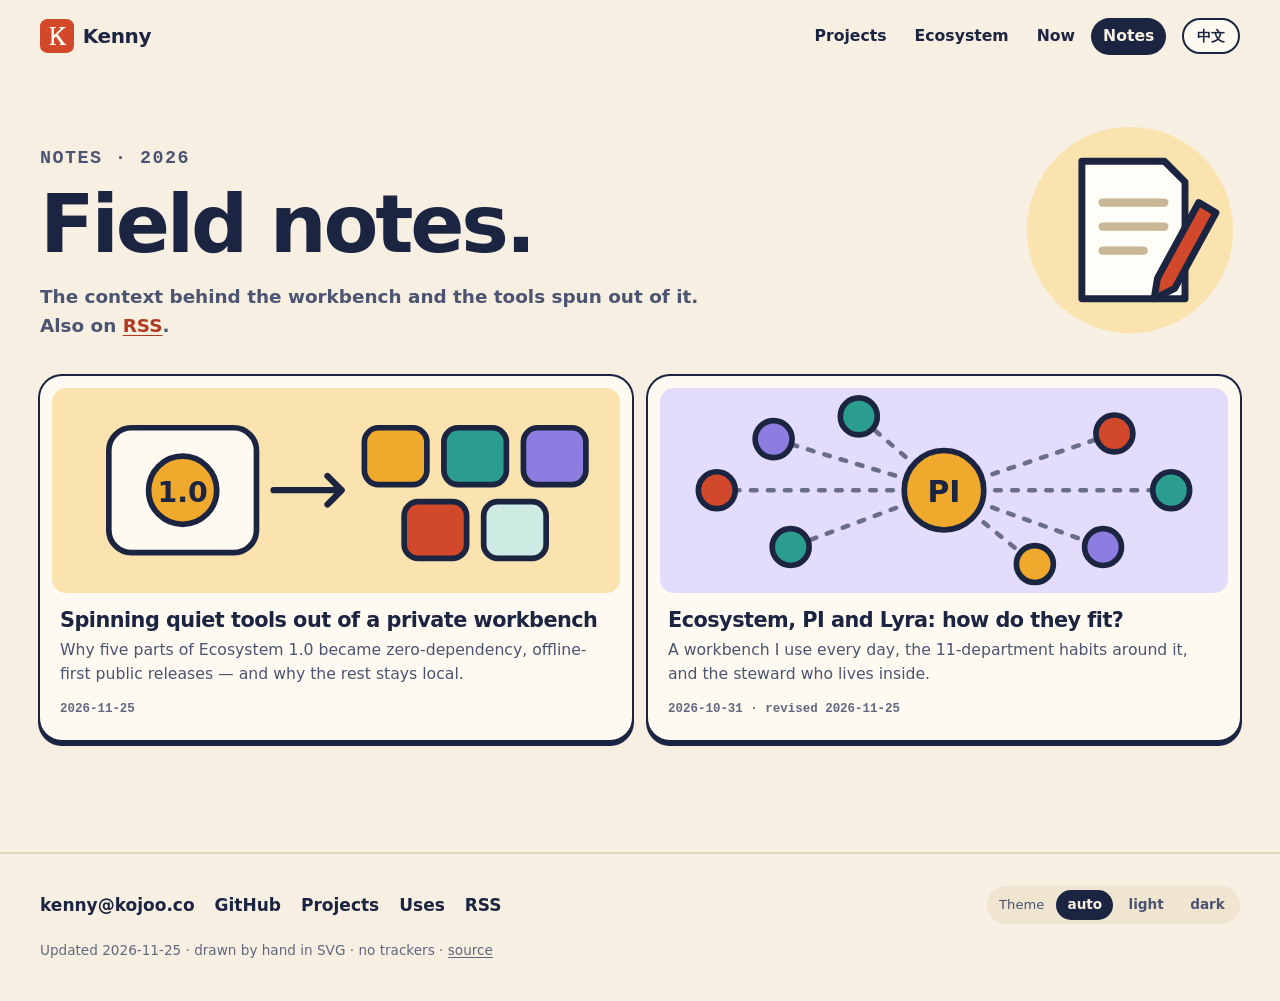
<file: notes/index.html>
<!doctype html>
<html lang="en" data-lang="en" data-title-en="Notes · Kenny" data-title-zh="手记 · Kenny">
<head>
  <meta charset="utf-8">
  <meta name="viewport" content="width=device-width, initial-scale=1">
  <title>Notes · Kenny</title>
  <meta name="description" content="Field notes on Ecosystem 1.0, spinning out quiet open-source tools, and everyday work. 关于 Ecosystem 1.0、抽离开源工具与日常工作的手记。">
  <meta name="color-scheme" content="light dark">
  <meta name="theme-color" content="#f6efe2" media="(prefers-color-scheme: light)">
  <meta name="theme-color" content="#0d1628" media="(prefers-color-scheme: dark)">
  <link rel="canonical" href="https://kennymcsimpson.github.io/notes/">
  <meta property="og:type" content="website">
  <meta property="og:title" content="Notes · Kenny">
  <meta property="og:description" content="Field notes on Ecosystem 1.0, spinning out quiet open-source tools, and everyday work. 关于 Ecosystem 1.0、抽离开源工具与日常工作的手记。">
  <meta property="og:url" content="https://kennymcsimpson.github.io/notes/">
  <link rel="icon" href="/assets/favicon.svg" type="image/svg+xml">
  <link rel="alternate" type="application/rss+xml" title="Kenny — Notes" href="/feed.xml">
  <script src="/prefs.js"></script>
  <link rel="stylesheet" href="/styles.css">
  <script src="/site.js" defer></script>
</head>
<body>
  <a class="skip" href="#main"><span data-l="en">Skip to content</span><span data-l="zh" lang="zh-CN">跳到正文</span></a>
  <header class="site-head wrap">
    <a class="wordmark" href="/"><svg class="seal" viewBox="4 4 56 56" aria-hidden="true" focusable="false"><rect x="4" y="4" width="56" height="56" rx="12"/><path d="M20 17h10v1.8l-3 .6v11.3l11.6-11.2-2.6-.7V17h10v1.8l-2.6.6-10.1 9.7 11 15.3 2.6.7V47H36.7v-1.8l2-.6-8.4-11.9-3.3 3.1v8.8l3 .6V47H20v-1.8l3-.6V19.4l-3-.6z"/></svg>Kenny</a>
    <nav class="site-nav" aria-label="Site">
      <a href="/projects/"><span data-l="en">Projects</span><span data-l="zh" lang="zh-CN">开源</span></a>
      <a href="/ecosystem/">Ecosystem</a>
      <a href="/now/"><span data-l="en">Now</span><span data-l="zh" lang="zh-CN">此刻</span></a>
      <a href="/notes/" aria-current="page"><span data-l="en">Notes</span><span data-l="zh" lang="zh-CN">手记</span></a>
    </nav>
    <button class="lang" type="button" data-lang-toggle aria-label="切换到中文"><span data-l="en" lang="zh-CN">中文</span><span data-l="zh" lang="en">EN</span></button>
  </header>

  <main id="main" class="wrap">
    <header class="page-head">
      <div>
        <p class="kicker"><span data-l="en">Notes</span><span data-l="zh" lang="zh-CN">手记</span> · 2026</p>
        <h1><span data-l="en">Field notes.</span><span data-l="zh" lang="zh-CN">手记。</span></h1>
        <p data-l="en">The context behind the workbench and the tools spun out of it. Also on <a href="/feed.xml">RSS</a>.</p><p data-l="zh" lang="zh-CN">工作台与开源工具背后的来龙去脉。也可以用 <a href="/feed.xml">RSS</a> 订阅。</p>
      </div>
      <svg viewBox="0 0 64 64" class="art" aria-hidden="true" focusable="false"><circle cx="32" cy="32" r="30" class="f-amber-soft"/><path d="M18 12h24l6 6v34H18z" class="f-paper o2"/><path d="M24 24h18M24 31h18M24 38h12" class="nf s-uil" stroke-width="2.4" stroke-linecap="round"/><path d="M40 46l12-22l5 3l-12 22l-6 3z" class="f-verm o2"/></svg>
    </header>
    <ul class="cards two">
      <li><a class="card" href="/notes/workbench-to-oss/" style="--c-soft:var(--amber-soft)"><span class="pic"><svg viewBox="0 0 200 72" preserveAspectRatio="xMidYMid meet" class="art" aria-hidden="true" focusable="false">
        <rect x="20" y="14" width="52" height="44" rx="8" class="f-card o2"/><circle cx="46" cy="36" r="12" class="f-amber o2"/><text x="46" y="40" text-anchor="middle" class="f-ink" font-family="ui-rounded,'Segoe UI',system-ui,sans-serif" font-size="10" font-weight="900">1.0</text>
        <path d="M78 36h24m-5-5l5 5l-5 5" class="nf s-out" stroke-width="2.2" stroke-linecap="round" stroke-linejoin="round"/>
        <rect x="110" y="14" width="22" height="20" rx="5" class="f-amber o2"/><rect x="138" y="14" width="22" height="20" rx="5" class="f-teal o2"/><rect x="166" y="14" width="22" height="20" rx="5" class="f-lav o2"/>
        <rect x="124" y="40" width="22" height="20" rx="5" class="f-verm o2"/><rect x="152" y="40" width="22" height="20" rx="5" class="f-teal-soft o2"/>
      </svg></span><div class="txt"><h3><span data-l="en">Spinning quiet tools out of a private workbench</span><span data-l="zh" lang="zh-CN">从私有工作台里拆出安静的开源工具</span></h3><p data-l="en">Why five parts of Ecosystem 1.0 became zero-dependency, offline-first public releases — and why the rest stays local.</p><p data-l="zh" lang="zh-CN">为什么把 Ecosystem 1.0 里的五块拆成了零依赖、离线的开源软件，而把其余部分留在本地。</p></div><span class="meta">2026-11-25</span></a></li>

      <li><a class="card" href="/notes/ecosystem/" style="--c-soft:var(--lav-soft)"><span class="pic"><svg viewBox="0 0 200 72" preserveAspectRatio="xMidYMid meet" class="art" aria-hidden="true" focusable="false">
        <path d="M100 36L40 18M100 36L46 56M100 36L160 16M100 36L156 56M100 36L70 10M100 36L132 62M100 36L20 36M100 36L180 36" class="nf s-out" stroke-width="1.6" stroke-dasharray="2 4" stroke-linecap="round" opacity=".6"/>
        <circle cx="100" cy="36" r="14" class="f-amber o2"/><text x="100" y="40" text-anchor="middle" class="f-ink" font-family="ui-rounded,'Segoe UI',system-ui,sans-serif" font-size="10.5" font-weight="900">PI</text>
        <circle cx="40" cy="18" r="6.5" class="f-lav o2"/><circle cx="46" cy="56" r="6.5" class="f-teal o2"/><circle cx="160" cy="16" r="6.5" class="f-verm o2"/><circle cx="156" cy="56" r="6.5" class="f-lav o2"/><circle cx="70" cy="10" r="6.5" class="f-teal o2"/><circle cx="132" cy="62" r="6.5" class="f-amber o2"/><circle cx="20" cy="36" r="6.5" class="f-verm o2"/><circle cx="180" cy="36" r="6.5" class="f-teal o2"/>
      </svg></span><div class="txt"><h3><span data-l="en">Ecosystem, PI and Lyra: how do they fit?</span><span data-l="zh" lang="zh-CN">Ecosystem、PI 与 Lyra，各自在做什么？</span></h3><p data-l="en">A workbench I use every day, the 11-department habits around it, and the steward who lives inside.</p><p data-l="zh" lang="zh-CN">一个每天在用的工作台，围着它长出来的 11 个机构与习惯，以及住在里面的大管家。</p></div><span class="meta">2026-10-31 · <span data-l="en">revised</span><span data-l="zh" lang="zh-CN">修订</span> 2026-11-25</span></a></li>
    </ul>
  </main>

  <footer class="site-foot">
    <div class="inner wrap">
      <nav aria-label="Elsewhere">
        <a href="mailto:kenny@kojoo.co">kenny@kojoo.co</a>
        <a href="https://github.com/KennyMcSimpson" rel="me noopener">GitHub</a>
        <a href="/projects/"><span data-l="en">Projects</span><span data-l="zh" lang="zh-CN">开源</span></a>
        <a href="/uses/"><span data-l="en">Uses</span><span data-l="zh" lang="zh-CN">工具</span></a>
        <a href="/feed.xml">RSS</a>
      </nav>
      <div class="theme" role="group" aria-label="Theme">
        <span><span data-l="en">Theme</span><span data-l="zh" lang="zh-CN">主题</span></span>
        <button type="button" data-theme-set="auto" aria-pressed="true"><span data-l="en">auto</span><span data-l="zh" lang="zh-CN">自动</span></button>
        <button type="button" data-theme-set="light" aria-pressed="false"><span data-l="en">light</span><span data-l="zh" lang="zh-CN">浅色</span></button>
        <button type="button" data-theme-set="dark" aria-pressed="false"><span data-l="en">dark</span><span data-l="zh" lang="zh-CN">深色</span></button>
      </div>
      <p class="meta-line"><span data-l="en">Updated 2026-11-25 · drawn by hand in SVG · no trackers · <a href="https://github.com/KennyMcSimpson/kennymcsimpson.github.io" rel="noopener">source</a></span><span data-l="zh" lang="zh-CN">更新于 2026-11-25 · SVG 手绘 · 无统计 · <a href="https://github.com/KennyMcSimpson/kennymcsimpson.github.io" rel="noopener">源码</a></span></p>
    </div>
  </footer>
</body>
</html>
</file>
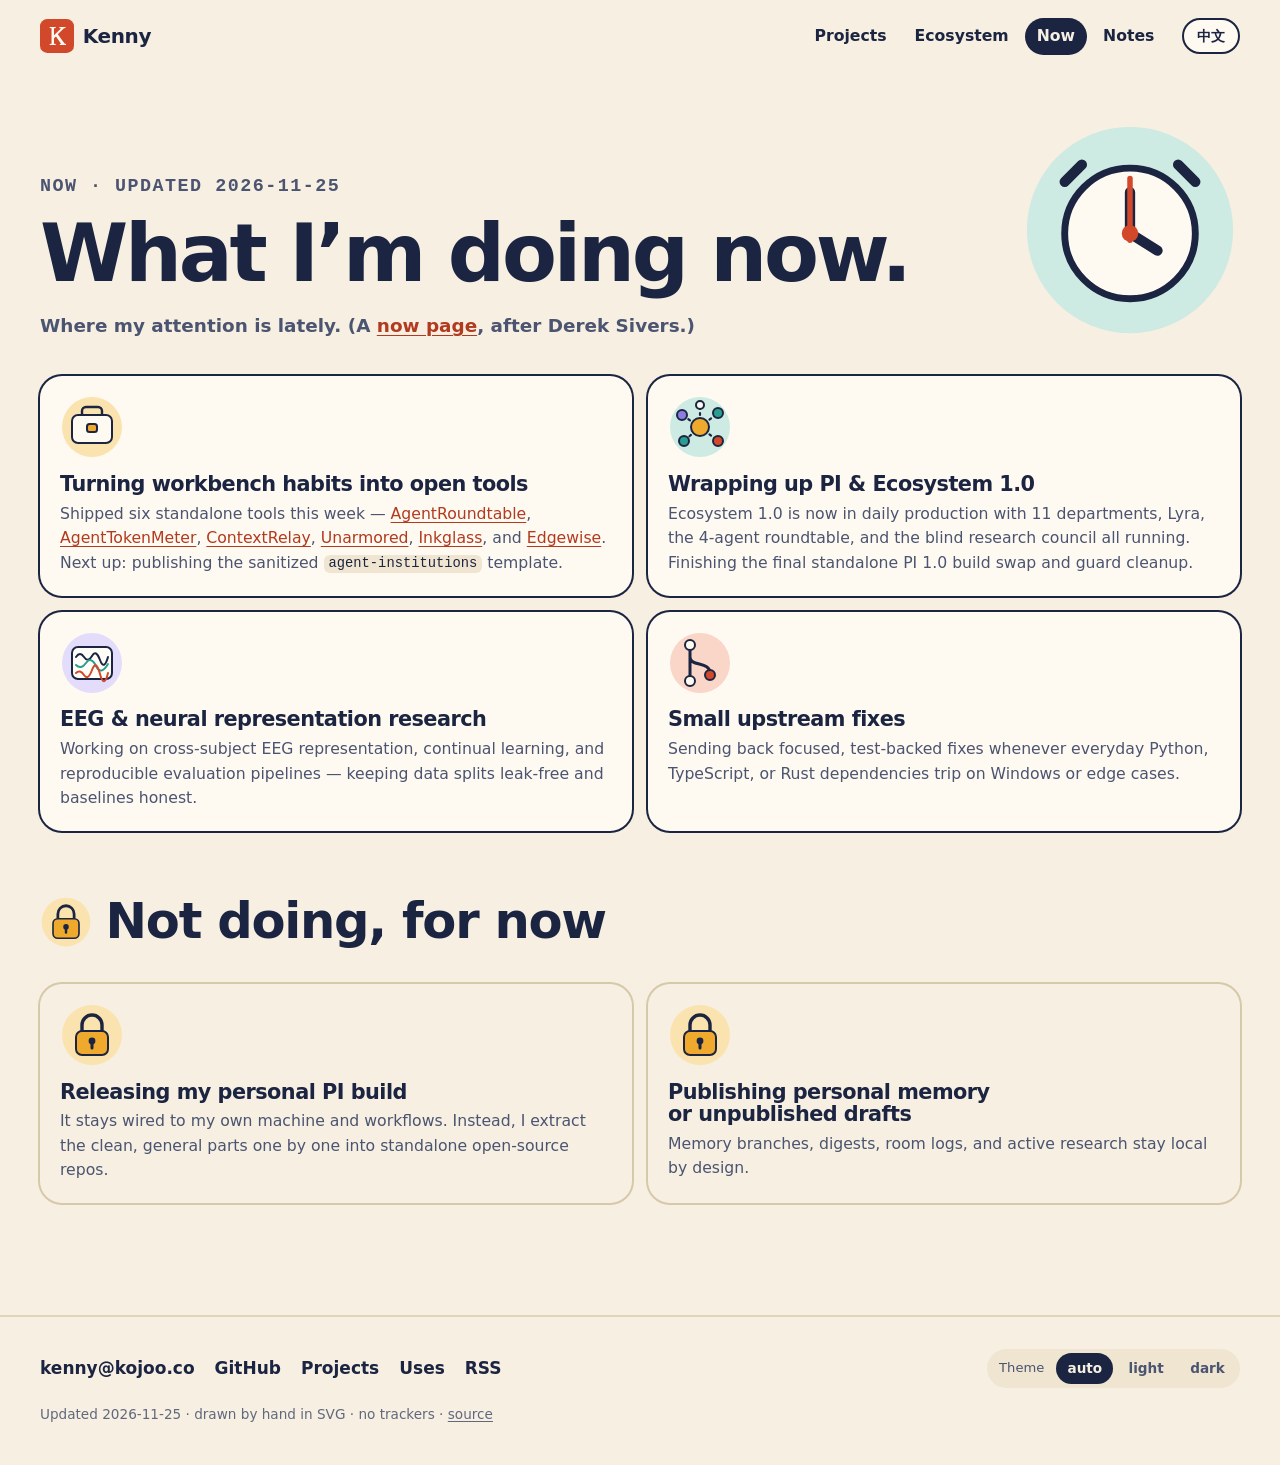
<file: now/index.html>
<!doctype html>
<html lang="en" data-lang="en" data-title-en="Now · Kenny" data-title-zh="此刻 · Kenny">
<head>
  <meta charset="utf-8">
  <meta name="viewport" content="width=device-width, initial-scale=1">
  <title>Now · Kenny</title>
  <meta name="description" content="What Kenny is doing now (updated 2026-11-25). 此刻在做什么。">
  <meta name="color-scheme" content="light dark">
  <meta name="theme-color" content="#f6efe2" media="(prefers-color-scheme: light)">
  <meta name="theme-color" content="#0d1628" media="(prefers-color-scheme: dark)">
  <link rel="canonical" href="https://kennymcsimpson.github.io/now/">
  <meta property="og:type" content="website">
  <meta property="og:title" content="Now · Kenny">
  <meta property="og:description" content="What Kenny is doing now (updated 2026-11-25). 此刻在做什么。">
  <meta property="og:url" content="https://kennymcsimpson.github.io/now/">
  <link rel="icon" href="/assets/favicon.svg" type="image/svg+xml">
  <link rel="alternate" type="application/rss+xml" title="Kenny — Notes" href="/feed.xml">
  <script src="/prefs.js"></script>
  <link rel="stylesheet" href="/styles.css">
  <script src="/site.js" defer></script>
</head>
<body>
  <a class="skip" href="#main"><span data-l="en">Skip to content</span><span data-l="zh" lang="zh-CN">跳到正文</span></a>
  <header class="site-head wrap">
    <a class="wordmark" href="/"><svg class="seal" viewBox="4 4 56 56" aria-hidden="true" focusable="false"><rect x="4" y="4" width="56" height="56" rx="12"/><path d="M20 17h10v1.8l-3 .6v11.3l11.6-11.2-2.6-.7V17h10v1.8l-2.6.6-10.1 9.7 11 15.3 2.6.7V47H36.7v-1.8l2-.6-8.4-11.9-3.3 3.1v8.8l3 .6V47H20v-1.8l3-.6V19.4l-3-.6z"/></svg>Kenny</a>
    <nav class="site-nav" aria-label="Site">
      <a href="/projects/"><span data-l="en">Projects</span><span data-l="zh" lang="zh-CN">开源</span></a>
      <a href="/ecosystem/">Ecosystem</a>
      <a href="/now/" aria-current="page"><span data-l="en">Now</span><span data-l="zh" lang="zh-CN">此刻</span></a>
      <a href="/notes/"><span data-l="en">Notes</span><span data-l="zh" lang="zh-CN">手记</span></a>
    </nav>
    <button class="lang" type="button" data-lang-toggle aria-label="切换到中文"><span data-l="en" lang="zh-CN">中文</span><span data-l="zh" lang="en">EN</span></button>
  </header>

  <main id="main" class="wrap">
    <header class="page-head">
      <div>
        <p class="kicker"><span data-l="en">Now</span><span data-l="zh" lang="zh-CN">此刻</span> · <span data-l="en">updated</span><span data-l="zh" lang="zh-CN">更新于</span> 2026-11-25</p>
        <h1><span data-l="en">What I’m doing now.</span><span data-l="zh" lang="zh-CN">我最近在做什么。</span></h1>
        <p data-l="en">Where my attention is lately. (A <a href="https://nownownow.com/about" rel="noopener">now page</a>, after Derek Sivers.)</p><p data-l="zh" lang="zh-CN">最近的注意力在哪里。（<a href="https://nownownow.com/about" rel="noopener">now page</a>，源自 Derek Sivers。）</p>
      </div>
      <svg viewBox="0 0 64 64" class="art" aria-hidden="true" focusable="false"><circle cx="32" cy="32" r="30" class="f-teal-soft"/><circle cx="32" cy="33" r="19" class="f-card o2"/><path d="M32 33V21M32 33l8 5" class="nf s-out" stroke-width="3" stroke-linecap="round"/><path d="M32 35V17" class="nf s-verm a-tick" stroke-width="1.6" stroke-linecap="round" style="transform-origin:32px 33px"/><circle cx="32" cy="33" r="2.4" class="f-verm"/><path d="M18 13l-5 5M46 13l5 5" class="nf s-out" stroke-width="3" stroke-linecap="round"/></svg>
    </header>
    <ul class="cards two">
      <li><div class="card"><svg viewBox="0 0 64 64" class="art ic" aria-hidden="true" focusable="false"><circle cx="32" cy="32" r="30" class="f-amber-soft"/><rect x="12" y="20" width="40" height="28" rx="6" class="f-card o2"/><path d="M22 20v-4a4 4 0 0 1 4-4h12a4 4 0 0 1 4 4v4" class="nf s-out" stroke-width="2.4"/><rect x="27" y="29" width="10" height="8" rx="2.5" class="f-amber o2"/></svg><div class="txt"><h3><span data-l="en">Turning workbench habits into open tools</span><span data-l="zh" lang="zh-CN">把工作台里的顺手工具拆成开源软件</span></h3><p data-l="en">Shipped six standalone tools this week — <a href="/projects/#agentroundtable">AgentRoundtable</a>, <a href="/projects/#agenttokenmeter">AgentTokenMeter</a>, <a href="/projects/#contextrelay">ContextRelay</a>, <a href="/projects/#unarmored">Unarmored</a>, <a href="/projects/#inkglass">Inkglass</a>, and <a href="/projects/#edgewise">Edgewise</a>. Next up: publishing the sanitized <code>agent-institutions</code> template.</p><p data-l="zh" lang="zh-CN">这周连续发布了六款独立开源软件——<a href="/projects/#agentroundtable">AgentRoundtable</a>、<a href="/projects/#agenttokenmeter">AgentTokenMeter</a>、<a href="/projects/#contextrelay">ContextRelay</a>、<a href="/projects/#unarmored">Unarmored</a>、<a href="/projects/#inkglass">Inkglass</a> 与 <a href="/projects/#edgewise">Edgewise</a>。接下来整理脱敏模板 <code>agent-institutions</code> 公开建仓。</p></div></div></li>
      <li><div class="card"><svg viewBox="0 0 64 64" class="art ic" aria-hidden="true" focusable="false"><circle cx="32" cy="32" r="30" class="f-teal-soft"/><path d="M32 32L14 20M32 32L50 18M32 32L50 46M32 32L16 46M32 32L32 10" class="nf s-out" stroke-width="2.2" stroke-dasharray="2 4" stroke-linecap="round"/><circle cx="32" cy="32" r="9" class="f-amber o2"/><circle cx="14" cy="20" r="5" class="f-lav o2"/><circle cx="50" cy="18" r="5" class="f-teal o2"/><circle cx="50" cy="46" r="5" class="f-verm o2"/><circle cx="16" cy="46" r="5" class="f-teal o2"/><circle cx="32" cy="10" r="4" class="f-card o2"/></svg><div class="txt"><h3><span data-l="en">Wrapping up PI &amp; Ecosystem 1.0</span><span data-l="zh" lang="zh-CN">PI 与 Ecosystem 1.0 收官</span></h3><p data-l="en">Ecosystem 1.0 is now in daily production with 11 departments, Lyra, the 4-agent roundtable, and the blind research council all running. Finishing the final standalone PI 1.0 build swap and guard cleanup.</p><p data-l="zh" lang="zh-CN">Ecosystem 1.0 的 11 个机构、Lyra、四代理圆桌与双盲评议会已全面进入日用；正在收官最后一波 PI 1.0 独立换装与守卫收口。</p></div></div></li>
      <li><div class="card"><svg viewBox="0 0 64 64" class="art ic" aria-hidden="true" focusable="false"><circle cx="32" cy="32" r="30" class="f-lav-soft"/><rect x="12" y="16" width="40" height="32" rx="6" class="f-paper o2"/><path d="M16 26q4-6 8 0t8-1t8 4t8-3" class="nf s-out" stroke-width="2" stroke-linecap="round"/><path d="M16 34q5 5 10-2t10 3t12-2" class="nf s-teal" stroke-width="2" stroke-linecap="round"/><path d="M16 42q4-4 8 2t8-5t8 4t8-1" class="nf s-verm" stroke-width="2" stroke-linecap="round"/></svg><div class="txt"><h3><span data-l="en">EEG &amp; neural representation research</span><span data-l="zh" lang="zh-CN">脑电与神经表征研究</span></h3><p data-l="en">Working on cross-subject EEG representation, continual learning, and reproducible evaluation pipelines — keeping data splits leak-free and baselines honest.</p><p data-l="zh" lang="zh-CN">持续推进跨被试脑电表征、持续学习与可复现评估管线，把数据划分防泄漏与基线对比做扎实。</p></div></div></li>
      <li><div class="card"><svg viewBox="0 0 64 64" class="art ic" aria-hidden="true" focusable="false"><circle cx="32" cy="32" r="30" class="f-verm-soft"/><path d="M22 14v36M22 26c0 10 20 4 20 16" class="nf s-out" stroke-width="3" stroke-linecap="round"/><circle cx="22" cy="14" r="5" class="f-card o2"/><circle cx="22" cy="50" r="5" class="f-card o2"/><circle cx="42" cy="44" r="5" class="f-verm o2"/></svg><div class="txt"><h3><span data-l="en">Small upstream fixes</span><span data-l="zh" lang="zh-CN">顺手修上游小问题</span></h3><p data-l="en">Sending back focused, test-backed fixes whenever everyday Python, TypeScript, or Rust dependencies trip on Windows or edge cases.</p><p data-l="zh" lang="zh-CN">每天用到的 Python、TypeScript、Rust 依赖遇到 Windows 兼容或边界坑时，顺手提最小修复和回归测试回上游。</p></div></div></li>
    </ul>

    <section class="sec" aria-labelledby="not-h" style="padding-top:clamp(2.5rem,6vw,4rem)">
      <div class="sec-head">
        <div class="t"><svg viewBox="0 0 64 64" class="art sticker" aria-hidden="true" focusable="false"><circle cx="32" cy="32" r="30" class="f-amber-soft"/><path d="M22 28v-6a10 10 0 0 1 20 0v6" class="nf s-out" stroke-width="3.4"/><rect x="16" y="28" width="32" height="24" rx="6" class="f-amber o2"/><circle cx="32" cy="38" r="3.4" class="f-out"/><path d="M32 40v5" class="nf s-out" stroke-width="3" stroke-linecap="round"/></svg><h2 id="not-h"><span data-l="en">Not doing, for now</span><span data-l="zh" lang="zh-CN">暂时不做</span></h2></div>
      </div>
      <ul class="cards two">
        <li><div class="card muted"><svg viewBox="0 0 64 64" class="art ic" aria-hidden="true" focusable="false"><circle cx="32" cy="32" r="30" class="f-amber-soft"/><path d="M22 28v-6a10 10 0 0 1 20 0v6" class="nf s-out" stroke-width="3.4"/><rect x="16" y="28" width="32" height="24" rx="6" class="f-amber o2"/><circle cx="32" cy="38" r="3.4" class="f-out"/><path d="M32 40v5" class="nf s-out" stroke-width="3" stroke-linecap="round"/></svg><div class="txt"><h3><span data-l="en">Releasing my personal PI build</span><span data-l="zh" lang="zh-CN">发布个人 PI 构建</span></h3><p data-l="en">It stays wired to my own machine and workflows. Instead, I extract the clean, general parts one by one into standalone open-source repos.</p><p data-l="zh" lang="zh-CN">它深度绑定本机环境与个人习惯；比起硬塞一整包出来，把里面真正通用的能力逐个拆成干净的独立开源工具更有用。</p></div></div></li>
        <li><div class="card muted"><svg viewBox="0 0 64 64" class="art ic" aria-hidden="true" focusable="false"><circle cx="32" cy="32" r="30" class="f-amber-soft"/><path d="M22 28v-6a10 10 0 0 1 20 0v6" class="nf s-out" stroke-width="3.4"/><rect x="16" y="28" width="32" height="24" rx="6" class="f-amber o2"/><circle cx="32" cy="38" r="3.4" class="f-out"/><path d="M32 40v5" class="nf s-out" stroke-width="3" stroke-linecap="round"/></svg><div class="txt"><h3><span data-l="en">Publishing personal memory or unpublished drafts</span><span data-l="zh" lang="zh-CN">公开个人记忆与未发表草稿</span></h3><p data-l="en">Memory branches, digests, room logs, and active research stay local by design.</p><p data-l="zh" lang="zh-CN">记忆分支、每日摘要、房间对话与尚未发表的研究数据，本来就应该留在本地。</p></div></div></li>
      </ul>
    </section>
  </main>

  <footer class="site-foot">
    <div class="inner wrap">
      <nav aria-label="Elsewhere">
        <a href="mailto:kenny@kojoo.co">kenny@kojoo.co</a>
        <a href="https://github.com/KennyMcSimpson" rel="me noopener">GitHub</a>
        <a href="/projects/"><span data-l="en">Projects</span><span data-l="zh" lang="zh-CN">开源</span></a>
        <a href="/uses/"><span data-l="en">Uses</span><span data-l="zh" lang="zh-CN">工具</span></a>
        <a href="/feed.xml">RSS</a>
      </nav>
      <div class="theme" role="group" aria-label="Theme">
        <span><span data-l="en">Theme</span><span data-l="zh" lang="zh-CN">主题</span></span>
        <button type="button" data-theme-set="auto" aria-pressed="true"><span data-l="en">auto</span><span data-l="zh" lang="zh-CN">自动</span></button>
        <button type="button" data-theme-set="light" aria-pressed="false"><span data-l="en">light</span><span data-l="zh" lang="zh-CN">浅色</span></button>
        <button type="button" data-theme-set="dark" aria-pressed="false"><span data-l="en">dark</span><span data-l="zh" lang="zh-CN">深色</span></button>
      </div>
      <p class="meta-line"><span data-l="en">Updated 2026-11-25 · drawn by hand in SVG · no trackers · <a href="https://github.com/KennyMcSimpson/kennymcsimpson.github.io" rel="noopener">source</a></span><span data-l="zh" lang="zh-CN">更新于 2026-11-25 · SVG 手绘 · 无统计 · <a href="https://github.com/KennyMcSimpson/kennymcsimpson.github.io" rel="noopener">源码</a></span></p>
    </div>
  </footer>
</body>
</html>
</file>
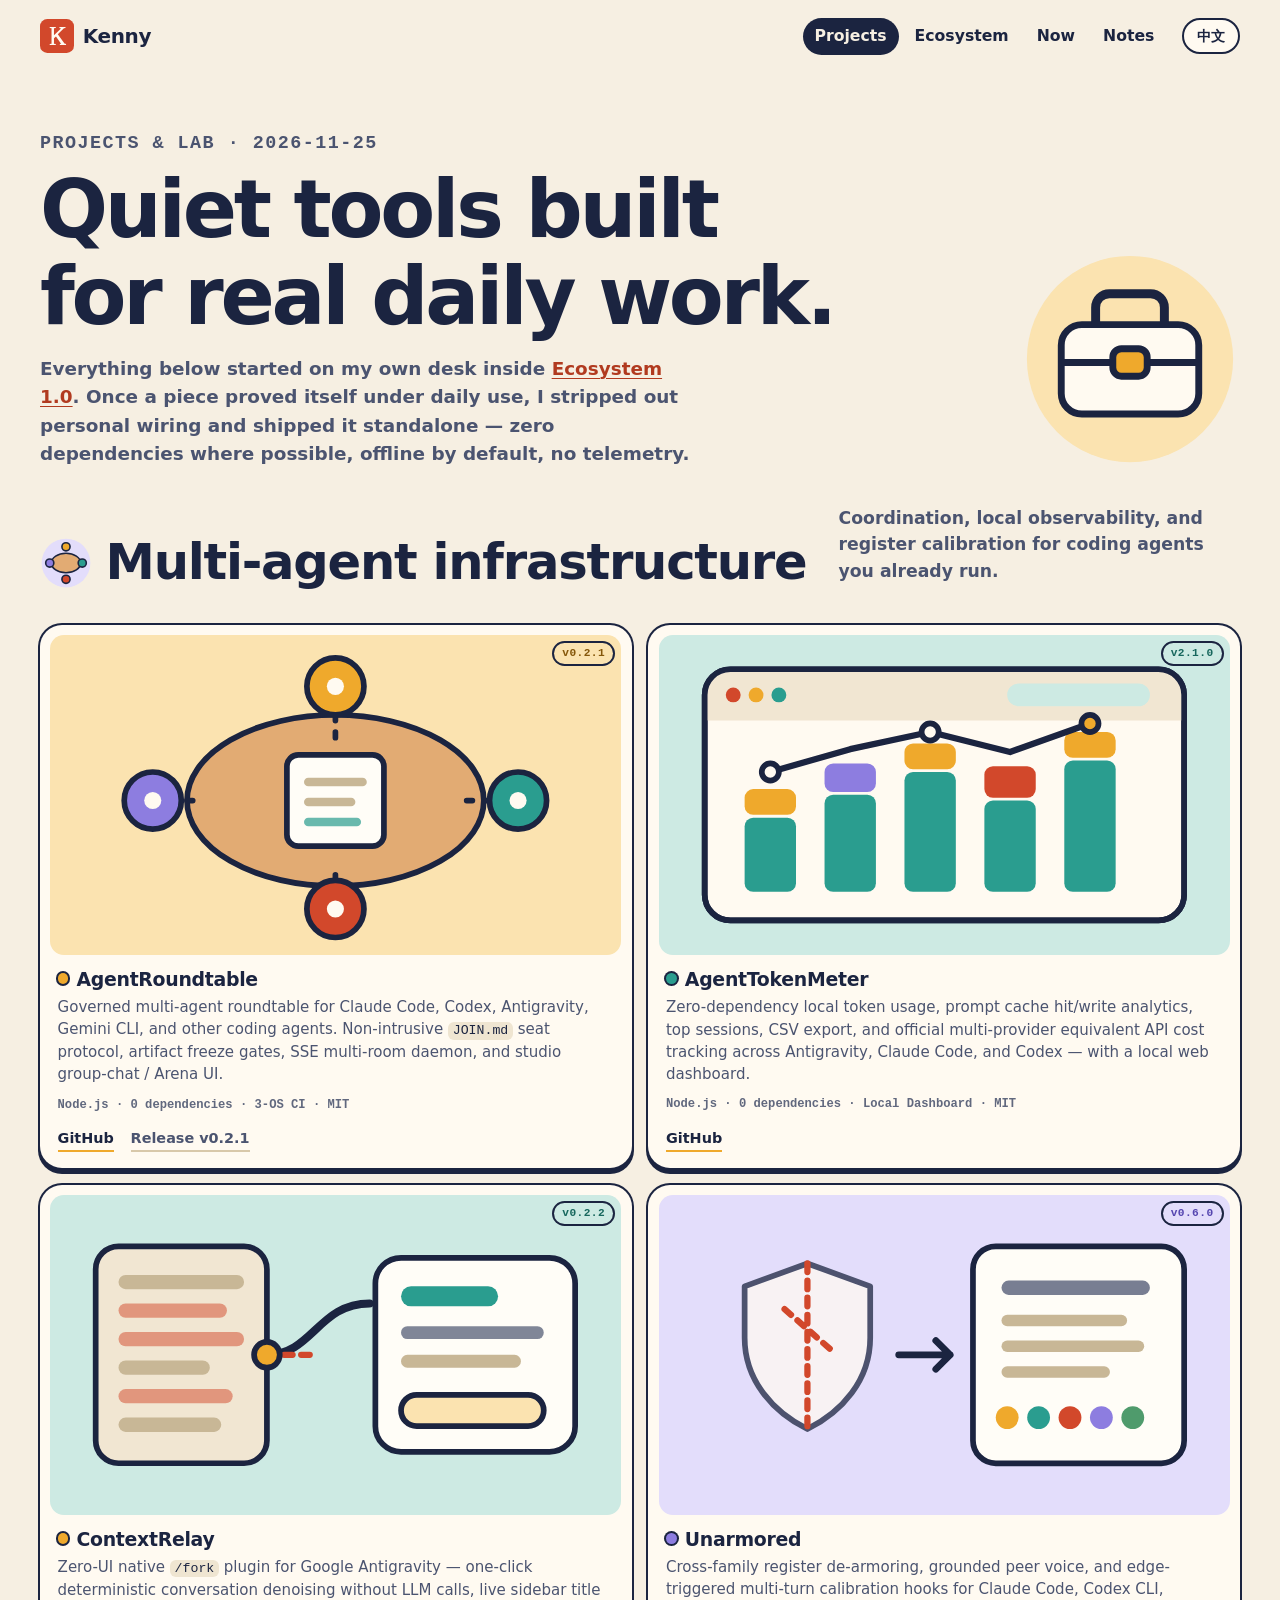
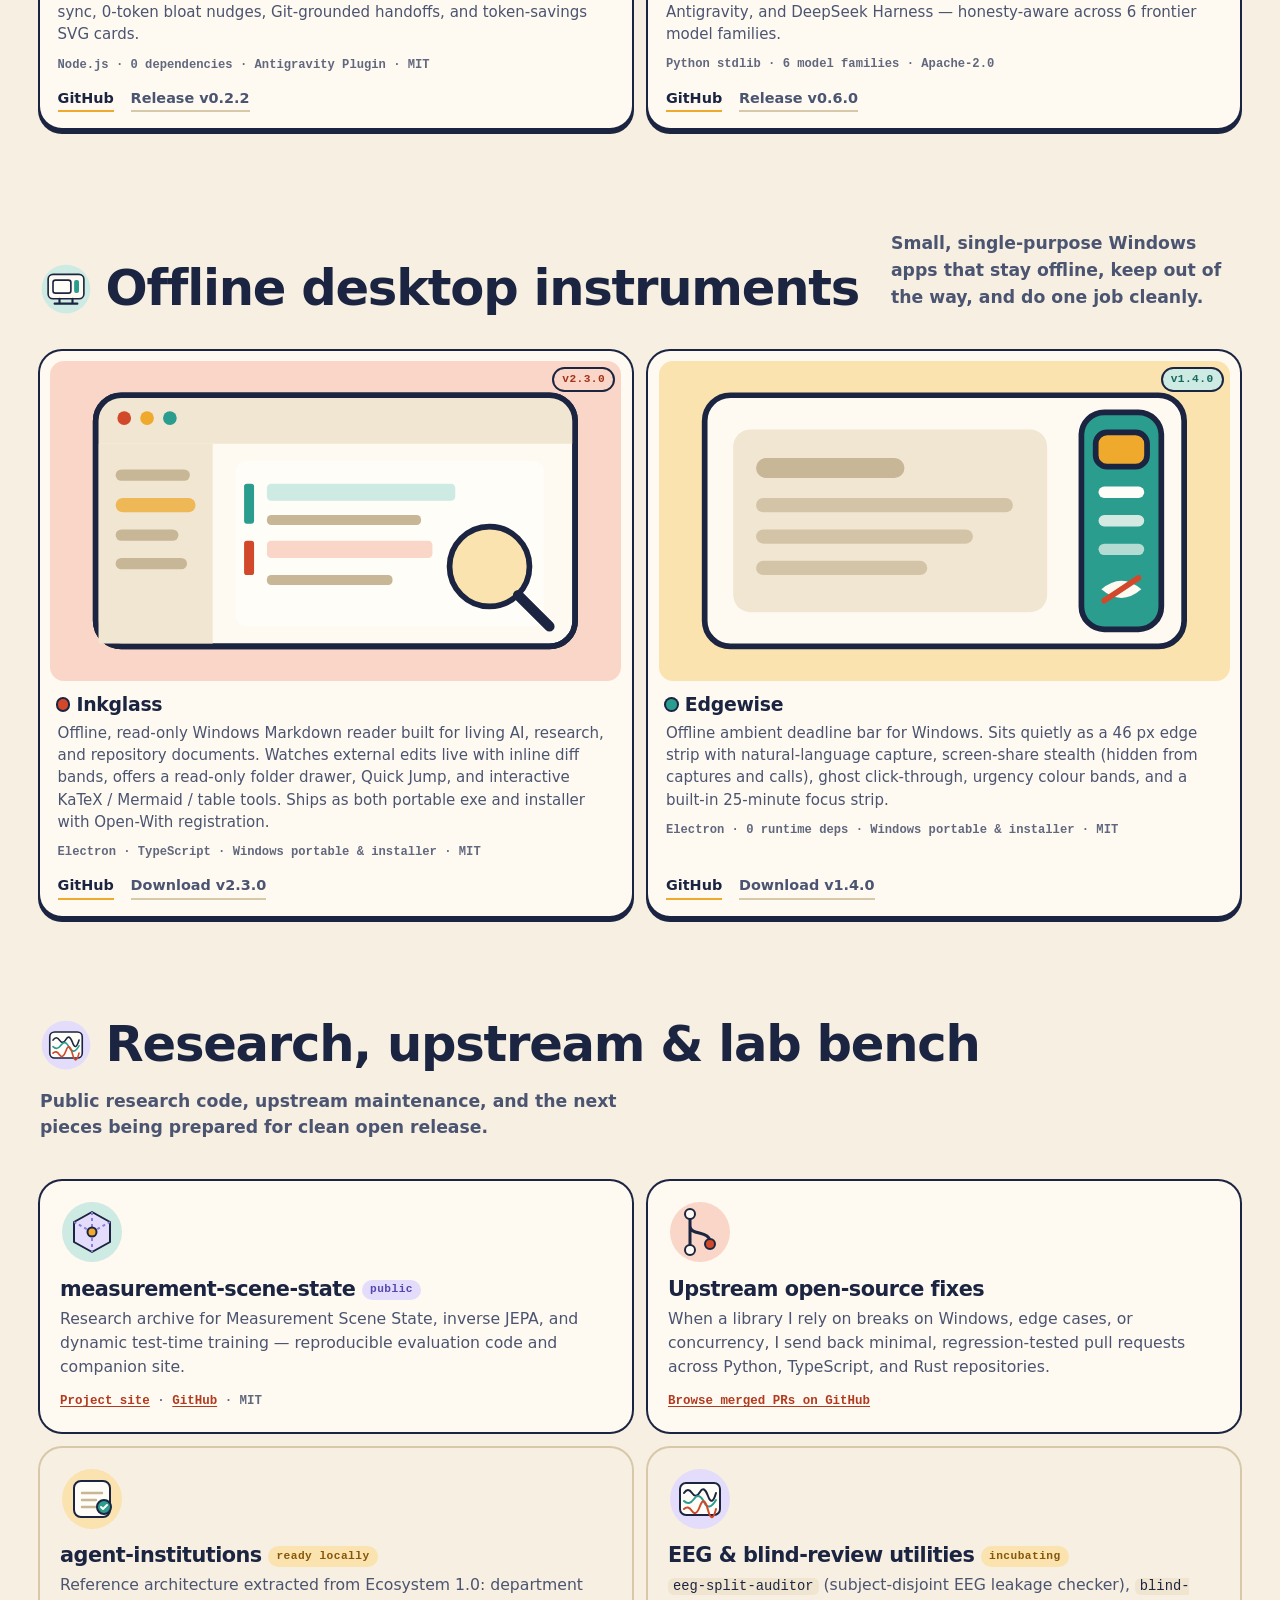
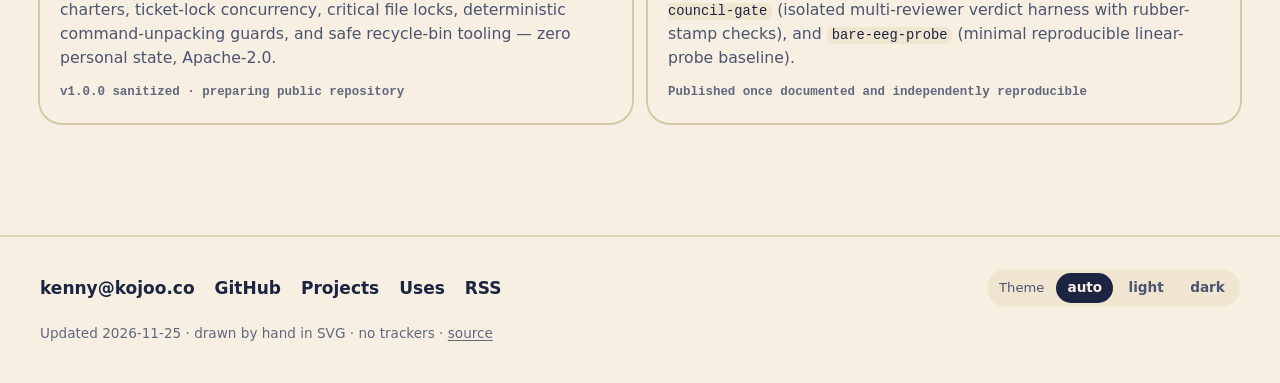
<file: projects/index.html>
<!doctype html>
<html lang="en" data-lang="en" data-title-en="Projects · Kenny" data-title-zh="开源与研究 · Kenny">
<head>
  <meta charset="utf-8">
  <meta name="viewport" content="width=device-width, initial-scale=1">
  <title>Projects · Kenny</title>
  <meta name="description" content="Open-source multi-agent tooling, quiet offline desktop apps, public research archives, and upcoming lab releases by Kenny. 开源多代理工具、离线桌面软件、公开研究归档与孵化清单。">
  <meta name="color-scheme" content="light dark">
  <meta name="theme-color" content="#f6efe2" media="(prefers-color-scheme: light)">
  <meta name="theme-color" content="#0d1628" media="(prefers-color-scheme: dark)">
  <link rel="canonical" href="https://kennymcsimpson.github.io/projects/">
  <meta property="og:type" content="website">
  <meta property="og:title" content="Projects · Kenny">
  <meta property="og:description" content="Open-source multi-agent tooling, quiet offline desktop apps, public research archives, and upcoming lab releases by Kenny. 开源多代理工具、离线桌面软件、公开研究归档与孵化清单。">
  <meta property="og:url" content="https://kennymcsimpson.github.io/projects/">
  <link rel="icon" href="/assets/favicon.svg" type="image/svg+xml">
  <link rel="alternate" type="application/rss+xml" title="Kenny — Notes" href="/feed.xml">
  <script src="/prefs.js"></script>
  <link rel="stylesheet" href="/styles.css">
  <script src="/site.js" defer></script>
</head>
<body>
  <a class="skip" href="#main"><span data-l="en">Skip to content</span><span data-l="zh" lang="zh-CN">跳到正文</span></a>
  <header class="site-head wrap">
    <a class="wordmark" href="/"><svg class="seal" viewBox="4 4 56 56" aria-hidden="true" focusable="false"><rect x="4" y="4" width="56" height="56" rx="12"/><path d="M20 17h10v1.8l-3 .6v11.3l11.6-11.2-2.6-.7V17h10v1.8l-2.6.6-10.1 9.7 11 15.3 2.6.7V47H36.7v-1.8l2-.6-8.4-11.9-3.3 3.1v8.8l3 .6V47H20v-1.8l3-.6V19.4l-3-.6z"/></svg>Kenny</a>
    <nav class="site-nav" aria-label="Site">
      <a href="/projects/" aria-current="page"><span data-l="en">Projects</span><span data-l="zh" lang="zh-CN">开源</span></a>
      <a href="/ecosystem/">Ecosystem</a>
      <a href="/now/"><span data-l="en">Now</span><span data-l="zh" lang="zh-CN">此刻</span></a>
      <a href="/notes/"><span data-l="en">Notes</span><span data-l="zh" lang="zh-CN">手记</span></a>
    </nav>
    <button class="lang" type="button" data-lang-toggle aria-label="切换到中文"><span data-l="en" lang="zh-CN">中文</span><span data-l="zh" lang="en">EN</span></button>
  </header>

  <main id="main" class="wrap">
    <header class="page-head">
      <div>
        <p class="kicker"><span data-l="en">Projects &amp; Lab</span><span data-l="zh" lang="zh-CN">开源作品与实验室</span> · 2026-11-25</p>
        <h1><span data-l="en">Quiet tools built for real daily work.</span><span data-l="zh" lang="zh-CN">从真实日常里长出来的安静工具。</span></h1>
        <p data-l="en">Everything below started on my own desk inside <a href="/ecosystem/">Ecosystem 1.0</a>. Once a piece proved itself under daily use, I stripped out personal wiring and shipped it standalone — zero dependencies where possible, offline by default, no telemetry.</p><p data-l="zh" lang="zh-CN">下面每一件作品，最初都是为了解决 <a href="/ecosystem/">Ecosystem 1.0</a> 日常里的真实痛点。经受住高强度日用验证后，我剥离了私人配置与本地绑定，做成零依赖、默认离线、无遥测的独立开源软件。</p>
      </div>
      <svg viewBox="0 0 64 64" class="art" aria-hidden="true" focusable="false"><circle cx="32" cy="32" r="30" class="f-amber-soft"/><rect x="12" y="22" width="40" height="26" rx="6" class="f-card o2"/><path d="M22 22v-5a4 4 0 0 1 4-4h12a4 4 0 0 1 4 4v5" class="nf s-out" stroke-width="2.6"/><path d="M12 33h40" class="nf s-out" stroke-width="2"/><rect x="27" y="29" width="10" height="8" rx="2.5" class="f-amber o2"/></svg>
    </header>

    <section aria-labelledby="agents-h">
      <div class="sec-head">
        <div class="t"><svg viewBox="0 0 64 64" class="art sticker" aria-hidden="true" focusable="false"><circle cx="32" cy="32" r="30" class="f-lav-soft"/><ellipse cx="32" cy="32" rx="18" ry="12" class="f-desk3 o2"/><circle cx="32" cy="12" r="5" class="f-amber o2"/><circle cx="52" cy="32" r="5" class="f-teal o2"/><circle cx="32" cy="52" r="5" class="f-verm o2"/><circle cx="12" cy="32" r="5" class="f-lav o2"/></svg><h2 id="agents-h"><span data-l="en">Multi-agent infrastructure</span><span data-l="zh" lang="zh-CN">多代理协作与基础设施</span></h2></div>
        <p data-l="en">Coordination, local observability, and register calibration for coding agents you already run.</p><p data-l="zh" lang="zh-CN">围绕现成编码代理的协作房间、本地账本与语域校准。</p>
      </div>
      <ul class="projects two">
        <li class="proj" id="agentroundtable" style="--c:var(--amber);--c-soft:var(--amber-soft)">
          <div class="mini"><svg viewBox="0 0 200 112" class="art" aria-hidden="true" focusable="false">
            <ellipse cx="100" cy="58" rx="52" ry="30" class="f-desk3 o2"/>
            <rect x="83" y="42" width="34" height="32" rx="4" class="f-paper o2"/>
            <rect x="89" y="50" width="22" height="3" rx="1.5" class="f-uil"/><rect x="89" y="57" width="18" height="3" rx="1.5" class="f-uil"/><rect x="89" y="64" width="20" height="3" rx="1.5" class="f-teal" opacity=".7"/>
            <path d="M100 22v14M100 84v10M42 58h12M146 58h12" class="nf s-out" stroke-width="2" stroke-dasharray="2 4" stroke-linecap="round"/>
            <circle cx="100" cy="18" r="10" class="f-amber o2"/><circle cx="164" cy="58" r="10" class="f-teal o2"/><circle cx="100" cy="96" r="10" class="f-verm o2"/><circle cx="36" cy="58" r="10" class="f-lav o2"/>
            <circle cx="100" cy="18" r="3" class="f-card"/><circle cx="164" cy="58" r="3" class="f-card"/><circle cx="100" cy="96" r="3" class="f-card"/><circle cx="36" cy="58" r="3" class="f-card"/>
          </svg><span class="chip">v0.2.1</span></div>
          <div class="body">
            <h3>AgentRoundtable</h3>
            <p data-l="en">Governed multi-agent roundtable for Claude Code, Codex, Antigravity, Gemini CLI, and other coding agents. Non-intrusive <code>JOIN.md</code> seat protocol, artifact freeze gates, SSE multi-room daemon, and studio group-chat / Arena UI.</p>
            <p data-l="zh" lang="zh-CN">面向 Claude Code、Codex、Antigravity、Gemini CLI 等现成编码代理的受治理圆桌房间。非侵入式 <code>JOIN.md</code> 席位协议、产物冻结闸门、SSE 多房间守护进程，以及工作室群聊与竞技场界面。</p>
            <p class="tags">Node.js · 0 dependencies · 3-OS CI · MIT</p>
            <div class="actions">
              <a href="https://github.com/KennyMcSimpson/AgentRoundtable" rel="noopener">GitHub</a>
              <a class="sub" href="https://github.com/KennyMcSimpson/AgentRoundtable/releases/tag/v0.2.1" rel="noopener"><span data-l="en">Release v0.2.1</span><span data-l="zh" lang="zh-CN">v0.2.1 发布页</span></a>
            </div>
          </div>
        </li>

        <li class="proj" id="agenttokenmeter" style="--c:var(--teal);--c-soft:var(--teal-soft)">
          <div class="mini"><svg viewBox="0 0 200 112" class="art" aria-hidden="true" focusable="false">
            <rect x="16" y="12" width="168" height="88" rx="9" class="f-screen o2"/>
            <path d="M25 12h150a9 9 0 0 1 9 9v9h-168v-9a9 9 0 0 1 9-9z" class="f-ui1"/>
            <rect x="16" y="12" width="168" height="88" rx="9" class="nf o2"/>
            <circle cx="26" cy="21" r="2.6" class="f-verm"/><circle cx="34" cy="21" r="2.6" class="f-amber"/><circle cx="42" cy="21" r="2.6" class="f-teal"/>
            <rect x="122" y="17" width="50" height="8" rx="4" class="f-teal-soft"/>
            <rect x="30" y="64" width="18" height="26" rx="3" class="f-teal"/><rect x="30" y="54" width="18" height="9" rx="3" class="f-amber"/>
            <rect x="58" y="56" width="18" height="34" rx="3" class="f-teal"/><rect x="58" y="45" width="18" height="10" rx="3" class="f-lav"/>
            <rect x="86" y="48" width="18" height="42" rx="3" class="f-teal"/><rect x="86" y="38" width="18" height="9" rx="3" class="f-amber"/>
            <rect x="114" y="58" width="18" height="32" rx="3" class="f-teal"/><rect x="114" y="46" width="18" height="11" rx="3" class="f-verm"/>
            <rect x="142" y="44" width="18" height="46" rx="3" class="f-teal"/><rect x="142" y="34" width="18" height="9" rx="3" class="f-amber"/>
            <path d="M39 48L67 40L95 34L123 41L151 31" class="nf s-out" stroke-width="2.2" stroke-linecap="round" stroke-linejoin="round"/>
            <circle cx="39" cy="48" r="3" class="f-card o2"/><circle cx="95" cy="34" r="3" class="f-card o2"/><circle cx="151" cy="31" r="3" class="f-amber o2"/>
          </svg><span class="chip teal">v2.1.0</span></div>
          <div class="body">
            <h3>AgentTokenMeter</h3>
            <p data-l="en">Zero-dependency local token usage, prompt cache hit/write analytics, top sessions, CSV export, and official multi-provider equivalent API cost tracking across Antigravity, Claude Code, and Codex — with a local web dashboard.</p>
            <p data-l="zh" lang="zh-CN">跨 Antigravity、Claude Code 与 Codex 的零依赖本地用量账本：每日 Token、提示缓存命中率与写入占比、高耗会话排行、CSV 导出、多厂商官方 API 折算成本与本地看板。</p>
            <p class="tags">Node.js · 0 dependencies · Local Dashboard · MIT</p>
            <div class="actions">
              <a href="https://github.com/KennyMcSimpson/AgentTokenMeter" rel="noopener">GitHub</a>
            </div>
          </div>
        </li>

        <li class="proj" id="contextrelay" style="--c:var(--amber);--c-soft:var(--teal-soft)">
          <div class="mini"><svg viewBox="0 0 200 112" class="art" aria-hidden="true" focusable="false">
            <rect x="16" y="18" width="60" height="76" rx="8" class="f-ui1 o2"/>
            <rect x="24" y="28" width="44" height="5" rx="2.5" class="f-uil"/><rect x="24" y="38" width="38" height="5" rx="2.5" class="f-verm" opacity=".5"/><rect x="24" y="48" width="44" height="5" rx="2.5" class="f-verm" opacity=".5"/><rect x="24" y="58" width="32" height="5" rx="2.5" class="f-uil"/><rect x="24" y="68" width="40" height="5" rx="2.5" class="f-verm" opacity=".5"/><rect x="24" y="78" width="36" height="5" rx="2.5" class="f-uil"/>
            <path d="M76 56c16 0 18-18 36-18" class="nf s-out" stroke-width="2.8" stroke-linecap="round"/>
            <path d="M76 56h18" class="nf s-verm" stroke-width="2.2" stroke-dasharray="3 3" stroke-linecap="round"/>
            <circle cx="76" cy="56" r="4.5" class="f-amber o2"/>
            <rect x="114" y="22" width="70" height="68" rx="9" class="f-paper o2"/>
            <rect x="123" y="32" width="34" height="7" rx="3.5" class="f-teal"/>
            <rect x="123" y="46" width="50" height="4.5" rx="2.2" class="f-ink2" opacity=".7"/>
            <rect x="123" y="56" width="42" height="4.5" rx="2.2" class="f-uil"/>
            <rect x="123" y="70" width="50" height="11" rx="5.5" class="f-amber-soft o2"/>
          </svg><span class="chip teal">v0.2.2</span></div>
          <div class="body">
            <h3>ContextRelay</h3>
            <p data-l="en">Zero-UI native <code>/fork</code> plugin for Google Antigravity — one-click deterministic conversation denoising without LLM calls, live sidebar title sync, 0-token bloat nudges, Git-grounded handoffs, and token-savings SVG cards.</p>
            <p data-l="zh" lang="zh-CN">面向 Google Antigravity 的原生零 UI <code>/fork</code> 插件——零模型调用确定性长会话去噪分叉、实时同步侧边栏重命名标题、0-token 膨胀提醒、真实 Git 交接与省流统计卡片。</p>
            <p class="tags">Node.js · 0 dependencies · Antigravity Plugin · MIT</p>
            <div class="actions">
              <a href="https://github.com/KennyMcSimpson/ContextRelay" rel="noopener">GitHub</a>
              <a class="sub" href="https://github.com/KennyMcSimpson/ContextRelay/releases/tag/v0.2.2" rel="noopener"><span data-l="en">Release v0.2.2</span><span data-l="zh" lang="zh-CN">v0.2.2 发布页</span></a>
            </div>
          </div>
        </li>

        <li class="proj" id="unarmored" style="--c:var(--lav);--c-soft:var(--lav-soft)">
          <div class="mini"><svg viewBox="0 0 200 112" class="art" aria-hidden="true" focusable="false">
            <path d="M52 24l22 8v18c0 15-10 26-22 32c-12-6-22-17-22-32V32z" class="f-card o2" opacity=".75"/>
            <path d="M52 24v58M44 40l16 14" class="nf s-verm" stroke-width="2.2" stroke-dasharray="3 3" stroke-linecap="round"/>
            <path d="M84 56h18m-5-5l5 5l-5 5" class="nf s-out" stroke-width="2.4" stroke-linecap="round" stroke-linejoin="round"/>
            <rect x="110" y="18" width="74" height="76" rx="8" class="f-paper o2"/>
            <rect x="120" y="30" width="52" height="5" rx="2.5" class="f-ink2" opacity=".75"/>
            <rect x="120" y="42" width="44" height="4" rx="2" class="f-uil"/><rect x="120" y="51" width="50" height="4" rx="2" class="f-uil"/><rect x="120" y="60" width="38" height="4" rx="2" class="f-uil"/>
            <circle cx="122" cy="78" r="4" class="f-amber"/><circle cx="133" cy="78" r="4" class="f-teal"/><circle cx="144" cy="78" r="4" class="f-verm"/><circle cx="155" cy="78" r="4" class="f-lav"/><circle cx="166" cy="78" r="4" class="f-plant"/>
          </svg><span class="chip lav">v0.6.0</span></div>
          <div class="body">
            <h3>Unarmored</h3>
            <p data-l="en">Cross-family register de-armoring, grounded peer voice, and edge-triggered multi-turn calibration hooks for Claude Code, Codex CLI, Antigravity, and DeepSeek Harness — honesty-aware across 6 frontier model families.</p>
            <p data-l="zh" lang="zh-CN">适用于 Claude Code、Codex CLI、Antigravity 与 DeepSeek Harness 的跨家族语域去甲与多轮边沿校准插件——针对六大模型家族校准，保留诚实直白的同伴语气。</p>
            <p class="tags">Python stdlib · 6 model families · Apache-2.0</p>
            <div class="actions">
              <a href="https://github.com/KennyMcSimpson/Unarmored" rel="noopener">GitHub</a>
              <a class="sub" href="https://github.com/KennyMcSimpson/Unarmored/releases/tag/v0.6.0" rel="noopener"><span data-l="en">Release v0.6.0</span><span data-l="zh" lang="zh-CN">v0.6.0 发布页</span></a>
            </div>
          </div>
        </li>
      </ul>
    </section>

    <section class="sec" aria-labelledby="desktop-h">
      <div class="sec-head">
        <div class="t"><svg viewBox="0 0 64 64" class="art sticker" aria-hidden="true" focusable="false"><circle cx="32" cy="32" r="30" class="f-teal-soft"/><rect x="10" y="14" width="44" height="30" rx="6" class="f-card o2"/><path d="M24 44v6M40 44v6M18 50h28" class="nf s-out" stroke-width="2.6" stroke-linecap="round"/><rect x="16" y="21" width="22" height="16" rx="3" class="f-paper o2"/><rect x="42" y="21" width="6" height="16" rx="2.5" class="f-teal"/></svg><h2 id="desktop-h"><span data-l="en">Offline desktop instruments</span><span data-l="zh" lang="zh-CN">安静的离线桌面软件</span></h2></div>
        <p data-l="en">Small, single-purpose Windows apps that stay offline, keep out of the way, and do one job cleanly.</p><p data-l="zh" lang="zh-CN">单用途、不联网、不打扰的 Windows 小软件，只把一件事做到顺手。</p>
      </div>
      <ul class="projects two">
        <li class="proj" id="inkglass" style="--c:var(--verm);--c-soft:var(--verm-soft)">
          <div class="mini"><svg viewBox="0 0 200 112" class="art" aria-hidden="true" focusable="false">
            <rect x="16" y="12" width="168" height="88" rx="9" class="f-screen o2"/>
            <path d="M25 12h150a9 9 0 0 1 9 9v8h-168v-8a9 9 0 0 1 9-9z" class="f-ui1"/>
            <rect x="16" y="12" width="168" height="88" rx="9" class="nf o2"/>
            <circle cx="26" cy="20" r="2.4" class="f-verm"/><circle cx="34" cy="20" r="2.4" class="f-amber"/><circle cx="42" cy="20" r="2.4" class="f-teal"/>
            <rect x="17" y="29" width="40" height="70" class="f-ui1"/>
            <rect x="23" y="38" width="26" height="4" rx="2" class="f-uil"/><rect x="23" y="48" width="28" height="5" rx="2.5" class="f-amber" opacity=".75"/><rect x="23" y="59" width="22" height="4" rx="2" class="f-uil"/><rect x="23" y="69" width="25" height="4" rx="2" class="f-uil"/>
            <rect x="65" y="35" width="108" height="58" rx="4" class="f-paper"/>
            <rect x="68" y="43" width="3.5" height="14" rx="1" class="f-teal"/><rect x="76" y="43" width="66" height="6" rx="1.5" class="f-teal-soft"/>
            <rect x="76" y="54" width="54" height="3.5" rx="1.5" class="f-uil"/>
            <rect x="68" y="63" width="3.5" height="12" rx="1" class="f-verm"/><rect x="76" y="63" width="58" height="6" rx="1.5" class="f-verm-soft"/>
            <rect x="76" y="75" width="44" height="3.5" rx="1.5" class="f-uil"/>
            <circle cx="154" cy="72" r="14" class="f-amber-soft o2"/><path d="M164 82l11 11" class="nf s-out" stroke-width="3.6" stroke-linecap="round"/>
          </svg><span class="chip verm">v2.3.0</span></div>
          <div class="body">
            <h3>Inkglass</h3>
            <p data-l="en">Offline, read-only Windows Markdown reader built for living AI, research, and repository documents. Watches external edits live with inline diff bands, offers a read-only folder drawer, Quick Jump, and interactive KaTeX / Mermaid / table tools. Ships as both portable exe and installer with Open-With registration.</p>
            <p data-l="zh" lang="zh-CN">专为活跃的 AI、科研与代码仓文档打造的离线只读 Windows Markdown 阅读器。实时监测外部修改并高亮行内差异，自带只读目录抽屉、Quick Jump 跳转以及交互式 KaTeX / Mermaid / 表格工具，提供便携版与带右键打开注册的安装版。</p>
            <p class="tags">Electron · TypeScript · Windows portable &amp; installer · MIT</p>
            <div class="actions">
              <a href="https://github.com/KennyMcSimpson/Inkglass" rel="noopener">GitHub</a>
              <a class="sub" href="https://github.com/KennyMcSimpson/Inkglass/releases/tag/v2.3.0" rel="noopener"><span data-l="en">Download v2.3.0</span><span data-l="zh" lang="zh-CN">下载 v2.3.0</span></a>
            </div>
          </div>
        </li>

        <li class="proj" id="edgewise" style="--c:var(--teal);--c-soft:var(--amber-soft)">
          <div class="mini"><svg viewBox="0 0 200 112" class="art" aria-hidden="true" focusable="false">
            <rect x="16" y="12" width="168" height="88" rx="9" class="f-screen o2"/>
            <rect x="26" y="24" width="110" height="64" rx="6" class="f-ui1"/>
            <rect x="34" y="34" width="52" height="7" rx="3.5" class="f-uil"/><rect x="34" y="48" width="90" height="5" rx="2.5" class="f-uil" opacity=".7"/><rect x="34" y="59" width="76" height="5" rx="2.5" class="f-uil" opacity=".7"/><rect x="34" y="70" width="60" height="5" rx="2.5" class="f-uil" opacity=".7"/>
            <rect x="148" y="18" width="28" height="76" rx="8" class="f-teal o2"/>
            <rect x="153" y="25" width="18" height="12" rx="4" class="f-amber o2 a-pulse"/>
            <rect x="154" y="44" width="16" height="4" rx="2" class="f-paper"/><rect x="154" y="54" width="16" height="4" rx="2" class="f-paper" opacity=".8"/><rect x="154" y="64" width="16" height="4" rx="2" class="f-paper" opacity=".65"/>
            <path d="M155 80q7-6 14 0q-7 6-14 0z" class="f-card"/><path d="M156 84l12-8" class="nf s-verm" stroke-width="2" stroke-linecap="round"/>
          </svg><span class="chip teal">v1.4.0</span></div>
          <div class="body">
            <h3>Edgewise</h3>
            <p data-l="en">Offline ambient deadline bar for Windows. Sits quietly as a 46 px edge strip with natural-language capture, screen-share stealth (hidden from captures and calls), ghost click-through, urgency colour bands, and a built-in 25-minute focus strip.</p>
            <p data-l="zh" lang="zh-CN">安静贴在屏幕边缘的离线 Windows 截止日期栏。平时收束为 46 px 细条，支持自然语言快速录入、录屏与会议共享自动隐身、鼠标穿透、紧迫度色带与 25 分钟专注条。</p>
            <p class="tags">Electron · 0 runtime deps · Windows portable &amp; installer · MIT</p>
            <div class="actions">
              <a href="https://github.com/KennyMcSimpson/Edgewise" rel="noopener">GitHub</a>
              <a class="sub" href="https://github.com/KennyMcSimpson/Edgewise/releases/tag/v1.4.0" rel="noopener"><span data-l="en">Download v1.4.0</span><span data-l="zh" lang="zh-CN">下载 v1.4.0</span></a>
            </div>
          </div>
        </li>
      </ul>
    </section>

    <section class="sec" id="lab" aria-labelledby="lab-h">
      <div class="sec-head">
        <div class="t"><svg viewBox="0 0 64 64" class="art sticker" aria-hidden="true" focusable="false"><circle cx="32" cy="32" r="30" class="f-lav-soft"/><rect x="12" y="16" width="40" height="32" rx="6" class="f-paper o2"/><path d="M16 26q4-6 8 0t8-1t8 4t8-3" class="nf s-out" stroke-width="2" stroke-linecap="round"/><path d="M16 34q5 5 10-2t10 3t12-2" class="nf s-teal" stroke-width="2" stroke-linecap="round"/><path d="M16 42q4-4 8 2t8-5t8 4t8-1" class="nf s-verm" stroke-width="2" stroke-linecap="round"/></svg><h2 id="lab-h"><span data-l="en">Research, upstream &amp; lab bench</span><span data-l="zh" lang="zh-CN">研究归档、上游修复与实验室</span></h2></div>
        <p data-l="en">Public research code, upstream maintenance, and the next pieces being prepared for clean open release.</p><p data-l="zh" lang="zh-CN">已公开的研究归档、上游补丁维护，以及正在整理边界、准备公开发布的下一批工具。</p>
      </div>

      <ul class="cards two">
        <li>
          <div class="card">
            <svg viewBox="0 0 64 64" class="art ic" aria-hidden="true" focusable="false"><circle cx="32" cy="32" r="30" class="f-teal-soft"/><polygon points="32,12 50,22 50,42 32,52 14,42 14,22" class="f-lav-soft o2"/><path d="M32 12v20m0 0l18-10m-18 10l-18-10m18 10v20" class="nf s-lav" stroke-width="2" stroke-dasharray="3 3"/><circle cx="32" cy="32" r="4.5" class="f-amber o2"/></svg>
            <div class="txt">
              <h3>measurement-scene-state <span class="chip lav"><span data-l="en">public</span><span data-l="zh" lang="zh-CN">已公开</span></span></h3>
              <p data-l="en">Research archive for Measurement Scene State, inverse JEPA, and dynamic test-time training — reproducible evaluation code and companion site.</p>
              <p data-l="zh" lang="zh-CN">Measurement Scene State、inverse JEPA 与动态测试时训练的公开研究归档，附带可复现代码与项目主页。</p>
              <p class="meta"><a href="https://kennymcsimpson.github.io/measurement-scene-state/" rel="noopener"><span data-l="en">Project site</span><span data-l="zh" lang="zh-CN">研究主页</span></a> · <a href="https://github.com/KennyMcSimpson/measurement-scene-state" rel="noopener">GitHub</a> · MIT</p>
            </div>
          </div>
        </li>

        <li>
          <div class="card">
            <svg viewBox="0 0 64 64" class="art ic" aria-hidden="true" focusable="false"><circle cx="32" cy="32" r="30" class="f-verm-soft"/><path d="M22 14v36M22 26c0 10 20 4 20 16" class="nf s-out" stroke-width="3" stroke-linecap="round"/><circle cx="22" cy="14" r="5" class="f-card o2"/><circle cx="22" cy="50" r="5" class="f-card o2"/><circle cx="42" cy="44" r="5" class="f-verm o2"/></svg>
            <div class="txt">
              <h3><span data-l="en">Upstream open-source fixes</span><span data-l="zh" lang="zh-CN">上游开源修复</span></h3>
              <p data-l="en">When a library I rely on breaks on Windows, edge cases, or concurrency, I send back minimal, regression-tested pull requests across Python, TypeScript, and Rust repositories.</p>
              <p data-l="zh" lang="zh-CN">日常依赖的开源库在 Windows、边界条件或并发下出错时，我会顺手补上带回归测试的最小修复 PR（覆盖 Python、TypeScript 与 Rust 生态）。</p>
              <p class="meta"><a href="https://github.com/pulls?q=is%3Apr+author%3AKennyMcSimpson+is%3Amerged+is%3Apublic+-user%3AKennyMcSimpson" rel="noopener"><span data-l="en">Browse merged PRs on GitHub</span><span data-l="zh" lang="zh-CN">在 GitHub 查看已合并 PR</span></a></p>
            </div>
          </div>
        </li>

        <li>
          <div class="card muted">
            <svg viewBox="0 0 64 64" class="art ic" aria-hidden="true" focusable="false"><circle cx="32" cy="32" r="30" class="f-amber-soft"/><rect x="14" y="14" width="36" height="36" rx="7" class="f-paper o2"/><path d="M22 26h20M22 33h14M22 40h18" class="nf s-uil" stroke-width="2.4" stroke-linecap="round"/><circle cx="44" cy="40" r="7" class="f-teal o2"/><path d="M41 40l2 2l4-4" class="nf" stroke="#fffaf1" stroke-width="2" stroke-linecap="round" stroke-linejoin="round"/></svg>
            <div class="txt">
              <h3>agent-institutions <span class="chip"><span data-l="en">ready locally</span><span data-l="zh" lang="zh-CN">本地定稿</span></span></h3>
              <p data-l="en">Reference architecture extracted from Ecosystem 1.0: department charters, ticket-lock concurrency, critical file locks, deterministic command-unpacking guards, and safe recycle-bin tooling — zero personal state, Apache-2.0.</p>
              <p data-l="zh" lang="zh-CN">从 Ecosystem 1.0 完整剥离的开源治理参考模板：机构章程、工单并发锁、关键文件锁、确定性命令解包守卫与安全回收站工具链，零私人状态，Apache-2.0。</p>
              <p class="meta"><span data-l="en">v1.0.0 sanitized · preparing public repository</span><span data-l="zh" lang="zh-CN">v1.0.0 脱敏定稿 · 筹备公开建仓</span></p>
            </div>
          </div>
        </li>

        <li>
          <div class="card muted">
            <svg viewBox="0 0 64 64" class="art ic" aria-hidden="true" focusable="false"><circle cx="32" cy="32" r="30" class="f-lav-soft"/><rect x="12" y="16" width="40" height="32" rx="6" class="f-paper o2"/><path d="M16 26q4-6 8 0t8-1t8 4t8-3" class="nf s-out" stroke-width="2" stroke-linecap="round"/><path d="M16 34q5 5 10-2t10 3t12-2" class="nf s-teal" stroke-width="2" stroke-linecap="round"/><path d="M16 42q4-4 8 2t8-5t8 4t8-1" class="nf s-verm" stroke-width="2" stroke-linecap="round"/></svg>
            <div class="txt">
              <h3><span data-l="en">EEG &amp; blind-review utilities</span><span data-l="zh" lang="zh-CN">脑电与盲审工具（孵化中）</span> <span class="chip"><span data-l="en">incubating</span><span data-l="zh" lang="zh-CN">筹备中</span></span></h3>
              <p data-l="en"><code>eeg-split-auditor</code> (subject-disjoint EEG leakage checker), <code>blind-council-gate</code> (isolated multi-reviewer verdict harness with rubber-stamp checks), and <code>bare-eeg-probe</code> (minimal reproducible linear-probe baseline).</p>
              <p data-l="zh" lang="zh-CN"><code>eeg-split-auditor</code>（脑电跨被试划分泄漏审计）、<code>blind-council-gate</code>（隔离盲审与橡皮图章熔断框架）以及 <code>bare-eeg-probe</code>（极简可复现脑电线性探针基线）。</p>
              <p class="meta"><span data-l="en">Published once documented and independently reproducible</span><span data-l="zh" lang="zh-CN">先跑通、写清文档、独立复现后再公开</span></p>
            </div>
          </div>
        </li>
      </ul>
    </section>
  </main>

  <footer class="site-foot">
    <div class="inner wrap">
      <nav aria-label="Elsewhere">
        <a href="mailto:kenny@kojoo.co">kenny@kojoo.co</a>
        <a href="https://github.com/KennyMcSimpson" rel="me noopener">GitHub</a>
        <a href="/projects/"><span data-l="en">Projects</span><span data-l="zh" lang="zh-CN">开源</span></a>
        <a href="/uses/"><span data-l="en">Uses</span><span data-l="zh" lang="zh-CN">工具</span></a>
        <a href="/feed.xml">RSS</a>
      </nav>
      <div class="theme" role="group" aria-label="Theme">
        <span><span data-l="en">Theme</span><span data-l="zh" lang="zh-CN">主题</span></span>
        <button type="button" data-theme-set="auto" aria-pressed="true"><span data-l="en">auto</span><span data-l="zh" lang="zh-CN">自动</span></button>
        <button type="button" data-theme-set="light" aria-pressed="false"><span data-l="en">light</span><span data-l="zh" lang="zh-CN">浅色</span></button>
        <button type="button" data-theme-set="dark" aria-pressed="false"><span data-l="en">dark</span><span data-l="zh" lang="zh-CN">深色</span></button>
      </div>
      <p class="meta-line"><span data-l="en">Updated 2026-11-25 · drawn by hand in SVG · no trackers · <a href="https://github.com/KennyMcSimpson/kennymcsimpson.github.io" rel="noopener">source</a></span><span data-l="zh" lang="zh-CN">更新于 2026-11-25 · SVG 手绘 · 无统计 · <a href="https://github.com/KennyMcSimpson/kennymcsimpson.github.io" rel="noopener">源码</a></span></p>
    </div>
  </footer>
</body>
</html>
</file>
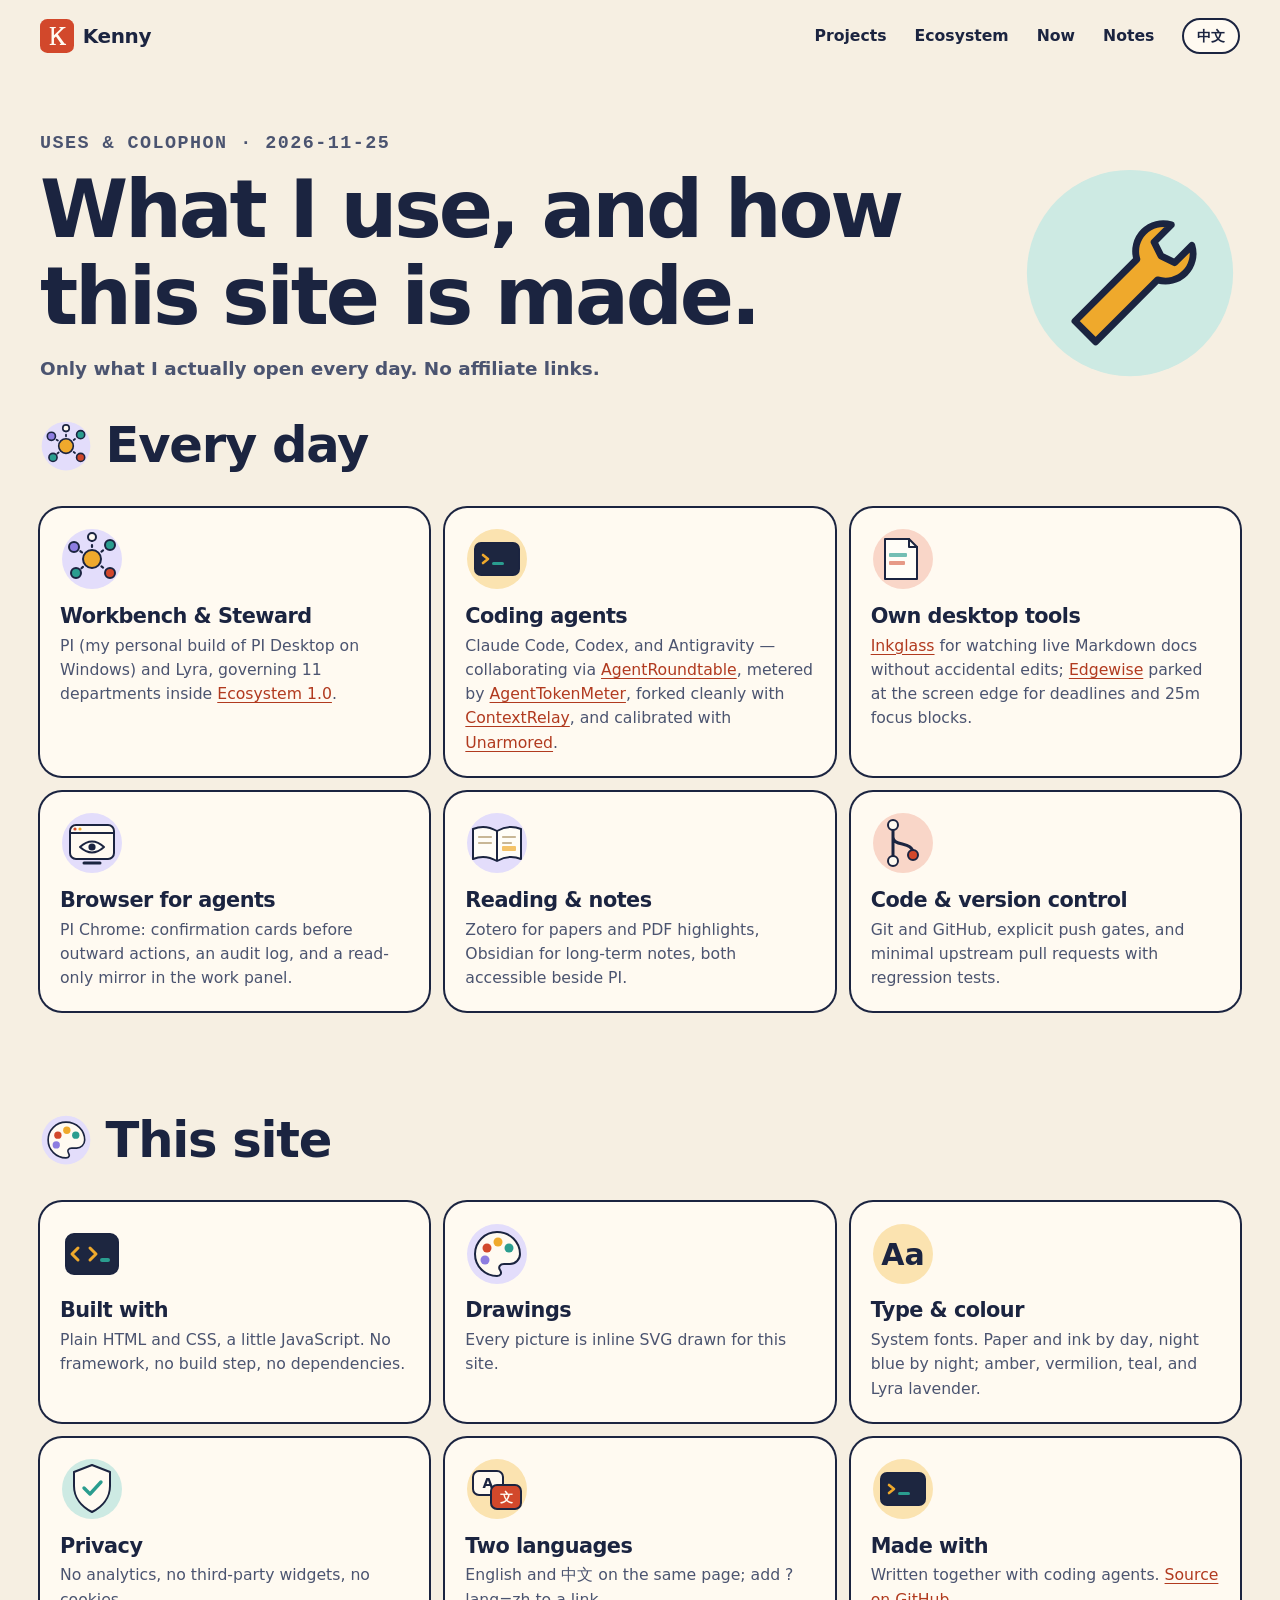
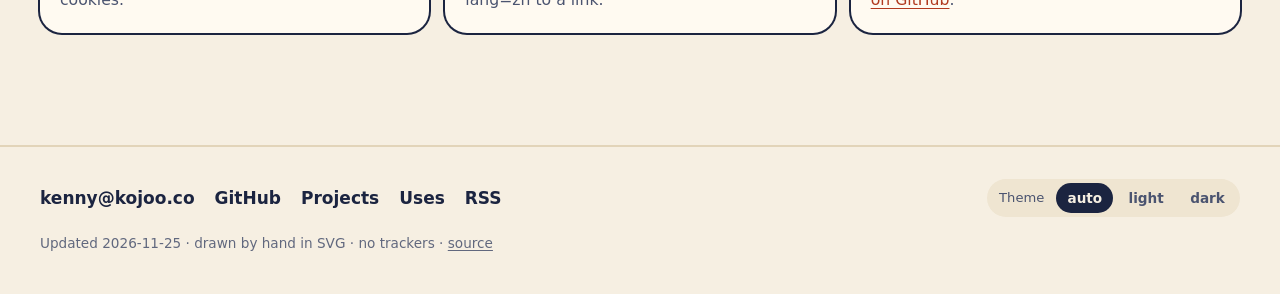
<file: uses/index.html>
<!doctype html>
<html lang="en" data-lang="en" data-title-en="Uses · Kenny" data-title-zh="工具 · Kenny">
<head>
  <meta charset="utf-8">
  <meta name="viewport" content="width=device-width, initial-scale=1">
  <title>Uses · Kenny</title>
  <meta name="description" content="The tools Kenny opens every day — including the open-source instruments he built — and how this site is made. 每天在用的工具，以及这个网站的做法。">
  <meta name="color-scheme" content="light dark">
  <meta name="theme-color" content="#f6efe2" media="(prefers-color-scheme: light)">
  <meta name="theme-color" content="#0d1628" media="(prefers-color-scheme: dark)">
  <link rel="canonical" href="https://kennymcsimpson.github.io/uses/">
  <meta property="og:type" content="website">
  <meta property="og:title" content="Uses · Kenny">
  <meta property="og:description" content="The tools Kenny opens every day — including the open-source instruments he built — and how this site is made. 每天在用的工具，以及这个网站的做法。">
  <meta property="og:url" content="https://kennymcsimpson.github.io/uses/">
  <link rel="icon" href="/assets/favicon.svg" type="image/svg+xml">
  <link rel="alternate" type="application/rss+xml" title="Kenny — Notes" href="/feed.xml">
  <script src="/prefs.js"></script>
  <link rel="stylesheet" href="/styles.css">
  <script src="/site.js" defer></script>
</head>
<body>
  <a class="skip" href="#main"><span data-l="en">Skip to content</span><span data-l="zh" lang="zh-CN">跳到正文</span></a>
  <header class="site-head wrap">
    <a class="wordmark" href="/"><svg class="seal" viewBox="4 4 56 56" aria-hidden="true" focusable="false"><rect x="4" y="4" width="56" height="56" rx="12"/><path d="M20 17h10v1.8l-3 .6v11.3l11.6-11.2-2.6-.7V17h10v1.8l-2.6.6-10.1 9.7 11 15.3 2.6.7V47H36.7v-1.8l2-.6-8.4-11.9-3.3 3.1v8.8l3 .6V47H20v-1.8l3-.6V19.4l-3-.6z"/></svg>Kenny</a>
    <nav class="site-nav" aria-label="Site">
      <a href="/projects/"><span data-l="en">Projects</span><span data-l="zh" lang="zh-CN">开源</span></a>
      <a href="/ecosystem/">Ecosystem</a>
      <a href="/now/"><span data-l="en">Now</span><span data-l="zh" lang="zh-CN">此刻</span></a>
      <a href="/notes/"><span data-l="en">Notes</span><span data-l="zh" lang="zh-CN">手记</span></a>
    </nav>
    <button class="lang" type="button" data-lang-toggle aria-label="切换到中文"><span data-l="en" lang="zh-CN">中文</span><span data-l="zh" lang="en">EN</span></button>
  </header>

  <main id="main" class="wrap">
    <header class="page-head">
      <div>
        <p class="kicker"><span data-l="en">Uses &amp; colophon</span><span data-l="zh" lang="zh-CN">工具与版本说明</span> · 2026-11-25</p>
        <h1><span data-l="en">What I use, and how this site is made.</span><span data-l="zh" lang="zh-CN">我用什么，以及这个网站怎么做的。</span></h1>
        <p data-l="en">Only what I actually open every day. No affiliate links.</p><p data-l="zh" lang="zh-CN">只列每天真的会打开的东西。没有推广链接。</p>
      </div>
      <svg viewBox="0 0 64 64" class="art" aria-hidden="true" focusable="false"><circle cx="32" cy="32" r="30" class="f-teal-soft"/><path d="M16 46l18-18a8 8 0 0 1 10-10l-5 5l2 4l4 2l5-5a8 8 0 0 1-10 10L22 52z" class="f-amber o2"/></svg>
    </header>

    <section aria-labelledby="every-h">
      <div class="sec-head">
        <div class="t"><svg viewBox="0 0 64 64" class="art sticker" aria-hidden="true" focusable="false"><circle cx="32" cy="32" r="30" class="f-lav-soft"/><path d="M32 32L14 20M32 32L50 18M32 32L50 46M32 32L16 46M32 32L32 10" class="nf s-out" stroke-width="2.2" stroke-dasharray="2 4" stroke-linecap="round"/><circle cx="32" cy="32" r="9" class="f-amber o2"/><circle cx="14" cy="20" r="5" class="f-lav o2"/><circle cx="50" cy="18" r="5" class="f-teal o2"/><circle cx="50" cy="46" r="5" class="f-verm o2"/><circle cx="16" cy="46" r="5" class="f-teal o2"/><circle cx="32" cy="10" r="4" class="f-card o2"/></svg><h2 id="every-h"><span data-l="en">Every day</span><span data-l="zh" lang="zh-CN">每天</span></h2></div>
      </div>
      <ul class="cards">
        <li><div class="card"><svg viewBox="0 0 64 64" class="art ic" aria-hidden="true" focusable="false"><circle cx="32" cy="32" r="30" class="f-lav-soft"/><path d="M32 32L14 20M32 32L50 18M32 32L50 46M32 32L16 46M32 32L32 10" class="nf s-out" stroke-width="2.2" stroke-dasharray="2 4" stroke-linecap="round"/><circle cx="32" cy="32" r="9" class="f-amber o2"/><circle cx="14" cy="20" r="5" class="f-lav o2"/><circle cx="50" cy="18" r="5" class="f-teal o2"/><circle cx="50" cy="46" r="5" class="f-verm o2"/><circle cx="16" cy="46" r="5" class="f-teal o2"/><circle cx="32" cy="10" r="4" class="f-card o2"/></svg><div class="txt"><h3><span data-l="en">Workbench &amp; Steward</span><span data-l="zh" lang="zh-CN">工作台与大管家</span></h3><p data-l="en">PI (my personal build of PI Desktop on Windows) and Lyra, governing 11 departments inside <a href="/ecosystem/">Ecosystem 1.0</a>.</p><p data-l="zh" lang="zh-CN">PI（Windows 上的个人版 PI Desktop）与常驻大管家 Lyra，在 <a href="/ecosystem/">Ecosystem 1.0</a> 里统筹 11 个分工机构。</p></div></div></li>
        <li><div class="card"><svg viewBox="0 0 64 64" class="art ic" aria-hidden="true" focusable="false"><circle cx="32" cy="32" r="30" class="f-amber-soft"/><rect x="10" y="16" width="44" height="32" rx="6" class="f-code o2"/><path d="M18 28l5 4l-5 4" class="nf s-amber" stroke-width="2.6" stroke-linecap="round" stroke-linejoin="round"/><rect x="27" y="35" width="12" height="3" rx="1.5" class="f-teal"/></svg><div class="txt"><h3><span data-l="en">Coding agents</span><span data-l="zh" lang="zh-CN">三端编码代理</span></h3><p data-l="en">Claude Code, Codex, and Antigravity — collaborating via <a href="/projects/#agentroundtable">AgentRoundtable</a>, metered by <a href="/projects/#agenttokenmeter">AgentTokenMeter</a>, forked cleanly with <a href="/projects/#contextrelay">ContextRelay</a>, and calibrated with <a href="/projects/#unarmored">Unarmored</a>.</p><p data-l="zh" lang="zh-CN">Claude Code、Codex 与 Antigravity——通过 <a href="/projects/#agentroundtable">AgentRoundtable</a> 同桌协作，用 <a href="/projects/#agenttokenmeter">AgentTokenMeter</a> 记账，用 <a href="/projects/#contextrelay">ContextRelay</a> 无感分叉，用 <a href="/projects/#unarmored">Unarmored</a> 校准语域。</p></div></div></li>
        <li><div class="card"><svg viewBox="0 0 64 64" class="art ic" aria-hidden="true" focusable="false"><circle cx="32" cy="32" r="30" class="f-verm-soft"/><path d="M14 12h24l8 8v32H14z" class="f-paper o2"/><path d="M38 12v8h8" class="nf o2"/><rect x="18" y="26" width="18" height="4" rx="1" class="f-teal" opacity=".65"/><rect x="18" y="34" width="16" height="4" rx="1" class="f-verm" opacity=".55"/></svg><div class="txt"><h3><span data-l="en">Own desktop tools</span><span data-l="zh" lang="zh-CN">自造桌面小工具</span></h3><p data-l="en"><a href="/projects/#inkglass">Inkglass</a> for watching live Markdown docs without accidental edits; <a href="/projects/#edgewise">Edgewise</a> parked at the screen edge for deadlines and 25m focus blocks.</p><p data-l="zh" lang="zh-CN"><a href="/projects/#inkglass">Inkglass</a> 用来只读对照不断变化的 Markdown 文档；<a href="/projects/#edgewise">Edgewise</a> 贴在屏幕边缘盯截止日期与 25 分钟专注块。</p></div></div></li>
        <li><div class="card"><svg viewBox="0 0 64 64" class="art ic" aria-hidden="true" focusable="false"><circle cx="32" cy="32" r="30" class="f-lav-soft"/><rect x="10" y="14" width="44" height="34" rx="6" class="f-card o2"/><path d="M10 22h44" class="nf s-out" stroke-width="2"/><circle cx="15" cy="18" r="1.6" class="f-verm"/><circle cx="20" cy="18" r="1.6" class="f-amber"/><path d="M20 36q12-11 24 0q-12 11-24 0z" class="f-paper o2"/><circle cx="32" cy="36" r="3.6" class="f-out"/><path d="M24 52h16" class="nf s-out" stroke-width="3" stroke-linecap="round"/></svg><div class="txt"><h3><span data-l="en">Browser for agents</span><span data-l="zh" lang="zh-CN">代理的浏览器</span></h3><p data-l="en">PI Chrome: confirmation cards before outward actions, an audit log, and a read-only mirror in the work panel.</p><p data-l="zh" lang="zh-CN">PI Chrome：对外操作先弹确认卡片、全程审计日志，以及工作面板里的只读镜像。</p></div></div></li>
        <li><div class="card"><svg viewBox="0 0 64 64" class="art ic" aria-hidden="true" focusable="false"><circle cx="32" cy="32" r="30" class="f-lav-soft"/><path d="M8 18q12-5 24 2q12-7 24-2v30q-12-5-24 2q-12-7-24-2z" class="f-paper o2"/><path d="M32 20v30" class="nf s-out" stroke-width="2"/><path d="M14 26h12M14 32h12M38 26h12M38 32h8" class="nf s-uil" stroke-width="2.2" stroke-linecap="round"/><rect x="37" y="35" width="14" height="5" rx="1" class="f-amber" opacity=".7"/></svg><div class="txt"><h3><span data-l="en">Reading &amp; notes</span><span data-l="zh" lang="zh-CN">阅读与笔记</span></h3><p data-l="en">Zotero for papers and PDF highlights, Obsidian for long-term notes, both accessible beside PI.</p><p data-l="zh" lang="zh-CN">Zotero 管论文与 PDF 批注，Obsidian 管长期笔记，都可以直接开在 PI 旁边。</p></div></div></li>
        <li><div class="card"><svg viewBox="0 0 64 64" class="art ic" aria-hidden="true" focusable="false"><circle cx="32" cy="32" r="30" class="f-verm-soft"/><path d="M22 14v36M22 26c0 10 20 4 20 16" class="nf s-out" stroke-width="3" stroke-linecap="round"/><circle cx="22" cy="14" r="5" class="f-card o2"/><circle cx="22" cy="50" r="5" class="f-card o2"/><circle cx="42" cy="44" r="5" class="f-verm o2"/></svg><div class="txt"><h3><span data-l="en">Code &amp; version control</span><span data-l="zh" lang="zh-CN">代码与版本控制</span></h3><p data-l="en">Git and GitHub, explicit push gates, and minimal upstream pull requests with regression tests.</p><p data-l="zh" lang="zh-CN">Git 与 GitHub、显式推送授权门禁，以及带回归测试的最小上游修复 PR。</p></div></div></li>
      </ul>
    </section>

    <section class="sec" aria-labelledby="site-h">
      <div class="sec-head">
        <div class="t"><svg viewBox="0 0 64 64" class="art sticker" aria-hidden="true" focusable="false"><circle cx="32" cy="32" r="30" class="f-lav-soft"/><path d="M32 10a22 22 0 1 0 0 44c4 0 5-3 3-6s0-6 4-6h6a10 10 0 0 0 10-10c0-12-10-22-23-22z" class="f-card o2"/><circle cx="22" cy="26" r="4.5" class="f-verm"/><circle cx="33" cy="20" r="4.5" class="f-amber"/><circle cx="44" cy="26" r="4.5" class="f-teal"/><circle cx="20" cy="38" r="4.5" class="f-lav"/></svg><h2 id="site-h"><span data-l="en">This site</span><span data-l="zh" lang="zh-CN">这个网站</span></h2></div>
      </div>
      <ul class="cards">
        <li><div class="card"><svg viewBox="0 0 64 64" class="art ic" aria-hidden="true" focusable="false"><rect x="6" y="12" width="52" height="40" rx="8" class="f-code o2"/><path d="M18 26l-6 6l6 6M30 26l6 6l-6 6" class="nf s-amber" stroke-width="3" stroke-linecap="round" stroke-linejoin="round"/><rect x="40" y="36" width="10" height="4" rx="2" class="f-teal"/></svg><div class="txt"><h3><span data-l="en">Built with</span><span data-l="zh" lang="zh-CN">用什么做的</span></h3><p data-l="en">Plain HTML and CSS, a little JavaScript. No framework, no build step, no dependencies.</p><p data-l="zh" lang="zh-CN">纯 HTML 和 CSS，加一点 JavaScript。没有框架、构建步骤和依赖。</p></div></div></li>
        <li><div class="card"><svg viewBox="0 0 64 64" class="art ic" aria-hidden="true" focusable="false"><circle cx="32" cy="32" r="30" class="f-lav-soft"/><path d="M32 10a22 22 0 1 0 0 44c4 0 5-3 3-6s0-6 4-6h6a10 10 0 0 0 10-10c0-12-10-22-23-22z" class="f-card o2"/><circle cx="22" cy="26" r="4.5" class="f-verm"/><circle cx="33" cy="20" r="4.5" class="f-amber"/><circle cx="44" cy="26" r="4.5" class="f-teal"/><circle cx="20" cy="38" r="4.5" class="f-lav"/></svg><div class="txt"><h3><span data-l="en">Drawings</span><span data-l="zh" lang="zh-CN">插画</span></h3><p data-l="en">Every picture is inline SVG drawn for this site.</p><p data-l="zh" lang="zh-CN">每一张图都是为这个网站画的内联 SVG。</p></div></div></li>
        <li><div class="card"><svg viewBox="0 0 64 64" class="art ic" aria-hidden="true" focusable="false"><circle cx="32" cy="32" r="30" class="f-amber-soft"/><text x="32" y="43" text-anchor="middle" class="f-ink" font-family="ui-rounded,'Segoe UI',system-ui,sans-serif" font-size="30" font-weight="900">Aa</text></svg><div class="txt"><h3><span data-l="en">Type &amp; colour</span><span data-l="zh" lang="zh-CN">字体与颜色</span></h3><p data-l="en">System fonts. Paper and ink by day, night blue by night; amber, vermilion, teal, and Lyra lavender.</p><p data-l="zh" lang="zh-CN">只用系统字体。白天是纸和墨，夜里是夜蓝；点缀琥珀、朱红、青绿与属于 Lyra 的淡紫。</p></div></div></li>
        <li><div class="card"><svg viewBox="0 0 64 64" class="art ic" aria-hidden="true" focusable="false"><circle cx="32" cy="32" r="30" class="f-teal-soft"/><path d="M32 8l18 7v14c0 12-8 21-18 26c-10-5-18-14-18-26V15z" class="f-card o2"/><path d="M24 31l6 6l11-12" class="nf s-teal" stroke-width="3.4" stroke-linecap="round" stroke-linejoin="round"/></svg><div class="txt"><h3><span data-l="en">Privacy</span><span data-l="zh" lang="zh-CN">隐私</span></h3><p data-l="en">No analytics, no third-party widgets, no cookies.</p><p data-l="zh" lang="zh-CN">没有统计，没有第三方外链卡片，没有 cookie。</p></div></div></li>
        <li><div class="card"><svg viewBox="0 0 64 64" class="art ic" aria-hidden="true" focusable="false"><circle cx="32" cy="32" r="30" class="f-amber-soft"/><rect x="8" y="14" width="30" height="24" rx="6" class="f-card o2"/><text x="23" y="31" text-anchor="middle" class="f-ink" font-family="ui-rounded,'Segoe UI',system-ui,sans-serif" font-size="14" font-weight="900">A</text><rect x="26" y="28" width="30" height="24" rx="6" class="f-verm o2"/><text x="41" y="45" text-anchor="middle" fill="#fffaf1" font-family="'PingFang SC','Microsoft YaHei',sans-serif" font-size="13" font-weight="800">文</text></svg><div class="txt"><h3><span data-l="en">Two languages</span><span data-l="zh" lang="zh-CN">两种语言</span></h3><p data-l="en">English and 中文 on the same page; add ?lang=zh to a link.</p><p data-l="zh" lang="zh-CN">中英文在同一页；链接后加 ?lang=zh 即可。</p></div></div></li>
        <li><div class="card"><svg viewBox="0 0 64 64" class="art ic" aria-hidden="true" focusable="false"><circle cx="32" cy="32" r="30" class="f-amber-soft"/><rect x="10" y="16" width="44" height="32" rx="6" class="f-code o2"/><path d="M18 28l5 4l-5 4" class="nf s-amber" stroke-width="2.6" stroke-linecap="round" stroke-linejoin="round"/><rect x="27" y="35" width="12" height="3" rx="1.5" class="f-teal"/></svg><div class="txt"><h3><span data-l="en">Made with</span><span data-l="zh" lang="zh-CN">一起做的</span></h3><p data-l="en">Written together with coding agents. <a href="https://github.com/KennyMcSimpson/kennymcsimpson.github.io" rel="noopener">Source on GitHub</a>.</p><p data-l="zh" lang="zh-CN">和编码代理一起写的。<a href="https://github.com/KennyMcSimpson/kennymcsimpson.github.io" rel="noopener">源码在 GitHub</a>。</p></div></div></li>
      </ul>
    </section>
  </main>

  <footer class="site-foot">
    <div class="inner wrap">
      <nav aria-label="Elsewhere">
        <a href="mailto:kenny@kojoo.co">kenny@kojoo.co</a>
        <a href="https://github.com/KennyMcSimpson" rel="me noopener">GitHub</a>
        <a href="/projects/"><span data-l="en">Projects</span><span data-l="zh" lang="zh-CN">开源</span></a>
        <a href="/uses/"><span data-l="en">Uses</span><span data-l="zh" lang="zh-CN">工具</span></a>
        <a href="/feed.xml">RSS</a>
      </nav>
      <div class="theme" role="group" aria-label="Theme">
        <span><span data-l="en">Theme</span><span data-l="zh" lang="zh-CN">主题</span></span>
        <button type="button" data-theme-set="auto" aria-pressed="true"><span data-l="en">auto</span><span data-l="zh" lang="zh-CN">自动</span></button>
        <button type="button" data-theme-set="light" aria-pressed="false"><span data-l="en">light</span><span data-l="zh" lang="zh-CN">浅色</span></button>
        <button type="button" data-theme-set="dark" aria-pressed="false"><span data-l="en">dark</span><span data-l="zh" lang="zh-CN">深色</span></button>
      </div>
      <p class="meta-line"><span data-l="en">Updated 2026-11-25 · drawn by hand in SVG · no trackers · <a href="https://github.com/KennyMcSimpson/kennymcsimpson.github.io" rel="noopener">source</a></span><span data-l="zh" lang="zh-CN">更新于 2026-11-25 · SVG 手绘 · 无统计 · <a href="https://github.com/KennyMcSimpson/kennymcsimpson.github.io" rel="noopener">源码</a></span></p>
    </div>
  </footer>
</body>
</html>
</file>
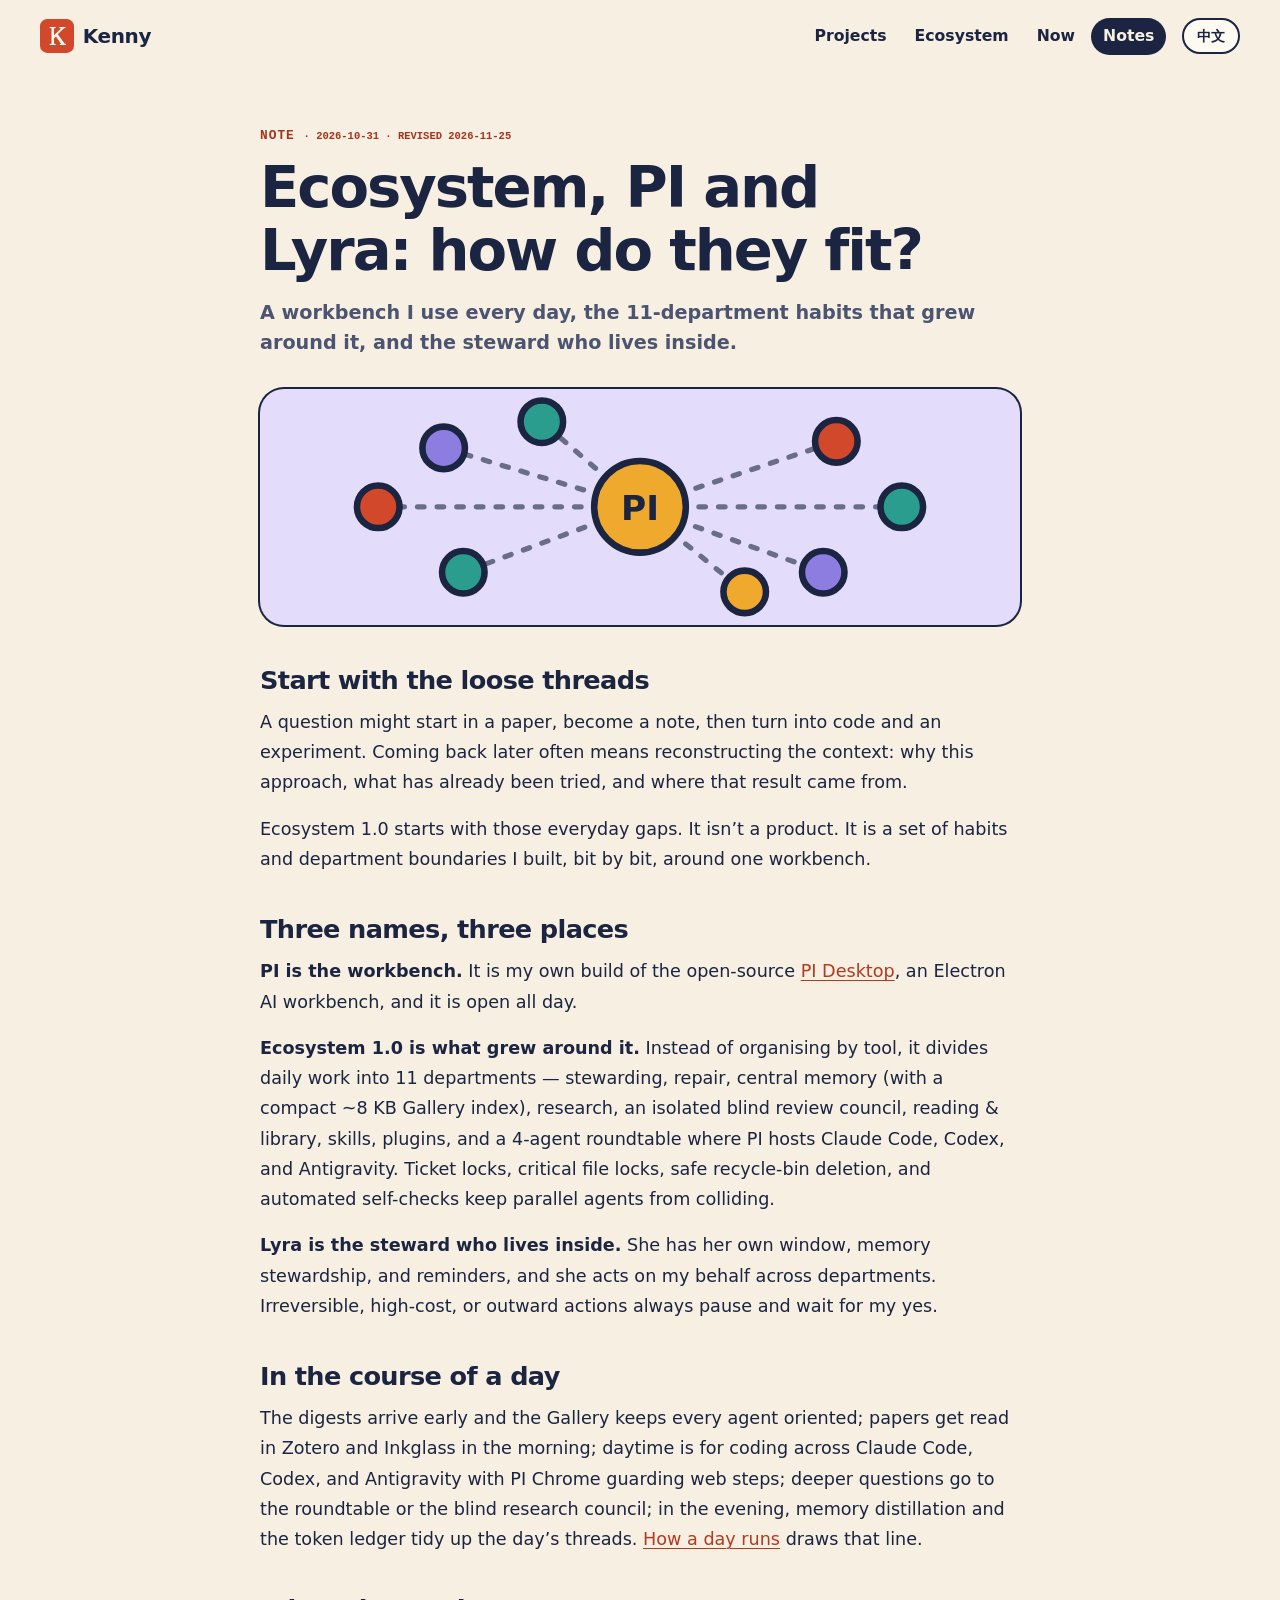
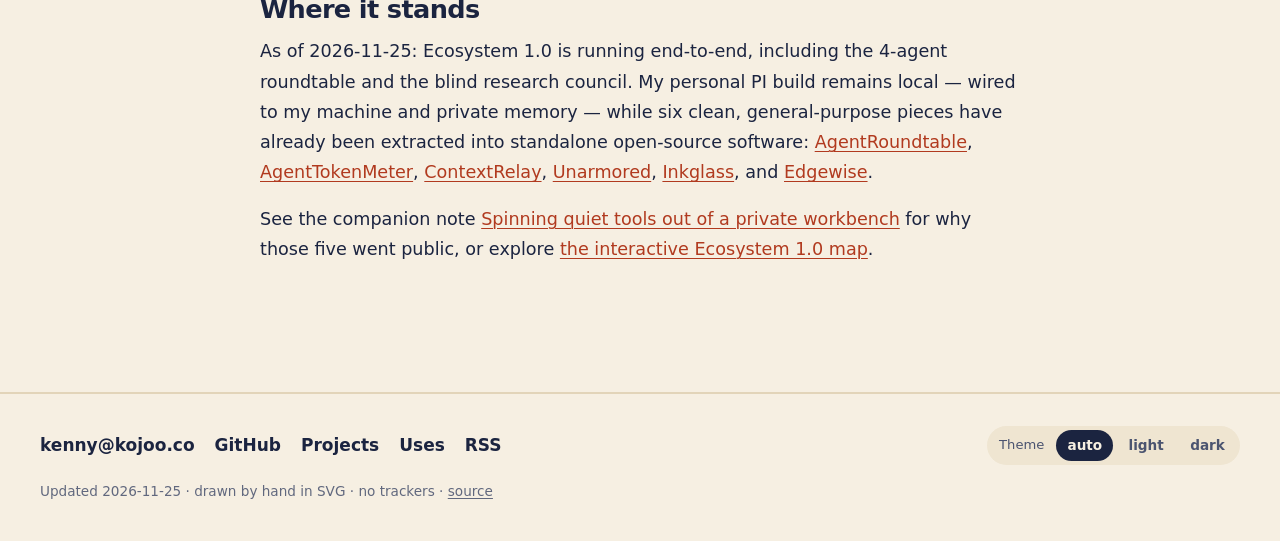
<file: notes/ecosystem/index.html>
<!doctype html>
<html lang="en" data-lang="en" data-title-en="Ecosystem, PI and Lyra: how do they fit? · Kenny" data-title-zh="Ecosystem、PI 与 Lyra，各自在做什么？· Kenny">
<head>
  <meta charset="utf-8">
  <meta name="viewport" content="width=device-width, initial-scale=1">
  <title>Ecosystem, PI and Lyra: how do they fit? · Kenny</title>
  <meta name="description" content="A workbench used every day, the 11-department habits that grew around it, and the steward who lives inside. 一个每天在用的工作台，围着它长出来的 11 个机构，以及住在里面的大管家。">
  <meta name="color-scheme" content="light dark">
  <meta name="theme-color" content="#f6efe2" media="(prefers-color-scheme: light)">
  <meta name="theme-color" content="#0d1628" media="(prefers-color-scheme: dark)">
  <link rel="canonical" href="https://kennymcsimpson.github.io/notes/ecosystem/">
  <meta property="og:type" content="article">
  <meta property="og:title" content="Ecosystem, PI and Lyra: how do they fit? · Kenny">
  <meta property="og:description" content="A workbench used every day, the 11-department habits that grew around it, and the steward who lives inside. 一个每天在用的工作台，围着它长出来的 11 个机构，以及住在里面的大管家。">
  <meta property="og:url" content="https://kennymcsimpson.github.io/notes/ecosystem/">
  <link rel="icon" href="/assets/favicon.svg" type="image/svg+xml">
  <link rel="alternate" type="application/rss+xml" title="Kenny — Notes" href="/feed.xml">
  <script src="/prefs.js"></script>
  <link rel="stylesheet" href="/styles.css">
  <script src="/site.js" defer></script>
</head>
<body>
  <a class="skip" href="#main"><span data-l="en">Skip to content</span><span data-l="zh" lang="zh-CN">跳到正文</span></a>
  <header class="site-head wrap">
    <a class="wordmark" href="/"><svg class="seal" viewBox="4 4 56 56" aria-hidden="true" focusable="false"><rect x="4" y="4" width="56" height="56" rx="12"/><path d="M20 17h10v1.8l-3 .6v11.3l11.6-11.2-2.6-.7V17h10v1.8l-2.6.6-10.1 9.7 11 15.3 2.6.7V47H36.7v-1.8l2-.6-8.4-11.9-3.3 3.1v8.8l3 .6V47H20v-1.8l3-.6V19.4l-3-.6z"/></svg>Kenny</a>
    <nav class="site-nav" aria-label="Site">
      <a href="/projects/"><span data-l="en">Projects</span><span data-l="zh" lang="zh-CN">开源</span></a>
      <a href="/ecosystem/">Ecosystem</a>
      <a href="/now/"><span data-l="en">Now</span><span data-l="zh" lang="zh-CN">此刻</span></a>
      <a href="/notes/" aria-current="page"><span data-l="en">Notes</span><span data-l="zh" lang="zh-CN">手记</span></a>
    </nav>
    <button class="lang" type="button" data-lang-toggle aria-label="切换到中文"><span data-l="en" lang="zh-CN">中文</span><span data-l="zh" lang="en">EN</span></button>
  </header>

  <main id="main" class="narrow">
    <article class="article">
      <header style="padding-top:clamp(1.5rem,4vw,3rem)">
        <p class="kicker"><span data-l="en">Note</span><span data-l="zh" lang="zh-CN">手记</span> <span class="mono">· 2026-10-31 · <span data-l="en">revised</span><span data-l="zh" lang="zh-CN">修订</span> 2026-11-25</span></p>
        <h1 style="font-size:clamp(2.2rem,5.4vw,3.6rem);letter-spacing:-.035em"><span data-l="en">Ecosystem, PI and Lyra: how do they fit?</span><span data-l="zh" lang="zh-CN">Ecosystem、PI 与 Lyra，各自在做什么？</span></h1>
        <p class="lede" data-l="en">A workbench I use every day, the 11-department habits that grew around it, and the steward who lives inside.</p><p class="lede" data-l="zh" lang="zh-CN">一个每天在用的工作台，围着它长出来的 11 个机构与习惯，以及住在里面的大管家。</p>
        <div class="cover" style="--c-soft:var(--lav-soft)"><svg viewBox="0 0 200 72" preserveAspectRatio="xMidYMid meet" class="art" aria-hidden="true" focusable="false">
          <path d="M100 36L40 18M100 36L46 56M100 36L160 16M100 36L156 56M100 36L70 10M100 36L132 62M100 36L20 36M100 36L180 36" class="nf s-out" stroke-width="1.6" stroke-dasharray="2 4" stroke-linecap="round" opacity=".6"/>
          <circle cx="100" cy="36" r="14" class="f-amber o2"/><text x="100" y="40" text-anchor="middle" class="f-ink" font-family="ui-rounded,'Segoe UI',system-ui,sans-serif" font-size="10.5" font-weight="900">PI</text>
          <circle cx="40" cy="18" r="6.5" class="f-lav o2"/><circle cx="46" cy="56" r="6.5" class="f-teal o2"/><circle cx="160" cy="16" r="6.5" class="f-verm o2"/><circle cx="156" cy="56" r="6.5" class="f-lav o2"/><circle cx="70" cy="10" r="6.5" class="f-teal o2"/><circle cx="132" cy="62" r="6.5" class="f-amber o2"/><circle cx="20" cy="36" r="6.5" class="f-verm o2"/><circle cx="180" cy="36" r="6.5" class="f-teal o2"/>
        </svg></div>
      </header>
      <div class="prose">
        <h2><span data-l="en">Start with the loose threads</span><span data-l="zh" lang="zh-CN">先从断掉的线说起</span></h2>
        <p data-l="en">A question might start in a paper, become a note, then turn into code and an experiment. Coming back later often means reconstructing the context: why this approach, what has already been tried, and where that result came from.</p><p data-l="zh" lang="zh-CN">一个问题可能始于论文，接着变成笔记、代码和实验。隔一段时间再回来，最费劲的往往是找回上下文：上次为什么选这个方案，试过哪些办法，那个结果又是从哪里来的。</p>
        <p data-l="en">Ecosystem 1.0 starts with those everyday gaps. It isn’t a product. It is a set of habits and department boundaries I built, bit by bit, around one workbench.</p><p data-l="zh" lang="zh-CN">Ecosystem 1.0 从这些日常的断点出发。它不是一个产品，而是我围着一个工作台，一点点搭出来的机构分工与日常习惯。</p>

        <h2><span data-l="en">Three names, three places</span><span data-l="zh" lang="zh-CN">三个名字，三个位置</span></h2>
        <p data-l="en"><strong>PI is the workbench.</strong> It is my own build of the open-source <a href="https://github.com/AR307/PI-Desktop" rel="noopener">PI Desktop</a>, an Electron AI workbench, and it is open all day.</p><p data-l="zh" lang="zh-CN"><strong>PI 是工作台。</strong>它是我基于开源项目 <a href="https://github.com/AR307/PI-Desktop" rel="noopener">PI Desktop</a>（一个 Electron AI 桌面工作台）深度改造的个人版本，每天都开着。</p>
        <p data-l="en"><strong>Ecosystem 1.0 is what grew around it.</strong> Instead of organising by tool, it divides daily work into 11 departments — stewarding, repair, central memory (with a compact ~8 KB Gallery index), research, an isolated blind review council, reading &amp; library, skills, plugins, and a 4-agent roundtable where PI hosts Claude Code, Codex, and Antigravity. Ticket locks, critical file locks, safe recycle-bin deletion, and automated self-checks keep parallel agents from colliding.</p><p data-l="zh" lang="zh-CN"><strong>Ecosystem 1.0 是围着它长出来的一整套生态。</strong>它不再按工具切分，而是按职能划成 11 个分工机构——大管家、修理间、中央记忆与 8 KB 展厅、研究院、独立双盲评议会、文献与阅读、技能与插件，以及由 PI 主持、Claude Code / Codex / Antigravity 同桌协作的四代理圆桌。工单占用锁、关键文件锁、删前四步回收站与自动自检，保证多代理并行干活时不互相打架。</p>
        <p data-l="en"><strong>Lyra is the steward who lives inside.</strong> She has her own window, memory stewardship, and reminders, and she acts on my behalf across departments. Irreversible, high-cost, or outward actions always pause and wait for my yes.</p><p data-l="zh" lang="zh-CN"><strong>Lyra 是住在里面的大管家。</strong>她有自己的窗口、记忆统筹权限与提醒，可以跨机构替我协调事务。但凡涉及不可逆、高成本或对外的动作，一律先停下来等我确认。</p>

        <h2><span data-l="en">In the course of a day</span><span data-l="zh" lang="zh-CN">落到一天的工作里</span></h2>
        <p data-l="en">The digests arrive early and the Gallery keeps every agent oriented; papers get read in Zotero and Inkglass in the morning; daytime is for coding across Claude Code, Codex, and Antigravity with PI Chrome guarding web steps; deeper questions go to the roundtable or the blind research council; in the evening, memory distillation and the token ledger tidy up the day’s threads. <a href="/ecosystem/#day">How a day runs</a> draws that line.</p><p data-l="zh" lang="zh-CN">清晨，摘要先到，展厅让每个代理开场对齐背景；上午在 Zotero 与 Inkglass 里读论文和活跃文档；白天三端编码代理并行写代码，需要上网的步骤走 PI Chrome 确认；复杂问题交给圆桌或双盲评议会；夜里，记忆提炼与用量账本把一天的线索收口。<a href="/ecosystem/#day">“一天”</a>把这条线画了出来。</p>

        <h2><span data-l="en">Where it stands</span><span data-l="zh" lang="zh-CN">现在到哪一步了</span></h2>
        <p data-l="en">As of 2026-11-25: Ecosystem 1.0 is running end-to-end, including the 4-agent roundtable and the blind research council. My personal PI build remains local — wired to my machine and private memory — while six clean, general-purpose pieces have already been extracted into standalone open-source software: <a href="/projects/#agentroundtable">AgentRoundtable</a>, <a href="/projects/#agenttokenmeter">AgentTokenMeter</a>, <a href="/projects/#contextrelay">ContextRelay</a>, <a href="/projects/#unarmored">Unarmored</a>, <a href="/projects/#inkglass">Inkglass</a>, and <a href="/projects/#edgewise">Edgewise</a>.</p><p data-l="zh" lang="zh-CN">截至 2026-11-25：Ecosystem 1.0 已全面跑通，包括四代理圆桌与双盲评议会。个人 PI 构建仍然留在本地，与本机环境和私人记忆绑定；但其中六块通用、干净的能力已经逐一拆出，公开发布在 <a href="/projects/">开源作品页</a>：<a href="/projects/#agentroundtable">AgentRoundtable</a>、<a href="/projects/#agenttokenmeter">AgentTokenMeter</a>、<a href="/projects/#contextrelay">ContextRelay</a>、<a href="/projects/#unarmored">Unarmored</a>、<a href="/projects/#inkglass">Inkglass</a> 与 <a href="/projects/#edgewise">Edgewise</a>。</p>
        <p data-l="en">See the companion note <a href="/notes/workbench-to-oss/">Spinning quiet tools out of a private workbench</a> for why those five went public, or explore <a href="/ecosystem/">the interactive Ecosystem 1.0 map</a>.</p><p data-l="zh" lang="zh-CN">关于为什么要把这五块拆成独立工具，可以看新写的<a href="/notes/workbench-to-oss/">《从私有工作台里拆出安静的开源工具》</a>，或直接打开<a href="/ecosystem/">Ecosystem 1.0 全景图</a>。</p>
      </div>
    </article>
  </main>

  <footer class="site-foot">
    <div class="inner wrap">
      <nav aria-label="Elsewhere">
        <a href="mailto:kenny@kojoo.co">kenny@kojoo.co</a>
        <a href="https://github.com/KennyMcSimpson" rel="me noopener">GitHub</a>
        <a href="/projects/"><span data-l="en">Projects</span><span data-l="zh" lang="zh-CN">开源</span></a>
        <a href="/uses/"><span data-l="en">Uses</span><span data-l="zh" lang="zh-CN">工具</span></a>
        <a href="/feed.xml">RSS</a>
      </nav>
      <div class="theme" role="group" aria-label="Theme">
        <span><span data-l="en">Theme</span><span data-l="zh" lang="zh-CN">主题</span></span>
        <button type="button" data-theme-set="auto" aria-pressed="true"><span data-l="en">auto</span><span data-l="zh" lang="zh-CN">自动</span></button>
        <button type="button" data-theme-set="light" aria-pressed="false"><span data-l="en">light</span><span data-l="zh" lang="zh-CN">浅色</span></button>
        <button type="button" data-theme-set="dark" aria-pressed="false"><span data-l="en">dark</span><span data-l="zh" lang="zh-CN">深色</span></button>
      </div>
      <p class="meta-line"><span data-l="en">Updated 2026-11-25 · drawn by hand in SVG · no trackers · <a href="https://github.com/KennyMcSimpson/kennymcsimpson.github.io" rel="noopener">source</a></span><span data-l="zh" lang="zh-CN">更新于 2026-11-25 · SVG 手绘 · 无统计 · <a href="https://github.com/KennyMcSimpson/kennymcsimpson.github.io" rel="noopener">源码</a></span></p>
    </div>
  </footer>
</body>
</html>
</file>
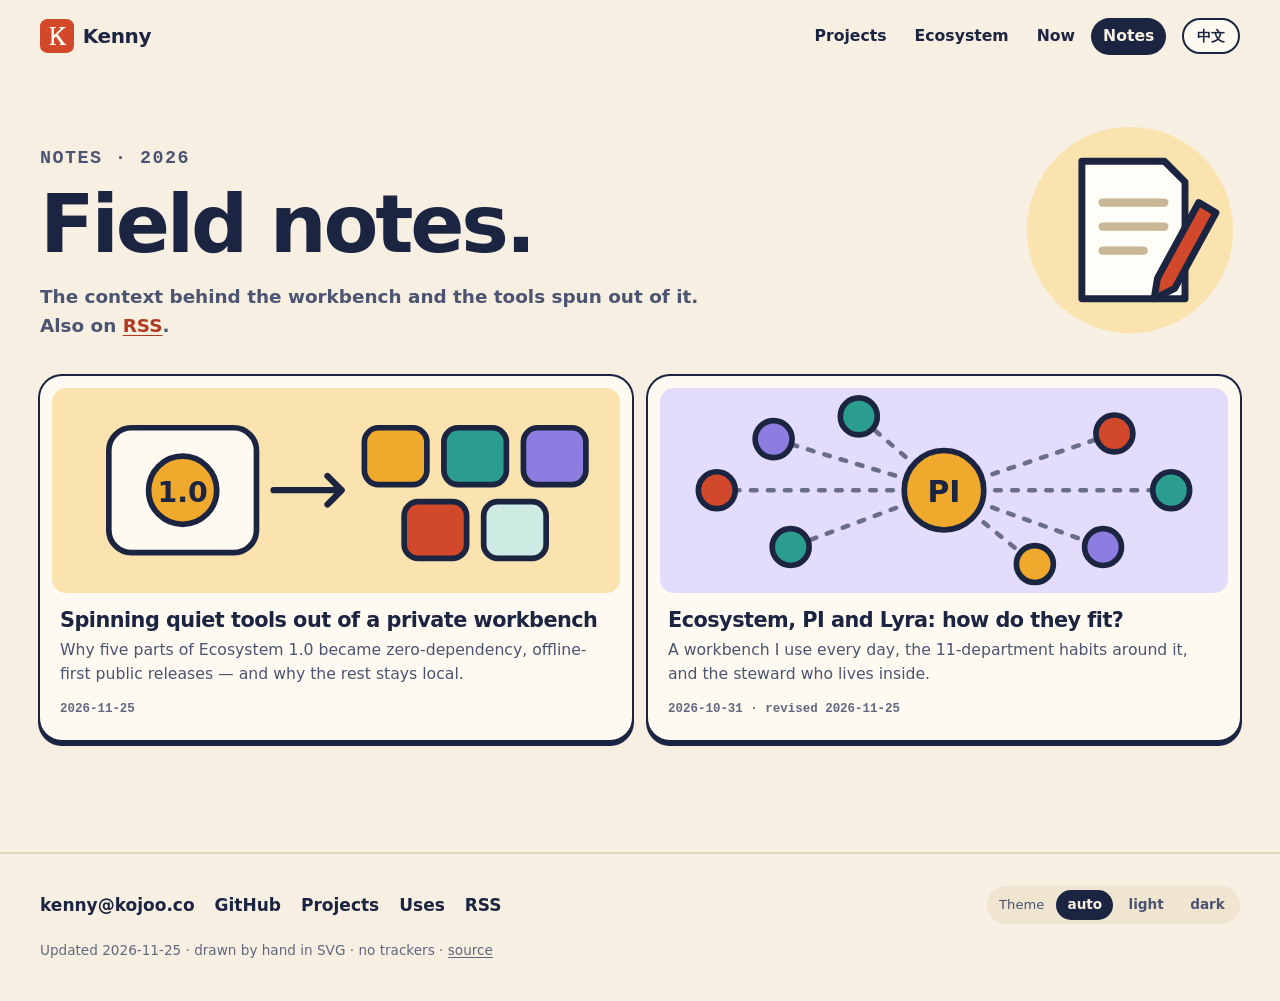
<file: notes/upstream/index.html>
<!doctype html>
<html lang="en">
<head>
  <meta charset="utf-8">
  <meta name="viewport" content="width=device-width, initial-scale=1">
  <meta name="robots" content="noindex">
  <meta http-equiv="refresh" content="0; url=/notes/">
  <link rel="canonical" href="https://kennymcsimpson.github.io/notes/">
  <title>Kenny</title>
</head>
<body>
  <p><a href="/notes/">Continue / 继续</a></p>
</body>
</html>
</file>
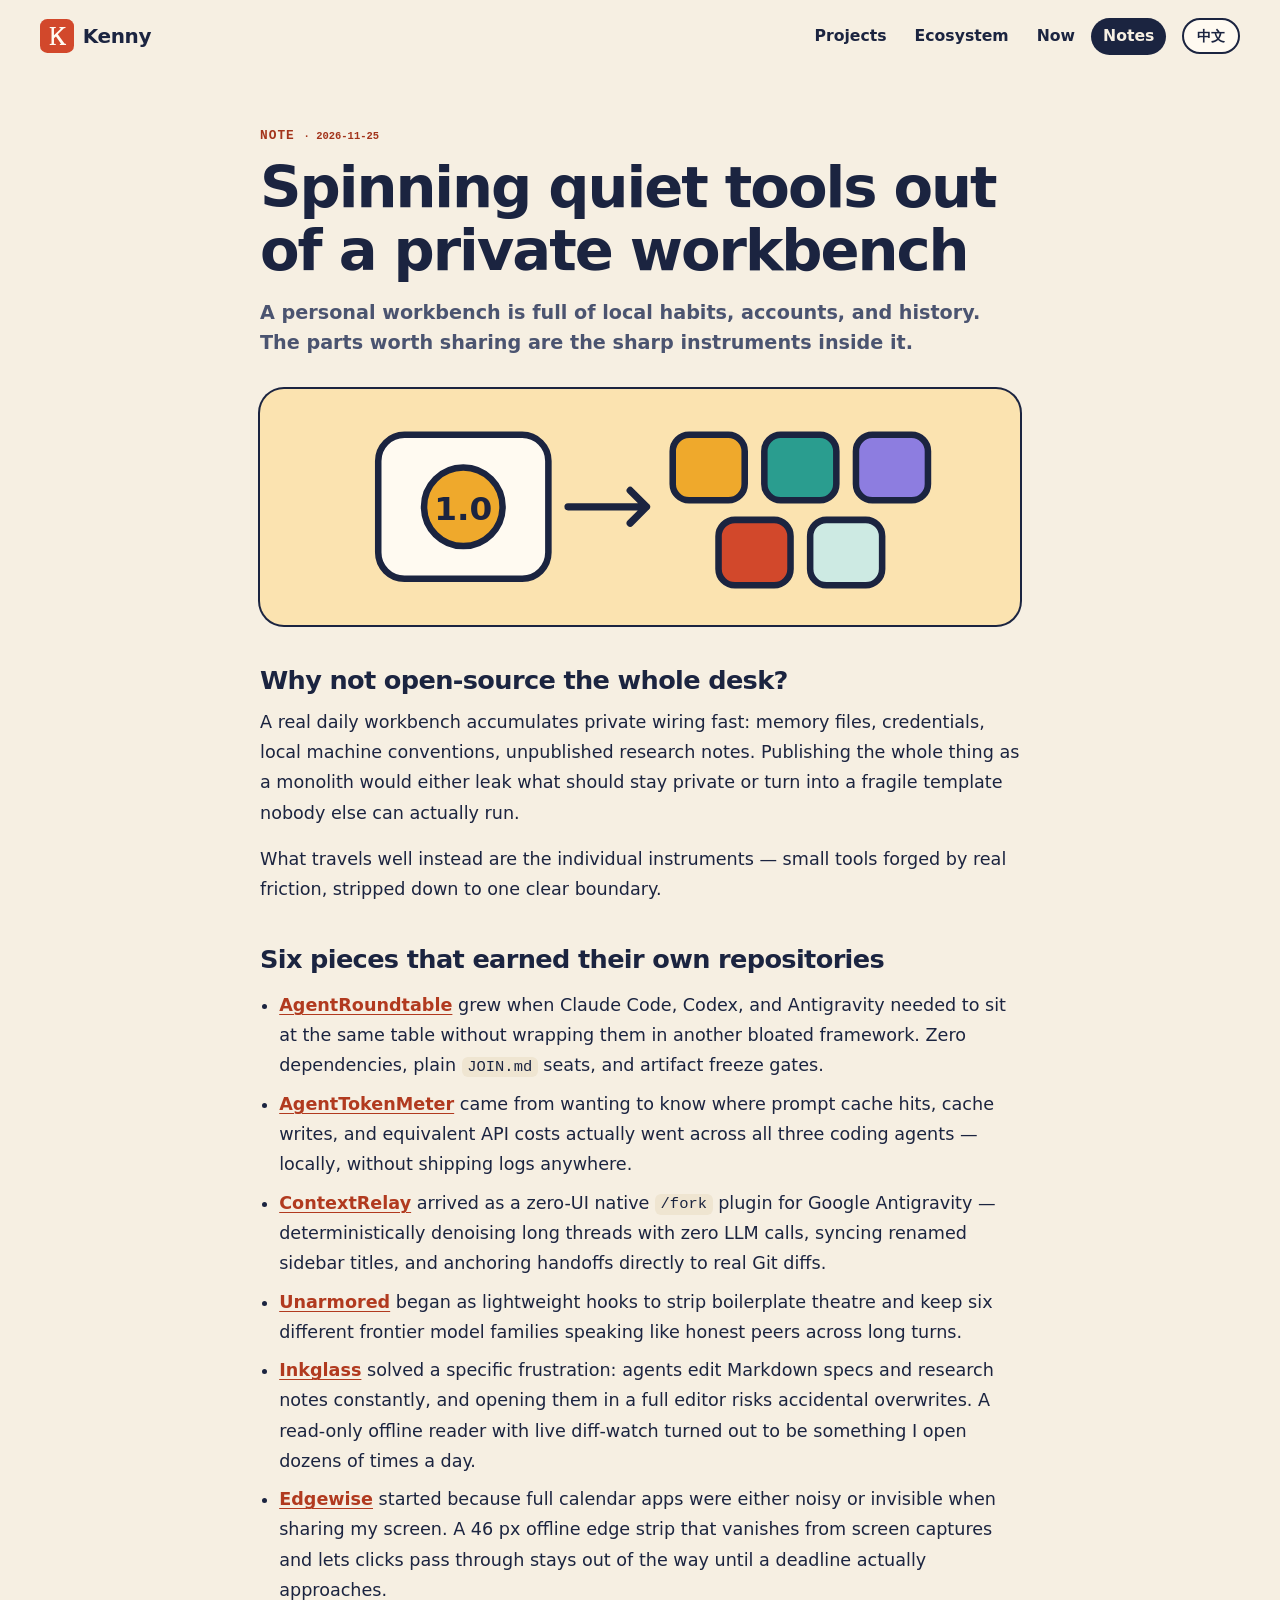
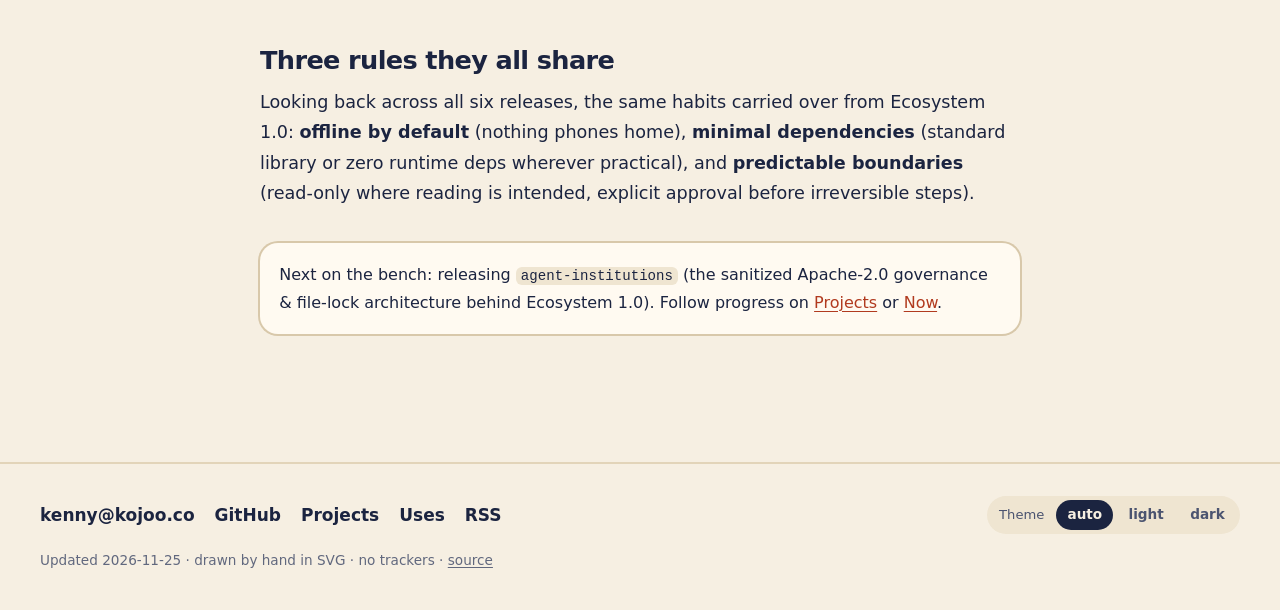
<file: notes/workbench-to-oss/index.html>
<!doctype html>
<html lang="en" data-lang="en" data-title-en="Spinning quiet tools out of a private workbench · Kenny" data-title-zh="从私有工作台里拆出安静的开源工具 · Kenny">
<head>
  <meta charset="utf-8">
  <meta name="viewport" content="width=device-width, initial-scale=1">
  <title>Spinning quiet tools out of a private workbench · Kenny</title>
  <meta name="description" content="Why five parts of Ecosystem 1.0 became zero-dependency, offline-first open-source releases, while the workbench itself stays personal. 为什么把 Ecosystem 1.0 里的五块拆成零依赖的离线开源软件。">
  <meta name="color-scheme" content="light dark">
  <meta name="theme-color" content="#f6efe2" media="(prefers-color-scheme: light)">
  <meta name="theme-color" content="#0d1628" media="(prefers-color-scheme: dark)">
  <link rel="canonical" href="https://kennymcsimpson.github.io/notes/workbench-to-oss/">
  <meta property="og:type" content="article">
  <meta property="og:title" content="Spinning quiet tools out of a private workbench · Kenny">
  <meta property="og:description" content="Why five parts of Ecosystem 1.0 became zero-dependency, offline-first open-source releases, while the workbench itself stays personal. 为什么把 Ecosystem 1.0 里的五块拆成零依赖的离线开源软件。">
  <meta property="og:url" content="https://kennymcsimpson.github.io/notes/workbench-to-oss/">
  <link rel="icon" href="/assets/favicon.svg" type="image/svg+xml">
  <link rel="alternate" type="application/rss+xml" title="Kenny — Notes" href="/feed.xml">
  <script src="/prefs.js"></script>
  <link rel="stylesheet" href="/styles.css">
  <script src="/site.js" defer></script>
</head>
<body>
  <a class="skip" href="#main"><span data-l="en">Skip to content</span><span data-l="zh" lang="zh-CN">跳到正文</span></a>
  <header class="site-head wrap">
    <a class="wordmark" href="/"><svg class="seal" viewBox="4 4 56 56" aria-hidden="true" focusable="false"><rect x="4" y="4" width="56" height="56" rx="12"/><path d="M20 17h10v1.8l-3 .6v11.3l11.6-11.2-2.6-.7V17h10v1.8l-2.6.6-10.1 9.7 11 15.3 2.6.7V47H36.7v-1.8l2-.6-8.4-11.9-3.3 3.1v8.8l3 .6V47H20v-1.8l3-.6V19.4l-3-.6z"/></svg>Kenny</a>
    <nav class="site-nav" aria-label="Site">
      <a href="/projects/"><span data-l="en">Projects</span><span data-l="zh" lang="zh-CN">开源</span></a>
      <a href="/ecosystem/">Ecosystem</a>
      <a href="/now/"><span data-l="en">Now</span><span data-l="zh" lang="zh-CN">此刻</span></a>
      <a href="/notes/" aria-current="page"><span data-l="en">Notes</span><span data-l="zh" lang="zh-CN">手记</span></a>
    </nav>
    <button class="lang" type="button" data-lang-toggle aria-label="切换到中文"><span data-l="en" lang="zh-CN">中文</span><span data-l="zh" lang="en">EN</span></button>
  </header>

  <main id="main" class="narrow">
    <article class="article">
      <header style="padding-top:clamp(1.5rem,4vw,3rem)">
        <p class="kicker"><span data-l="en">Note</span><span data-l="zh" lang="zh-CN">手记</span> <span class="mono">· 2026-11-25</span></p>
        <h1 style="font-size:clamp(2.2rem,5.4vw,3.6rem);letter-spacing:-.035em"><span data-l="en">Spinning quiet tools out of a private workbench</span><span data-l="zh" lang="zh-CN">从私有工作台里拆出安静的开源工具</span></h1>
        <p class="lede" data-l="en">A personal workbench is full of local habits, accounts, and history. The parts worth sharing are the sharp instruments inside it.</p><p class="lede" data-l="zh" lang="zh-CN">私人工作台里装满了个人习惯、账号和历史记录；真正值得拿出来共享的，是里面打磨顺手的一件件单用途工具。</p>
        <div class="cover" style="--c-soft:var(--amber-soft)"><svg viewBox="0 0 200 72" preserveAspectRatio="xMidYMid meet" class="art" aria-hidden="true" focusable="false">
          <rect x="20" y="14" width="52" height="44" rx="8" class="f-card o2"/><circle cx="46" cy="36" r="12" class="f-amber o2"/><text x="46" y="40" text-anchor="middle" class="f-ink" font-family="ui-rounded,'Segoe UI',system-ui,sans-serif" font-size="10" font-weight="900">1.0</text>
          <path d="M78 36h24m-5-5l5 5l-5 5" class="nf s-out" stroke-width="2.2" stroke-linecap="round" stroke-linejoin="round"/>
          <rect x="110" y="14" width="22" height="20" rx="5" class="f-amber o2"/><rect x="138" y="14" width="22" height="20" rx="5" class="f-teal o2"/><rect x="166" y="14" width="22" height="20" rx="5" class="f-lav o2"/>
          <rect x="124" y="40" width="22" height="20" rx="5" class="f-verm o2"/><rect x="152" y="40" width="22" height="20" rx="5" class="f-teal-soft o2"/>
        </svg></div>
      </header>
      <div class="prose">
        <h2><span data-l="en">Why not open-source the whole desk?</span><span data-l="zh" lang="zh-CN">为什么不直接把整张工作台打包开源？</span></h2>
        <p data-l="en">A real daily workbench accumulates private wiring fast: memory files, credentials, local machine conventions, unpublished research notes. Publishing the whole thing as a monolith would either leak what should stay private or turn into a fragile template nobody else can actually run.</p><p data-l="zh" lang="zh-CN">一个每天真的在用的工作台，很快就会长满私人脉络：个人记忆、本机约定、账号配置和未发表的研究草稿。如果硬把整座房子打包扔上 GitHub，要么漏掉不该公开的东西，要么变成别人根本跑不起来的脆弱大杂烩。</p>
        <p data-l="en">What travels well instead are the individual instruments — small tools forged by real friction, stripped down to one clear boundary.</p><p data-l="zh" lang="zh-CN">真正能跨出我这张书桌的，是里面被真实痛点逼出来的单用途工具——边界干净、拿去就能用。</p>

        <h2><span data-l="en">Six pieces that earned their own repositories</span><span data-l="zh" lang="zh-CN">六个长出独立仓库的零件</span></h2>
        <ul>
          <li><span data-l="en"><strong><a href="/projects/#agentroundtable">AgentRoundtable</a></strong> grew when Claude Code, Codex, and Antigravity needed to sit at the same table without wrapping them in another bloated framework. Zero dependencies, plain <code>JOIN.md</code> seats, and artifact freeze gates.</span><span data-l="zh" lang="zh-CN"><strong><a href="/projects/#agentroundtable">AgentRoundtable</a></strong> 源于让 Claude Code、Codex 与 Antigravity 同桌协作的需求——不套重型框架，零依赖、纯 <code>JOIN.md</code> 席位协议加产物冻结闸门。</span></li>
          <li><span data-l="en"><strong><a href="/projects/#agenttokenmeter">AgentTokenMeter</a></strong> came from wanting to know where prompt cache hits, cache writes, and equivalent API costs actually went across all three coding agents — locally, without shipping logs anywhere.</span><span data-l="zh" lang="zh-CN"><strong><a href="/projects/#agenttokenmeter">AgentTokenMeter</a></strong> 源于想知道三端编码代理的缓存命中、写入开销和官方折算成本究竟花在了哪——全在本地算，不把日志发往任何服务器。</span></li>
          <li><span data-l="en"><strong><a href="/projects/#contextrelay">ContextRelay</a></strong> arrived as a zero-UI native <code>/fork</code> plugin for Google Antigravity — deterministically denoising long threads with zero LLM calls, syncing renamed sidebar titles, and anchoring handoffs directly to real Git diffs.</span><span data-l="zh" lang="zh-CN"><strong><a href="/projects/#contextrelay">ContextRelay</a></strong> 是面向 Google Antigravity 的原生零 UI <code>/fork</code> 插件——零模型调用确定性去噪长会话、同步侧边栏重命名标题，并把交接锚定到真实 Git 差异。</span></li>
          <li><span data-l="en"><strong><a href="/projects/#unarmored">Unarmored</a></strong> began as lightweight hooks to strip boilerplate theatre and keep six different frontier model families speaking like honest peers across long turns.</span><span data-l="zh" lang="zh-CN"><strong><a href="/projects/#unarmored">Unarmored</a></strong> 起初是一组轻巧钩子，用来去掉套话与表演腔，让六大前沿模型家族在长对话里保持平视、诚实的同伴语气。</span></li>
          <li><span data-l="en"><strong><a href="/projects/#inkglass">Inkglass</a></strong> solved a specific frustration: agents edit Markdown specs and research notes constantly, and opening them in a full editor risks accidental overwrites. A read-only offline reader with live diff-watch turned out to be something I open dozens of times a day.</span><span data-l="zh" lang="zh-CN"><strong><a href="/projects/#inkglass">Inkglass</a></strong> 解决的是一个很具体的烦恼：代理频繁改写方案和研究文档，用编辑器打开总怕手误覆盖。一个只读、离线、带实时差异高亮的阅读器，成了我每天打开几十次的软件。</span></li>
          <li><span data-l="en"><strong><a href="/projects/#edgewise">Edgewise</a></strong> started because full calendar apps were either noisy or invisible when sharing my screen. A 46 px offline edge strip that vanishes from screen captures and lets clicks pass through stays out of the way until a deadline actually approaches.</span><span data-l="zh" lang="zh-CN"><strong><a href="/projects/#edgewise">Edgewise</a></strong> 来自对臃肿日程软件的厌倦：一条 46 px 的离线贴边栏，共享屏幕时自动隐身、支持点击穿透，平时几乎不存在，临近截止才会安静提醒。</span></li>
        </ul>

        <h2><span data-l="en">Three rules they all share</span><span data-l="zh" lang="zh-CN">它们共同守着的三条底线</span></h2>
        <p data-l="en">Looking back across all six releases, the same habits carried over from Ecosystem 1.0: <strong>offline by default</strong> (nothing phones home), <strong>minimal dependencies</strong> (standard library or zero runtime deps wherever practical), and <strong>predictable boundaries</strong> (read-only where reading is intended, explicit approval before irreversible steps).</p><p data-l="zh" lang="zh-CN">回头看这六款软件，其实带着同一套来自 Ecosystem 1.0 的癖好：<strong>默认离线</strong>（绝不偷偷联网上报）、<strong>极简依赖</strong>（能用标准库或零运行依赖绝不堆包）、<strong>边界清楚</strong>（只读就是只读，不可逆动作必先确认）。</p>
        <div class="aside">
          <p data-l="en">Next on the bench: releasing <code>agent-institutions</code> (the sanitized Apache-2.0 governance &amp; file-lock architecture behind Ecosystem 1.0). Follow progress on <a href="/projects/">Projects</a> or <a href="/now/">Now</a>.</p><p data-l="zh" lang="zh-CN">接下来在实验台上排队公开的是 <code>agent-institutions</code>（Ecosystem 1.0 背后的 Apache-2.0 脱敏治理与文件锁模板）。最新进展可以看<a href="/projects/">开源页</a>或<a href="/now/">此刻页</a>。</p>
        </div>
      </div>
    </article>
  </main>

  <footer class="site-foot">
    <div class="inner wrap">
      <nav aria-label="Elsewhere">
        <a href="mailto:kenny@kojoo.co">kenny@kojoo.co</a>
        <a href="https://github.com/KennyMcSimpson" rel="me noopener">GitHub</a>
        <a href="/projects/"><span data-l="en">Projects</span><span data-l="zh" lang="zh-CN">开源</span></a>
        <a href="/uses/"><span data-l="en">Uses</span><span data-l="zh" lang="zh-CN">工具</span></a>
        <a href="/feed.xml">RSS</a>
      </nav>
      <div class="theme" role="group" aria-label="Theme">
        <span><span data-l="en">Theme</span><span data-l="zh" lang="zh-CN">主题</span></span>
        <button type="button" data-theme-set="auto" aria-pressed="true"><span data-l="en">auto</span><span data-l="zh" lang="zh-CN">自动</span></button>
        <button type="button" data-theme-set="light" aria-pressed="false"><span data-l="en">light</span><span data-l="zh" lang="zh-CN">浅色</span></button>
        <button type="button" data-theme-set="dark" aria-pressed="false"><span data-l="en">dark</span><span data-l="zh" lang="zh-CN">深色</span></button>
      </div>
      <p class="meta-line"><span data-l="en">Updated 2026-11-25 · drawn by hand in SVG · no trackers · <a href="https://github.com/KennyMcSimpson/kennymcsimpson.github.io" rel="noopener">source</a></span><span data-l="zh" lang="zh-CN">更新于 2026-11-25 · SVG 手绘 · 无统计 · <a href="https://github.com/KennyMcSimpson/kennymcsimpson.github.io" rel="noopener">源码</a></span></p>
    </div>
  </footer>
</body>
</html>
</file>
<file: styles.css>
/* Kenny — an illustrated workbench.
   Hand-drawn inline SVG, system fonts, no dependencies.
   Day: warm paper and navy ink. Night: deep night blue and cream.
   Accents: amber, vermilion, teal; lavender belongs to Lyra. */

:root {
  color-scheme: light;
  --bg: #f6efe2;
  --bg-2: #efe5d1;
  --paper: #fffaf1;
  --ink: #1b2440;
  --ink-2: #4b5470;
  --ink-3: #61687e;
  --line: #e2d4b9;
  --edge: #1b2440;
  --edge-soft: #d8c8aa;
  --verm: #d2482b;
  --verm-ink: #a3341b;
  --amber: #efa92c;
  --amber-soft: #fbe3b0;
  --amber-ink: #85570a;
  --teal: #2a9d8f;
  --teal-soft: #cdeae3;
  --teal-ink: #17675d;
  --lav: #8d7de0;
  --lav-soft: #e3ddfb;
  --lav-ink: #5546b0;
  --verm-soft: #f9d6c8;
  --link: #b13a1f;
  --focus: #d2482b;
  --day-1: #fbe0a8; --day-1-ink: #1b2440;
  --day-2: #fff3da; --day-2-ink: #1b2440;
  --day-3: #cdeae3; --day-3-ink: #1b2440;
  --day-4: #f6c7b3; --day-4-ink: #1b2440;
  --day-5: #1b2440; --day-5-ink: #f4ecdc;

  /* the drawn room */
  --s-wall: #f2e1c3;
  --s-wall-2: #e6cfa6;
  --s-out: #1b2440;
  --s-sky-a: #9fd2dc;
  --s-sky-b: #f8dfb4;
  --s-hill: #8fc2b3;
  --s-hill-2: #6fa999;
  --s-frame: #b4744a;
  --s-frame-2: #94593a;
  --s-desk: #cf9258;
  --s-desk-2: #ad6f3f;
  --s-desk-3: #e2ab73;
  --s-floor: #c7986c;
  --s-floor-2: #b5875c;
  --s-rug: #2a9d8f;
  --s-bezel: #1d2640;
  --s-screen: #fffaf1;
  --s-ui-1: #f1e6d2;
  --s-ui-2: #f6dfb0;
  --s-ui-3: #e8dcc6;
  --s-ui-line: #c8b796;
  --s-code: #1d2640;
  --s-paper: #fffdf7;
  --s-star: #fff2c4;
  --s-glow: rgba(255, 196, 92, 0.42);
  --s-cloud: #fffaf0;
  --s-plant: #4f9b6c;
  --s-plant-2: #3a7d55;
  --s-shadow: rgba(27, 36, 64, 0.16);
}

:root[data-theme="dark"] {
  color-scheme: dark;
  --bg: #0d1628;
  --bg-2: #111d35;
  --paper: #15223f;
  --ink: #f4ecdc;
  --ink-2: #b8c0d4;
  --ink-3: #8790a8;
  --line: #24365e;
  --edge: #2e4372;
  --edge-soft: #24365e;
  --verm: #ff7a59;
  --verm-ink: #ff8f72;
  --amber: #f5b544;
  --amber-soft: #3b2d1e;
  --amber-ink: #f7c46a;
  --teal: #57c7b6;
  --teal-soft: #173a44;
  --teal-ink: #7fd8ca;
  --lav: #a99cf3;
  --lav-soft: #2a2a55;
  --lav-ink: #c3b9ff;
  --link: #ff9a7d;
  --focus: #ffb35c;
  --verm-soft: #3d2328;
  --day-1: #3a3020; --day-1-ink: #f4ecdc;
  --day-2: #22304f; --day-2-ink: #f4ecdc;
  --day-3: #173a44; --day-3-ink: #f4ecdc;
  --day-4: #43262d; --day-4-ink: #f4ecdc;
  --day-5: #070d1c; --day-5-ink: #f4ecdc;

  --s-wall: #172649;
  --s-wall-2: #1d2f58;
  --s-out: #070d1c;
  --s-sky-a: #081127;
  --s-sky-b: #22346a;
  --s-hill: #0f1b3a;
  --s-hill-2: #0b1530;
  --s-frame: #5b3d2b;
  --s-frame-2: #452d20;
  --s-desk: #7b5236;
  --s-desk-2: #5b3b27;
  --s-desk-3: #946446;
  --s-floor: #0e1830;
  --s-floor-2: #0b1428;
  --s-rug: #1d6f67;
  --s-bezel: #0a1020;
  --s-screen: #17233f;
  --s-ui-1: #101a33;
  --s-ui-2: #3b3a2c;
  --s-ui-3: #233359;
  --s-ui-line: #3b4f82;
  --s-code: #0a1122;
  --s-paper: #e9e0cc;
  --s-star: #ffe6a6;
  --s-glow: rgba(255, 186, 84, 0.34);
  --s-cloud: #2a3b6e;
  --s-plant: #3f8a60;
  --s-plant-2: #2d6c4a;
  --s-shadow: rgba(0, 0, 0, 0.35);
}

@media (prefers-color-scheme: dark) {
  :root:not([data-theme="light"]) {
    color-scheme: dark;
    --bg: #0d1628;
    --bg-2: #111d35;
    --paper: #15223f;
    --ink: #f4ecdc;
    --ink-2: #b8c0d4;
    --ink-3: #8790a8;
    --line: #24365e;
    --edge: #2e4372;
    --edge-soft: #24365e;
    --verm: #ff7a59;
    --verm-ink: #ff8f72;
    --amber: #f5b544;
    --amber-soft: #3b2d1e;
    --amber-ink: #f7c46a;
    --teal: #57c7b6;
    --teal-soft: #173a44;
    --teal-ink: #7fd8ca;
    --lav: #a99cf3;
    --lav-soft: #2a2a55;
    --lav-ink: #c3b9ff;
    --link: #ff9a7d;
    --focus: #ffb35c;
    --verm-soft: #3d2328;
    --day-1: #3a3020; --day-1-ink: #f4ecdc;
    --day-2: #22304f; --day-2-ink: #f4ecdc;
    --day-3: #173a44; --day-3-ink: #f4ecdc;
    --day-4: #43262d; --day-4-ink: #f4ecdc;
    --day-5: #070d1c; --day-5-ink: #f4ecdc;

    --s-wall: #172649;
    --s-wall-2: #1d2f58;
    --s-out: #070d1c;
    --s-sky-a: #081127;
    --s-sky-b: #22346a;
    --s-hill: #0f1b3a;
    --s-hill-2: #0b1530;
    --s-frame: #5b3d2b;
    --s-frame-2: #452d20;
    --s-desk: #7b5236;
    --s-desk-2: #5b3b27;
    --s-desk-3: #946446;
    --s-floor: #0e1830;
    --s-floor-2: #0b1428;
    --s-rug: #1d6f67;
    --s-bezel: #0a1020;
    --s-screen: #17233f;
    --s-ui-1: #101a33;
    --s-ui-2: #3b3a2c;
    --s-ui-3: #233359;
    --s-ui-line: #3b4f82;
    --s-code: #0a1122;
    --s-paper: #e9e0cc;
    --s-star: #ffe6a6;
    --s-glow: rgba(255, 186, 84, 0.34);
    --s-cloud: #2a3b6e;
    --s-plant: #3f8a60;
    --s-plant-2: #2d6c4a;
    --s-shadow: rgba(0, 0, 0, 0.35);
  }
}

/* Day and night pieces of the drawings (scoped to SVG so <ol class="day"> stays visible in dark mode) */
svg .night { display: none; }
:root[data-theme="dark"] svg .night { display: inline; }
:root[data-theme="dark"] svg .day { display: none; }
@media (prefers-color-scheme: dark) {
  :root:not([data-theme="light"]) svg .night { display: inline; }
  :root:not([data-theme="light"]) svg .day { display: none; }
}

/* Languages: both live in the page, one is shown */
html[data-lang="en"] [data-l="zh"],
html[data-lang="zh"] [data-l="en"] { display: none !important; }

/* ---------- base ---------- */
*, *::before, *::after { box-sizing: border-box; }
html { -webkit-text-size-adjust: 100%; text-size-adjust: 100%; scroll-behavior: smooth; }
body {
  margin: 0;
  background: var(--bg);
  color: var(--ink);
  font: 400 1.0625rem/1.55 ui-rounded, "SF Pro Rounded", "Segoe UI Variable Text", "Segoe UI", system-ui, -apple-system, "PingFang SC", "Microsoft YaHei UI", "Microsoft YaHei", "Noto Sans CJK SC", sans-serif;
  -webkit-font-smoothing: antialiased;
  overflow-x: hidden;
}
html[data-lang="zh"] body { line-height: 1.7; }
img, svg { display: block; max-width: 100%; }
a { color: var(--link); text-decoration-thickness: 0.08em; text-underline-offset: 0.18em; }
a:hover { text-decoration-thickness: 0.14em; }
:focus-visible { outline: 3px solid var(--focus); outline-offset: 3px; border-radius: 6px; }
h1, h2, h3 { margin: 0; font-family: ui-rounded, "SF Pro Rounded", "Segoe UI Variable Display", "Segoe UI", system-ui, -apple-system, "PingFang SC", "Microsoft YaHei UI", "Microsoft YaHei", "Noto Sans CJK SC", sans-serif; font-weight: 800; letter-spacing: -0.025em; line-height: 1.08; text-wrap: balance; }
html[data-lang="zh"] :is(h1, h2, h3) { letter-spacing: 0; line-height: 1.25; line-break: strict; overflow-wrap: anywhere; }
p { margin: 0; }
code { font-family: ui-monospace, "Cascadia Mono", "SF Mono", Menlo, Consolas, monospace; font-size: 0.88em; background: var(--bg-2); padding: 0.08em 0.36em; border-radius: 6px; color: var(--ink); }
.mono { font-family: ui-monospace, "Cascadia Mono", "SF Mono", Menlo, Consolas, monospace; font-size: 0.82em; letter-spacing: 0; }
.sr-only { position: absolute; width: 1px; height: 1px; padding: 0; margin: -1px; overflow: hidden; clip: rect(0 0 0 0); white-space: nowrap; border: 0; }
.wrap { width: min(1200px, 100% - 2rem); margin-inline: auto; }
.narrow { width: min(760px, 100% - 2rem); margin-inline: auto; }

.skip { position: absolute; left: 1rem; top: -4rem; z-index: 50; padding: 0.6rem 1rem; background: var(--ink); color: var(--bg); border-radius: 10px; text-decoration: none; font-weight: 700; }
.skip:focus { top: 0.75rem; }

/* ---------- header ---------- */
.site-head { display: flex; align-items: center; gap: 1rem; padding-block: 1.1rem; }
.wordmark { display: inline-flex; align-items: center; gap: 0.55rem; color: var(--ink); text-decoration: none; font-weight: 800; font-size: 1.25rem; letter-spacing: -0.02em; margin-right: auto; }
.seal { width: 34px; height: 34px; flex: none; }
.seal rect { fill: var(--verm); }
.seal path { fill: #fffaf1; }
.site-nav { display: flex; gap: 0.25rem; flex-wrap: wrap; }
.site-nav a { color: var(--ink); text-decoration: none; font-weight: 650; padding: 0.4rem 0.75rem; border-radius: 999px; font-size: 0.98rem; }
.site-nav a:hover { background: var(--bg-2); }
.site-nav a[aria-current="page"] { background: var(--ink); color: var(--bg); }
.lang { font: inherit; font-weight: 700; font-size: 0.9rem; color: var(--ink); background: var(--paper); border: 2px solid var(--edge); border-radius: 999px; padding: 0.3rem 0.8rem; cursor: pointer; }
.lang:hover { background: var(--amber-soft); }
html:not(.js) .lang, html:not(.js) .theme { display: none; }

@media (max-width: 720px) {
  .site-head { flex-wrap: wrap; row-gap: 0.4rem; padding-block: 0.8rem 0.5rem; }
  .site-nav { order: 3; width: 100%; margin-inline: -0.5rem; gap: 0; }
  .site-nav a { padding: 0.35rem 0.55rem; font-size: 0.95rem; }
}

/* ---------- hero: the drawn workbench ---------- */
.hero { padding-top: 0.25rem; }
.hero-grid { position: relative; container-type: inline-size; }
.scene {
  position: relative;
  margin: 0;
  container-type: inline-size;
  aspect-ratio: 1200 / 760;
  border-radius: 28px;
  overflow: hidden;
  background: var(--s-wall);
  box-shadow: 0 0 0 2px var(--edge), 0 18px 40px -24px var(--s-shadow);
}
.scene > svg { position: absolute; inset: 0; width: 100%; height: 100%; }
.scene-title { position: absolute; left: 4%; top: 6.2%; width: 46%; z-index: 2; pointer-events: none; }
.scene-title a { pointer-events: auto; }
.scene-title h1 { font-size: 8.4cqw; line-height: 0.92; letter-spacing: -0.045em; color: var(--ink); }
.scene-title h1 .hi { color: var(--verm); }
.scene-title p { margin-top: 1.7cqw; font-size: 1.75cqw; line-height: 1.38; color: var(--ink-2); font-weight: 600; max-width: 30em; }
html[data-lang="zh"] .scene-title p { font-size: 1.75cqw; letter-spacing: 0.02em; }
.hero-grid .jobs li { position: absolute; }

/* job cards hung on a line */
.jobs { list-style: none; margin: 0; padding: 0; }
.hero-grid .jobs li { left: calc(var(--x) * 1%); top: calc(var(--y) * 1%); width: 9.17%; z-index: 2; transform-origin: 50% -6%; animation: sway 6s ease-in-out infinite; animation-delay: var(--d); }
.job {
  position: relative;
  display: block;
  background: var(--paper);
  color: var(--ink);
  border: 0.17cqw solid var(--s-out);
  border-radius: 0.8cqw;
  padding: 0.95cqw 0.8cqw 0.8cqw;
  box-shadow: 0 0.35cqw 0 var(--s-shadow);
  animation: glow 12s ease-in-out infinite;
  animation-delay: var(--g);
}
.job::before { /* the clothes-peg */
  content: ""; position: absolute; left: 50%; top: -1.5cqw; width: 1cqw; height: 2.3cqw; transform: translateX(-50%); background: var(--s-desk-3); border: 0.15cqw solid var(--s-out); border-radius: 0.3cqw;
}
.job .band { display: block; height: 0.55cqw; border-radius: 0.3cqw; background: var(--c); margin-bottom: 0.75cqw; }
.job svg { width: 2.5cqw; height: 2.5cqw; margin-bottom: 0.45cqw; }
.job b { display: block; font-size: 1.12cqw; line-height: 1.15; font-weight: 800; letter-spacing: -0.01em; }
.job small { display: block; margin-top: 0.35cqw; font: 600 0.86cqw/1.2 ui-monospace, "Cascadia Mono", "SF Mono", Consolas, monospace; color: var(--ink-2); }
a.job { text-decoration: none; transition: transform 0.16s ease; }
a.job:hover { transform: translateY(-2px); }
html[data-lang="zh"] .job b { font-size: 1.18cqw; letter-spacing: 0; }

/* scene drawing classes */
.scene-svg .o, .art .o { stroke: var(--s-out); stroke-width: 3; stroke-linejoin: round; stroke-linecap: round; }
.scene-svg .o2, .art .o2 { stroke: var(--s-out); stroke-width: 2; stroke-linejoin: round; stroke-linecap: round; }
.f-wall { fill: var(--s-wall); } .f-wall2 { fill: var(--s-wall-2); }
.f-frame { fill: var(--s-frame); } .f-frame2 { fill: var(--s-frame-2); }
.f-desk { fill: var(--s-desk); } .f-desk2 { fill: var(--s-desk-2); } .f-desk3 { fill: var(--s-desk-3); }
.f-floor { fill: var(--s-floor); } .f-floor2 { fill: var(--s-floor-2); } .f-rug { fill: var(--s-rug); }
.f-bezel { fill: var(--s-bezel); } .f-screen { fill: var(--s-screen); }
.f-ui1 { fill: var(--s-ui-1); } .f-ui2 { fill: var(--s-ui-2); } .f-ui3 { fill: var(--s-ui-3); } .f-uil { fill: var(--s-ui-line); }
.f-code { fill: var(--s-code); } .f-paper { fill: var(--s-paper); }
.f-hill { fill: var(--s-hill); } .f-hill2 { fill: var(--s-hill-2); }
.f-star { fill: var(--s-star); } .f-cloud { fill: var(--s-cloud); }
.f-plant { fill: var(--s-plant); } .f-plant2 { fill: var(--s-plant-2); }
.f-amber { fill: var(--amber); } .f-verm { fill: var(--verm); } .f-teal { fill: var(--teal); } .f-lav { fill: var(--lav); }
.f-amber-soft { fill: var(--amber-soft); } .f-teal-soft { fill: var(--teal-soft); } .f-lav-soft { fill: var(--lav-soft); } .f-verm-soft { fill: var(--verm-soft); }
.f-ink { fill: var(--ink); } .f-ink2 { fill: var(--ink-2); } .f-bg { fill: var(--bg); } .f-card { fill: var(--paper); }
.f-out { fill: var(--s-out); } .f-glow { fill: var(--s-glow); } .f-shadow { fill: var(--s-shadow); }
.s-out { stroke: var(--s-out); } .s-amber { stroke: var(--amber); } .s-star { stroke: var(--s-star); } .s-teal { stroke: var(--teal); } .s-verm { stroke: var(--verm); } .s-uil { stroke: var(--s-ui-line); } .s-ink2 { stroke: var(--ink-2); } .s-ink { stroke: var(--ink); } .s-lav { stroke: var(--lav); }
.sky-a { stop-color: var(--s-sky-a); } .sky-b { stop-color: var(--s-sky-b); }
.nf { fill: none; }

/* motion */
@keyframes sway { 0%, 100% { transform: rotate(-1.6deg); } 50% { transform: rotate(1.6deg); } }
@keyframes glow {
  0%, 22%, 100% { box-shadow: 0 0.35cqw 0 var(--s-shadow); border-color: var(--s-out); }
  6%, 16% { box-shadow: 0 0 0 0.35cqw var(--amber), 0 0.6cqw 2.2cqw 0.2cqw var(--s-glow); }
}
@keyframes blink { 0%, 49% { opacity: 1; } 50%, 100% { opacity: 0; } }
@keyframes twinkle { 0%, 100% { opacity: 1; } 50% { opacity: 0.25; } }
@keyframes steam { 0% { transform: translateY(6px); opacity: 0; } 30% { opacity: 0.8; } 100% { transform: translateY(-26px); opacity: 0; } }
@keyframes dot { 0%, 60%, 100% { transform: translateY(0); } 30% { transform: translateY(-4px); } }
@keyframes tick { to { transform: rotate(360deg); } }
@keyframes pulse { 0%, 100% { opacity: 1; } 50% { opacity: 0.55; } }
@keyframes lampglow { 0%, 100% { opacity: 0.95; } 50% { opacity: 0.75; } }
@keyframes rise { 0% { transform: translateY(8px); opacity: 0; } 12%, 88% { transform: translateY(0); opacity: 1; } 100% { opacity: 0; } }
.a-blink { animation: blink 1.1s steps(1) infinite; }
.a-twinkle { animation: twinkle 3.2s ease-in-out infinite; }
.a-steam { animation: steam 3.6s ease-out infinite; transform-box: fill-box; }
.a-dot { animation: dot 1.4s ease-in-out infinite; transform-box: fill-box; }
.a-tick { animation: tick 60s linear infinite; transform-box: view-box; }
.a-tick-slow { animation: tick 720s linear infinite; transform-box: view-box; }
.a-pulse { animation: pulse 2.4s ease-in-out infinite; }
.a-lamp { animation: lampglow 5s ease-in-out infinite; }
.a-rise { animation: rise 9s ease-in-out infinite; transform-box: fill-box; }

@media (max-width: 720px) {
  .hero.wrap { width: 100%; }
  .hero-grid { display: flex; flex-direction: column; }
  .scene { aspect-ratio: 900 / 610; border-radius: 22px; margin-inline: 1rem; }
  .scene > svg { inset: auto; max-width: none; width: 133.34%; height: 124.6%; left: -33.34%; top: -24.6%; }
  .scene-svg .wide-only { display: none; }
  .scene-title { position: static; width: auto; padding: 0.4rem 1rem 1.1rem; }
  .scene-title h1 { font-size: clamp(3rem, 15vw, 4.2rem); }
  .scene-title p, html[data-lang="zh"] .scene-title p { font-size: 1.05rem; margin-top: 0.7rem; }
  .hero .jobs { display: grid; grid-template-columns: 1fr 1fr; gap: 0.75rem; margin: 1.6rem 1rem 0; }
  .hero-grid .jobs li { position: static; width: auto; animation: none; }
  .hero .job { border-width: 2px; border-radius: 14px; padding: 0.8rem 0.85rem 0.75rem; box-shadow: 0 3px 0 var(--s-shadow); animation-name: glow-m; }
  .hero .job::before { display: none; }
  .hero .job .band { height: 6px; margin-bottom: 0.6rem; }
  .hero .job svg { width: 28px; height: 28px; margin-bottom: 0.35rem; }
  .hero .job b, html[data-lang="zh"] .hero .job b { font-size: 1rem; }
  .hero .job small { font-size: 0.78rem; margin-top: 0.2rem; }
}
@keyframes glow-m {
  0%, 22%, 100% { box-shadow: 0 3px 0 var(--s-shadow); }
  6%, 16% { box-shadow: 0 0 0 3px var(--amber), 0 6px 18px 2px var(--s-glow); }
}

/* ---------- sections ---------- */
.sec { padding-block: clamp(3.5rem, 8vw, 6.5rem) 0; }
.sec-head { display: flex; align-items: flex-end; gap: 1rem 2rem; flex-wrap: wrap; margin-bottom: clamp(1.4rem, 3vw, 2.2rem); }
.sec-head .t { display: flex; align-items: center; gap: 0.85rem; }
.sticker { width: 52px; height: 52px; flex: none; }
.sec-head h2 { font-size: clamp(2rem, 4.2vw, 3.1rem); }
.sec-head p { color: var(--ink-2); font-size: 1.08rem; font-weight: 550; max-width: 34em; flex: 1 1 18rem; padding-bottom: 0.3rem; }
.sec-head .go { margin-left: auto; padding-bottom: 0.35rem; }
.go { display: inline-flex; align-items: center; gap: 0.45rem; font-weight: 750; color: var(--ink); text-decoration: none; border-bottom: 3px solid var(--amber); padding-bottom: 0.1rem; white-space: nowrap; }
.go:hover { border-bottom-color: var(--verm); }
.go::after { content: "→"; transition: transform 0.2s; }
.go:hover::after { transform: translateX(3px); }

.page-head { padding-block: clamp(1.5rem, 4vw, 3rem) clamp(1.5rem, 3vw, 2.25rem); display: grid; grid-template-columns: 1fr auto; gap: 1.5rem 2rem; align-items: end; }
.page-head h1 { font-size: clamp(2.6rem, 6.4vw, 5rem); letter-spacing: -0.04em; }
html[data-lang="zh"] .page-head h1 { letter-spacing: 0; }
.page-head p { margin-top: 0.9rem; color: var(--ink-2); font-size: 1.15rem; font-weight: 550; max-width: 36em; }
.kicker { display: inline-block; font: 700 0.8rem/1 ui-monospace, "Cascadia Mono", "SF Mono", Consolas, monospace; letter-spacing: 0.08em; text-transform: uppercase; color: var(--verm-ink); margin-bottom: 0.9rem; }
.page-head .art { width: clamp(120px, 18vw, 220px); }
@media (max-width: 720px) { .page-head { grid-template-columns: 1fr; } .page-head .art { display: none; } }

/* ---------- ecosystem tiles ---------- */
.tiles { display: grid; grid-template-columns: repeat(4, 1fr); gap: 1rem; list-style: none; margin: 0; padding: 0; }
.tile {
  display: flex; flex-direction: column; height: 100%;
  background: var(--paper); color: var(--ink); text-decoration: none;
  border-radius: 20px; padding: 0.6rem 0.6rem 0.85rem;
  box-shadow: 0 0 0 2px var(--edge), 0 4px 0 2px var(--edge);
  transition: transform 0.18s ease, box-shadow 0.18s ease;
  font: inherit; text-align: left; cursor: pointer; border: 0; width: 100%;
}
.tile:hover { transform: translateY(-3px); box-shadow: 0 0 0 2px var(--edge), 0 7px 0 2px var(--edge); }
.tile .mini { position: relative; border-radius: 13px; overflow: hidden; background: var(--c-soft, var(--bg-2)); aspect-ratio: 200 / 128; }
.tile .mini svg { width: 100%; height: 100%; }
.tile .name { display: flex; align-items: center; gap: 0.5rem; margin: 0.75rem 0.3rem 0; font-weight: 800; font-size: 1.08rem; letter-spacing: -0.01em; }
.tile .name::before { content: ""; width: 0.7rem; height: 0.7rem; border-radius: 50%; background: var(--c); box-shadow: 0 0 0 2px var(--edge); flex: none; }
.tile .hint { margin: 0.25rem 0.3rem 0; color: var(--ink-2); font-size: 0.92rem; line-height: 1.35; }
.tile .mini .chip { position: absolute; top: 8px; right: 8px; box-shadow: 0 0 0 2px var(--edge); }
.chip { display: inline-block; font: 700 0.7rem/1 ui-monospace, "Cascadia Mono", "SF Mono", Consolas, monospace; letter-spacing: 0.04em; padding: 0.3rem 0.5rem; border-radius: 999px; background: var(--amber-soft); color: var(--amber-ink); vertical-align: middle; white-space: nowrap; }
.chip.teal { background: var(--teal-soft); color: var(--teal-ink); }
.chip.lav { background: var(--lav-soft); color: var(--lav-ink); }
.chip.verm { background: var(--verm-soft); color: var(--verm-ink); }
.chip.ink { background: var(--bg-2); color: var(--ink-2); }
@media (max-width: 960px) { .tiles { grid-template-columns: repeat(2, 1fr); } }
@media (max-width: 420px) { .tiles { gap: 0.75rem; } .tile .name { font-size: 1rem; } .tile .hint { font-size: 0.85rem; } }

/* ---------- open source & research projects ---------- */
.projects { display: grid; grid-template-columns: repeat(3, 1fr); gap: 1.05rem; list-style: none; margin: 0; padding: 0; }
.projects.two { grid-template-columns: repeat(2, 1fr); }
.proj {
  display: flex; flex-direction: column; height: 100%;
  background: var(--paper); color: var(--ink);
  border-radius: 22px; padding: 0.65rem 0.65rem 1rem;
  box-shadow: 0 0 0 2px var(--edge), 0 4px 0 2px var(--edge);
  transition: transform 0.18s ease, box-shadow 0.18s ease;
}
.proj:hover { transform: translateY(-3px); box-shadow: 0 0 0 2px var(--edge), 0 7px 0 2px var(--edge); }
.proj .mini { position: relative; border-radius: 14px; overflow: hidden; background: var(--c-soft, var(--bg-2)); aspect-ratio: 200 / 112; }
.proj .mini svg { width: 100%; height: 100%; }
.proj .mini .chip { position: absolute; top: 8px; right: 8px; box-shadow: 0 0 0 2px var(--edge); }
.proj .body { display: flex; flex-direction: column; flex: 1; padding: 0.85rem 0.45rem 0; }
.proj h3 { display: flex; align-items: center; gap: 0.5rem; font-size: 1.18rem; letter-spacing: -0.015em; }
.proj h3::before { content: ""; width: 0.68rem; height: 0.68rem; border-radius: 50%; background: var(--c, var(--amber)); box-shadow: 0 0 0 2px var(--edge); flex: none; }
.proj p { margin-top: 0.45rem; color: var(--ink-2); font-size: 0.94rem; line-height: 1.48; }
.proj .tags { margin-top: 0.7rem; font: 600 0.76rem/1.35 ui-monospace, "Cascadia Mono", "SF Mono", Consolas, monospace; color: var(--ink-3); }
.proj .actions { margin-top: auto; padding-top: 0.85rem; display: flex; flex-wrap: wrap; align-items: center; gap: 0.55rem 1.05rem; font-size: 0.9rem; font-weight: 700; }
.proj .actions a { text-decoration: none; border-bottom: 2px solid var(--amber); color: var(--ink); padding-bottom: 1px; }
.proj .actions a:hover { border-bottom-color: var(--verm); color: var(--link); }
.proj .actions a.sub { border-bottom-color: var(--edge-soft); color: var(--ink-2); font-weight: 650; }
.proj .actions a.sub:hover { border-bottom-color: var(--ink); color: var(--ink); }
.bench {
  margin-top: 1.2rem; padding: 1.15rem 1.35rem;
  background: var(--paper); border-radius: 20px;
  box-shadow: 0 0 0 2px var(--edge-soft);
  display: flex; flex-wrap: wrap; align-items: center; justify-content: space-between; gap: 0.75rem 1.5rem;
}
.bench p { color: var(--ink-2); font-size: 0.96rem; max-width: 56em; }
.bench strong { color: var(--ink); font-weight: 750; }
@media (max-width: 960px) { .projects { grid-template-columns: repeat(2, 1fr); } }
@media (max-width: 600px) { .projects, .projects.two { grid-template-columns: 1fr; } }

/* the interactive map on /ecosystem/ */
.map { display: grid; grid-template-columns: minmax(0, 1fr) 340px; gap: 1.6rem; align-items: start; }
.map-grid { position: relative; display: grid; grid-template-columns: repeat(4, 1fr); grid-auto-rows: auto; gap: 1rem; }
.map-grid .wires { position: absolute; inset: 0; width: 100%; height: 100%; pointer-events: none; overflow: visible; }
.wires path { fill: none; stroke: var(--edge-soft); stroke-width: 2.5; stroke-dasharray: 2 7; stroke-linecap: round; vector-effect: non-scaling-stroke; transition: stroke 0.2s; }
.wires path.on { stroke: var(--amber); stroke-dasharray: none; stroke-width: 3.5; }
.map-grid .tile { position: relative; z-index: 1; }
.map-grid .tile[aria-pressed="true"] { box-shadow: 0 0 0 3px var(--amber), 0 5px 0 3px var(--amber); transform: translateY(-2px); }
.map-grid .tile { grid-area: var(--area); }
.map-grid .tile.core { grid-area: 1 / 2 / 3 / 4; }
.map-grid .tile.core .mini { aspect-ratio: auto; flex: 1; }
.map-grid .tile.core .name { font-size: 1.35rem; }
.map-grid .legend { grid-column: 3 / 5; grid-row: 4; align-self: center; font-size: 0.9rem; color: var(--ink-2); display: flex; flex-wrap: wrap; gap: 0.65rem 0.9rem; padding: 0.5rem 0.75rem; }
.legend span { display: inline-flex; align-items: center; gap: 0.45rem; }
.caption {
  position: sticky; top: 1.25rem;
  background: var(--paper); border-radius: 22px; padding: 1.4rem 1.4rem 1.5rem;
  box-shadow: 0 0 0 2px var(--edge), 0 5px 0 2px var(--edge);
}
.caption::before { content: ""; display: block; width: 56px; height: 8px; border-radius: 4px; background: var(--c, var(--amber)); margin-bottom: 1rem; }
.caption .cap-art { border-radius: 14px; overflow: hidden; background: var(--c-soft, var(--bg-2)); aspect-ratio: 200 / 128; margin-bottom: 1.1rem; }
.caption .cap-art svg { width: 100%; height: 100%; }
.caption h3 { font-size: 1.6rem; display: flex; align-items: center; gap: 0.6rem; flex-wrap: wrap; }
.caption p { margin-top: 0.6rem; color: var(--ink-2); font-size: 1.02rem; }
.caption .more { margin-top: 1rem; font-size: 0.95rem; }
.abouts { display: grid; grid-template-columns: repeat(2, 1fr); gap: 1rem; margin-top: 1rem; grid-column: 1 / -1; }
.abouts .card::before { content: ""; width: 48px; height: 7px; border-radius: 4px; background: var(--c); }
html.js .abouts { display: none; }
@media (max-width: 760px) { .abouts { grid-template-columns: 1fr; } }
@media (max-width: 960px) {
  .map { grid-template-columns: 1fr; }
  .map-grid { grid-template-columns: repeat(2, 1fr); }
  .map-grid .tile { grid-area: auto; }
  .map-grid .tile.core { grid-area: auto; grid-column: 1 / -1; }
  .map-grid .tile.core .mini { aspect-ratio: 200 / 110; flex: none; }
  .map-grid .legend { grid-column: 1 / -1; grid-row: auto; justify-content: start; gap: 0.65rem 0.9rem; padding: 0.25rem; }
  .map-grid .wires { display: none; }
  .map-grid .caption { grid-column: 1 / -1; position: static; }
}

/* a day */
.day { position: relative; display: grid; grid-template-columns: repeat(5, 1fr); gap: 0; list-style: none; margin: 0; padding: 0; border-radius: 26px; overflow: hidden; box-shadow: 0 0 0 2px var(--edge); }
.day li { position: relative; padding: 1.2rem 1rem 1.3rem; min-height: 12rem; display: flex; flex-direction: column; justify-content: flex-end; gap: 0.35rem; background: var(--tone); color: var(--tone-ink, var(--ink)); }
.day li + li { border-left: 2px dashed color-mix(in srgb, var(--edge) 35%, transparent); }
.day .when { font: 700 0.78rem/1 ui-monospace, "Cascadia Mono", "SF Mono", Consolas, monospace; letter-spacing: 0.06em; text-transform: uppercase; opacity: 0.85; }
.day b { font-size: 1.12rem; line-height: 1.2; }
.day svg { position: absolute; top: 1rem; left: 1rem; width: 64px; height: 64px; }
@media (max-width: 760px) {
  .day { grid-template-columns: 1fr; }
  .day li { min-height: 0; padding: 1rem 1rem 1rem 5.6rem; }
  .day li + li { border-left: 0; border-top: 2px dashed color-mix(in srgb, var(--edge) 35%, transparent); }
  .day svg { top: 50%; transform: translateY(-50%); width: 56px; height: 56px; }
}

.split { display: grid; grid-template-columns: 1fr 1fr; gap: 1rem; }
.panel { background: var(--paper); border-radius: 22px; padding: 1.4rem; box-shadow: 0 0 0 2px var(--edge); display: grid; grid-template-columns: 76px 1fr; gap: 0 1.1rem; align-items: start; }
.panel svg { width: 76px; height: 76px; grid-row: span 2; }
.panel h3 { font-size: 1.35rem; align-self: end; }
.panel ul { margin: 0.5rem 0 0; padding: 0; list-style: none; display: grid; gap: 0.35rem; color: var(--ink-2); }
.panel li { display: flex; gap: 0.55rem; }
.panel li::before { content: ""; flex: none; width: 0.55rem; height: 0.55rem; border-radius: 50%; margin-top: 0.55em; background: var(--c); }
@media (max-width: 760px) { .split { grid-template-columns: 1fr; } .panel { grid-template-columns: 56px 1fr; } .panel svg { width: 56px; height: 56px; } }

/* ---------- open source ---------- */
.stats { display: grid; grid-template-columns: repeat(4, 1fr); gap: 1rem; list-style: none; margin: 0 0 1.25rem; padding: 0; }
.stat { background: var(--tone, var(--paper)); border-radius: 22px; padding: 1.1rem 1.25rem 1.2rem; box-shadow: 0 0 0 2px var(--edge); }
.stat b { display: block; font-size: clamp(2.6rem, 5.4vw, 4.4rem); line-height: 0.95; letter-spacing: -0.05em; font-weight: 850; color: var(--tone-ink, var(--ink)); font-variant-numeric: tabular-nums; }
.stat span { display: block; margin-top: 0.45rem; font-weight: 650; color: var(--ink-2); font-size: 0.98rem; }
@media (max-width: 760px) { .stats { grid-template-columns: 1fr 1fr; gap: 0.75rem; } .stat { padding: 0.9rem 1rem 1rem; border-radius: 18px; } }

.board { background: var(--paper); border-radius: 26px; padding: clamp(1rem, 2.4vw, 1.6rem); box-shadow: 0 0 0 2px var(--edge); }
.board + .board { margin-top: 1rem; }
.board-head { display: flex; align-items: baseline; justify-content: space-between; gap: 0.5rem 1rem; flex-wrap: wrap; margin-bottom: 1rem; }
.board-head h3 { font-size: 1.25rem; }
.board-head p { color: var(--ink-2); font-size: 0.92rem; }

.wall { display: flex; flex-wrap: wrap; justify-content: center; gap: 0.9rem 0.5rem; list-style: none; margin: 0; padding: 0; }
.logo { position: relative; display: flex; justify-content: center; width: 82px; }
.logo > button { all: unset; box-sizing: border-box; display: grid; justify-items: center; gap: 0.35rem; cursor: pointer; width: 100%; padding: 0.3rem 0.1rem; border-radius: 14px; }
.logo > button:focus-visible { outline: 3px solid var(--focus); outline-offset: 2px; }
.av { position: relative; width: 60px; height: 60px; border-radius: 16px; background: var(--bg-2); box-shadow: 0 0 0 2px var(--edge); overflow: hidden; display: grid; place-items: center; font-weight: 800; color: var(--ink-2); transition: transform 0.18s ease; }
.av img { width: 100%; height: 100%; object-fit: cover; }
.logo .who { font-size: 0.74rem; line-height: 1.15; color: var(--ink-2); text-align: center; max-width: 100%; overflow: hidden; text-overflow: ellipsis; white-space: nowrap; font-weight: 600; }
.logo .n { position: absolute; top: -2px; right: calc(50% - 38px); min-width: 22px; height: 22px; padding: 0 5px; border-radius: 999px; background: var(--verm-ink); color: var(--bg); font: 800 0.72rem/22px system-ui, sans-serif; text-align: center; box-shadow: 0 0 0 2px var(--paper); z-index: 1; }
.logo:hover .av, .logo.open .av, .logo:focus-within .av { transform: translateY(-3px) rotate(-3deg); box-shadow: 0 0 0 3px var(--amber); }
.pop {
  position: absolute; bottom: calc(100% + 10px); left: 50%; z-index: 20;
  width: max-content; max-width: min(330px, 86vw);
  transform: translateX(calc(-50% + var(--shift, 0px)));
  background: var(--ink); color: var(--bg); border-radius: 14px; padding: 0.7rem 0.85rem;
  font-size: 0.88rem; line-height: 1.35; text-align: left;
  box-shadow: 0 12px 30px -10px rgba(0,0,0,.45);
  display: none;
}
.pop::after { content: ""; position: absolute; top: 100%; left: calc(50% - var(--shift, 0px)); margin-left: -8px; border: 8px solid transparent; border-top-color: var(--ink); }
.logo:hover .pop, .logo:focus-within .pop, .logo.open .pop { display: block; }
.pop strong { display: block; font-size: 0.78rem; font-family: ui-monospace, "Cascadia Mono", "SF Mono", Consolas, monospace; opacity: 0.75; margin-bottom: 0.35rem; font-weight: 600; }
.pop ul { margin: 0; padding: 0; list-style: none; display: grid; gap: 0.4rem; }
.pop a { color: inherit; text-decoration: none; display: block; }
.pop a:hover span { text-decoration: underline; }
.pop a b { font-family: ui-monospace, "Cascadia Mono", "SF Mono", Consolas, monospace; font-size: 0.8rem; color: var(--amber); font-weight: 700; margin-right: 0.35rem; }
.pop a:focus-visible { outline-color: var(--amber); }
@media (max-width: 420px) { .wall { gap: 0.75rem 0.1rem; } .logo { width: 22%; } .av { width: 54px; height: 54px; border-radius: 14px; } .logo .n { right: calc(50% - 34px); } }

/* merges by day */
.tl { display: grid; grid-template-columns: repeat(var(--days), 1fr); align-items: end; gap: 4px; list-style: none; margin: 0; padding: 0 0 0.35rem; height: 15rem; border-bottom: 2px solid var(--edge); }
.tl li { display: flex; flex-direction: column-reverse; align-items: center; gap: 4px; height: 100%; justify-content: flex-start; position: relative; }
.tl i { display: block; aspect-ratio: 1; width: min(100%, 24px); border-radius: 6px; background: var(--c); box-shadow: inset 0 -3px 0 rgba(0,0,0,.14); }
.tl li:empty::before { content: ""; width: 5px; height: 5px; border-radius: 50%; background: var(--edge-soft); }
.tl li.wk::before { content: ""; position: absolute; top: calc(100% + 0.35rem); left: 50%; width: 2px; height: 6px; background: var(--edge); }
html[data-lang="zh"] .tl li.wk::after { content: attr(data-zh); }
.tl li.wk::after { content: attr(data-en); transform: translateX(-50%); left: 50% !important; text-align: center; position: absolute; top: 100%; left: 0; margin-top: 0.55rem; font: 600 0.72rem/1 ui-monospace, "Cascadia Mono", "SF Mono", Consolas, monospace; color: var(--ink-2); white-space: nowrap; }
.tl-foot { display: flex; justify-content: space-between; flex-wrap: wrap; gap: 0.5rem 1rem; margin-top: 2.1rem; font-size: 0.88rem; color: var(--ink-2); }
.keys { display: flex; flex-wrap: wrap; gap: 0.4rem 1rem; list-style: none; margin: 0; padding: 0; }
.keys li { display: flex; align-items: center; gap: 0.4rem; }
.keys li::before { content: ""; width: 12px; height: 12px; border-radius: 3px; background: var(--c); }
@media (max-width: 520px) { .tl { gap: 2px; height: 7rem; } .tl li { gap: 2px; } .tl i { border-radius: 2px; box-shadow: none; } .tl li.wk::after { font-size: 0.66rem; } }

/* all PRs */
.groups { display: grid; gap: 1rem; }
.prs { list-style: none; margin: 0; padding: 0; display: grid; grid-template-columns: repeat(2, 1fr); gap: 0.25rem 1.5rem; }
.pr { display: grid; grid-template-columns: 40px 1fr; gap: 0 0.8rem; align-items: center; padding: 0.55rem 0.5rem; border-radius: 12px; color: var(--ink); text-decoration: none; }
.pr:hover { background: var(--bg-2); }
.pr img, .pr .ph { width: 40px; height: 40px; border-radius: 11px; box-shadow: 0 0 0 1.5px var(--edge); grid-row: span 2; background: var(--bg-2); }
.pr .r { font-size: 0.8rem; color: var(--ink-2); font-family: ui-monospace, "Cascadia Mono", "SF Mono", Consolas, monospace; overflow: hidden; text-overflow: ellipsis; white-space: nowrap; }
.pr .r b { color: var(--ink); font-weight: 700; }
.pr .ti { font-weight: 650; line-height: 1.3; font-size: 0.97rem; }
.pr .k { margin-left: 0.35rem; }
@media (max-width: 860px) { .prs { grid-template-columns: 1fr; } }

.foot-note { margin-top: 1.25rem; color: var(--ink-2); font-size: 0.92rem; max-width: 46em; }
.lede-404 { margin-top: 1rem; color: var(--ink-2); font-size: 1.15rem; font-weight: 550; }

/* ---------- cards (now, notes, uses) ---------- */
.cards { display: grid; grid-template-columns: repeat(3, 1fr); gap: 1rem; list-style: none; margin: 0; padding: 0; }
.cards.two { grid-template-columns: repeat(2, 1fr); }
.card { position: relative; display: flex; flex-direction: column; gap: 0.5rem; height: 100%; background: var(--paper); color: var(--ink); text-decoration: none; border-radius: 22px; padding: 1.2rem 1.25rem 1.3rem; box-shadow: 0 0 0 2px var(--edge); }
a.card { box-shadow: 0 0 0 2px var(--edge), 0 4px 0 2px var(--edge); transition: transform 0.18s ease, box-shadow 0.18s ease; }
a.card:hover { transform: translateY(-3px); box-shadow: 0 0 0 2px var(--edge), 0 7px 0 2px var(--edge); }
.card .ic { width: 64px; height: 64px; margin-bottom: 0.35rem; }
.card .pic { border-radius: 14px; overflow: hidden; background: var(--c-soft, var(--bg-2)); aspect-ratio: 200 / 72; margin: -0.45rem -0.5rem 0.5rem; }
.card .pic svg { width: 100%; height: 100%; }
.card h3 { font-size: 1.3rem; }
.card p { color: var(--ink-2); font-size: 0.98rem; }
.card .meta { font: 600 0.78rem/1.4 ui-monospace, "Cascadia Mono", "SF Mono", Consolas, monospace; color: var(--ink-3); margin-top: auto; padding-top: 0.45rem; }
.card .meta a { color: var(--link); }
.card.muted { background: transparent; box-shadow: 0 0 0 2px var(--edge-soft); }
@media (max-width: 900px) { .cards { grid-template-columns: 1fr 1fr; } }
@media (max-width: 600px) { .cards, .cards.two { grid-template-columns: 1fr; } .card { flex-direction: row; flex-wrap: wrap; align-items: flex-start; gap: 0.25rem 1rem; } .card .ic { width: 52px; height: 52px; margin: 0; } .card .txt { flex: 1 1 12rem; } .card .pic { flex: 1 1 100%; margin: -0.4rem -0.45rem 0.4rem; } }
.card .txt { display: grid; gap: 0.4rem; }

/* contact: a postcard */
.postcard { position: relative; display: grid; grid-template-columns: 1.1fr 1fr; background: var(--paper); border-radius: 26px; box-shadow: 0 0 0 2px var(--edge); overflow: hidden; }
.postcard .pc-art { background: var(--s-wall); border-right: 2px dashed var(--edge-soft); min-height: 15rem; }
.postcard .pc-art svg { width: 100%; height: 100%; }
.postcard .pc-to { position: relative; padding: 1.6rem 1.6rem 1.8rem; display: grid; align-content: center; gap: 0.2rem; }
.postcard .stamp { position: absolute; top: 1.1rem; right: 1.2rem; width: 62px; height: 72px; }
.postcard h2 { font-size: clamp(1.8rem, 3.4vw, 2.5rem); margin-bottom: 0.6rem; padding-right: 72px; }
.postcard .line { display: flex; align-items: baseline; gap: 0.75rem; padding: 0.55rem 0; border-bottom: 2px solid var(--line); font-size: 1.08rem; font-weight: 650; }
.postcard .line > span { font: 700 0.72rem/1 ui-monospace, "Cascadia Mono", "SF Mono", Consolas, monospace; text-transform: uppercase; letter-spacing: 0.06em; color: var(--ink-3); width: 4.5rem; flex: none; }
.postcard .line a { overflow-wrap: anywhere; }
@media (max-width: 760px) { .postcard { grid-template-columns: 1fr; } .postcard .pc-art { border-right: 0; border-bottom: 2px dashed var(--edge-soft); min-height: 0; aspect-ratio: 16 / 8; } }

/* ---------- notes (articles) ---------- */
.article { padding-bottom: 1rem; }
.article .lede { font-size: 1.2rem; color: var(--ink-2); font-weight: 550; margin-top: 1rem; }
.article .cover { border-radius: 24px; overflow: hidden; box-shadow: 0 0 0 2px var(--edge); background: var(--c-soft, var(--bg-2)); aspect-ratio: 200 / 62; margin: 2rem 0 0.5rem; }
.article .cover svg { width: 100%; height: 100%; }
.prose { font-size: 1.1rem; line-height: 1.72; }
html[data-lang="zh"] .prose { line-height: 1.9; }
.prose h2 { font-size: 1.6rem; margin: 2.6rem 0 0.8rem; }
.prose p + p { margin-top: 1rem; }
.prose ul { padding-left: 1.2rem; display: grid; gap: 0.5rem; margin: 1rem 0; }
.prose strong { font-weight: 750; }
.prose .aside { margin-top: 2.2rem; padding: 1.1rem 1.2rem; background: var(--paper); border-radius: 18px; box-shadow: 0 0 0 2px var(--edge-soft); font-size: 1rem; }
.next { margin-top: 3rem; }

/* ---------- 404 ---------- */
.lost { display: grid; grid-template-columns: 1fr 280px; gap: 2rem; align-items: center; padding-block: 2rem 1rem; }
.lost .art { width: 100%; }
@media (max-width: 720px) { .lost { grid-template-columns: 1fr; } .lost .art { max-width: 220px; margin-inline: auto; order: -1; } }

/* ---------- footer ---------- */
.site-foot { margin-top: clamp(4rem, 9vw, 7rem); padding: 2rem 0 2.5rem; border-top: 2px solid var(--line); }
.site-foot .inner { display: flex; flex-wrap: wrap; align-items: center; gap: 1rem 2rem; justify-content: space-between; }
.site-foot nav { display: flex; flex-wrap: wrap; gap: 0.4rem 1.25rem; }
.site-foot nav a { color: var(--ink); font-weight: 650; text-decoration: none; }
.site-foot nav a:hover { color: var(--link); }
.theme { display: inline-flex; align-items: center; gap: 0.25rem; padding: 0.25rem; border-radius: 999px; background: var(--bg-2); }
.theme > span { font-size: 0.82rem; color: var(--ink-2); padding: 0 0.5rem; }
.theme button { font: inherit; font-size: 0.85rem; font-weight: 700; color: var(--ink-2); background: transparent; border: 0; border-radius: 999px; padding: 0.3rem 0.7rem; cursor: pointer; }
.theme button[aria-pressed="true"] { background: var(--ink); color: var(--bg); }
.meta-line { width: 100%; font-size: 0.85rem; color: var(--ink-3); }
.meta-line a { color: inherit; }

@media (prefers-reduced-motion: reduce) {
  *, *::before, *::after { animation: none !important; transition: none !important; scroll-behavior: auto !important; }
}

@media print {
  .site-nav, .lang, .theme, .skip, .scene .jobs { display: none !important; }
  body { background: #fff; color: #000; }
}
.logo.quiet .pop { display: none !important; }
</file>
